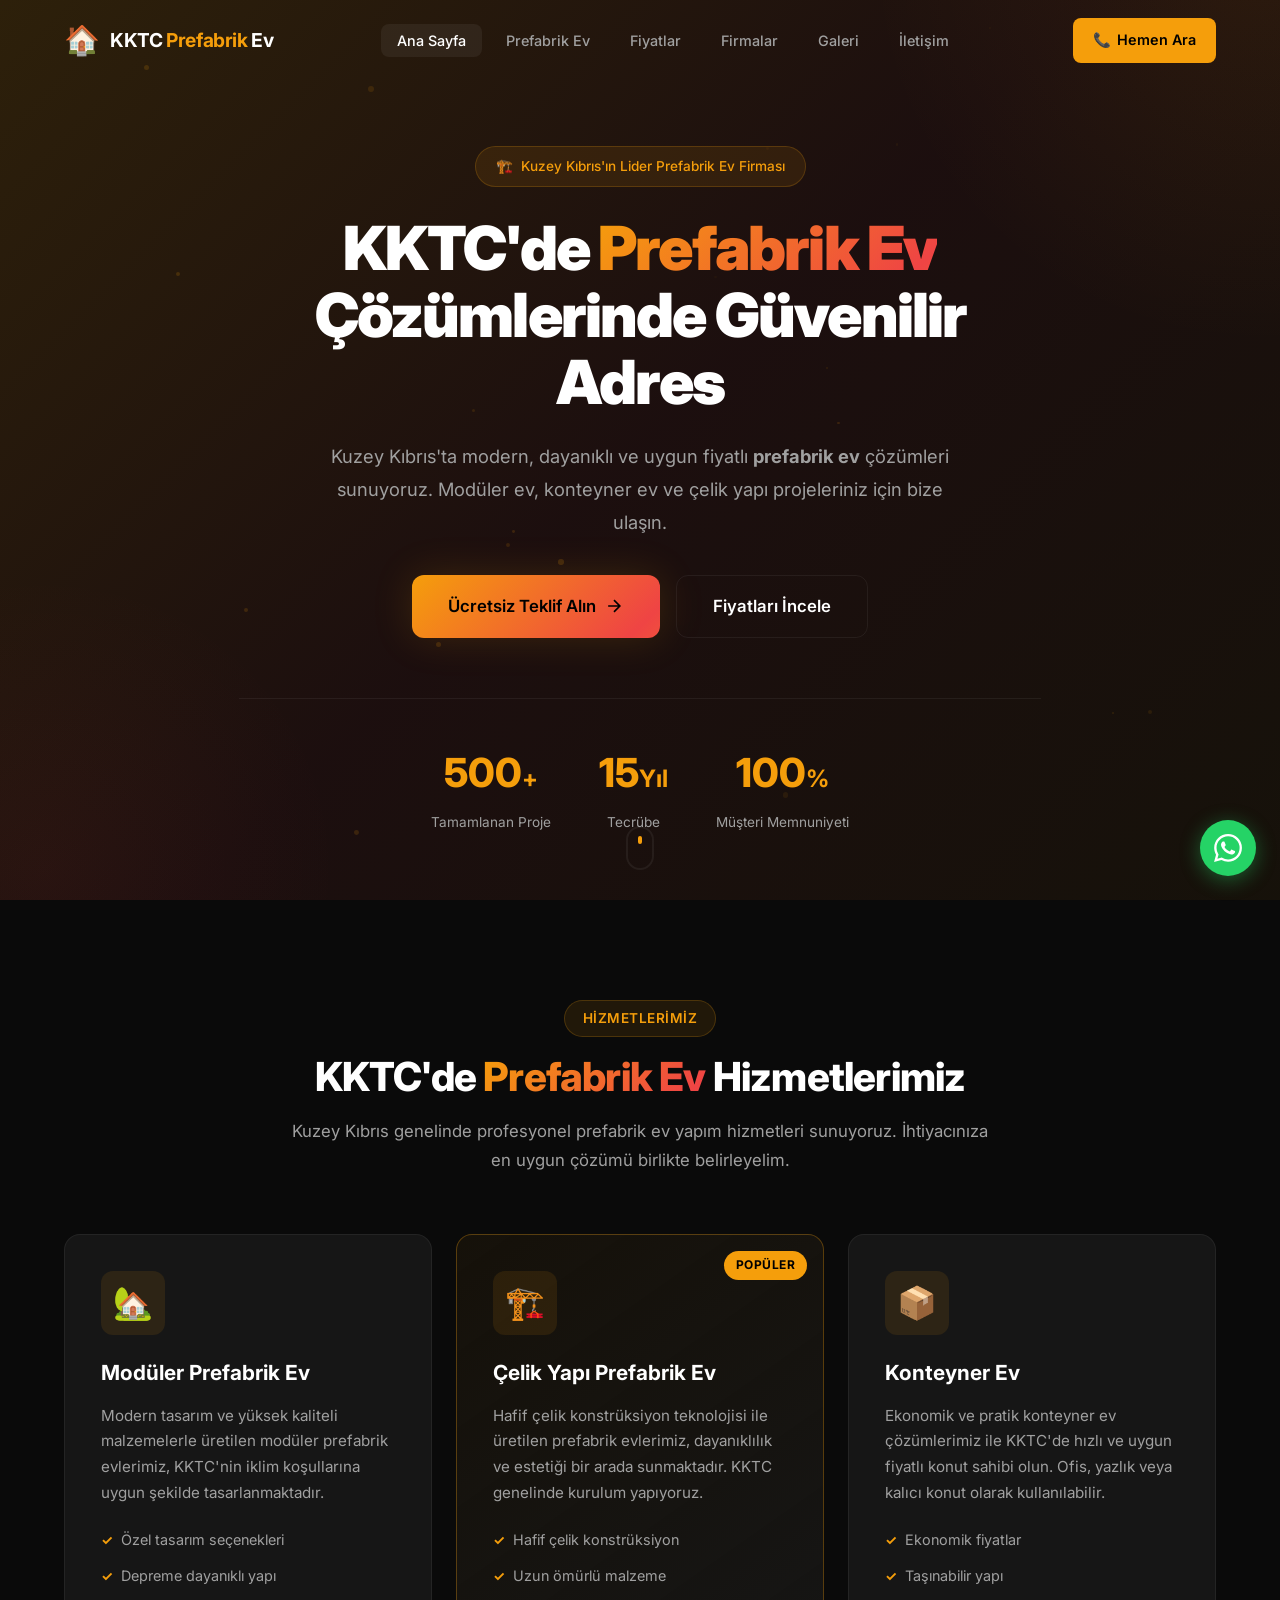
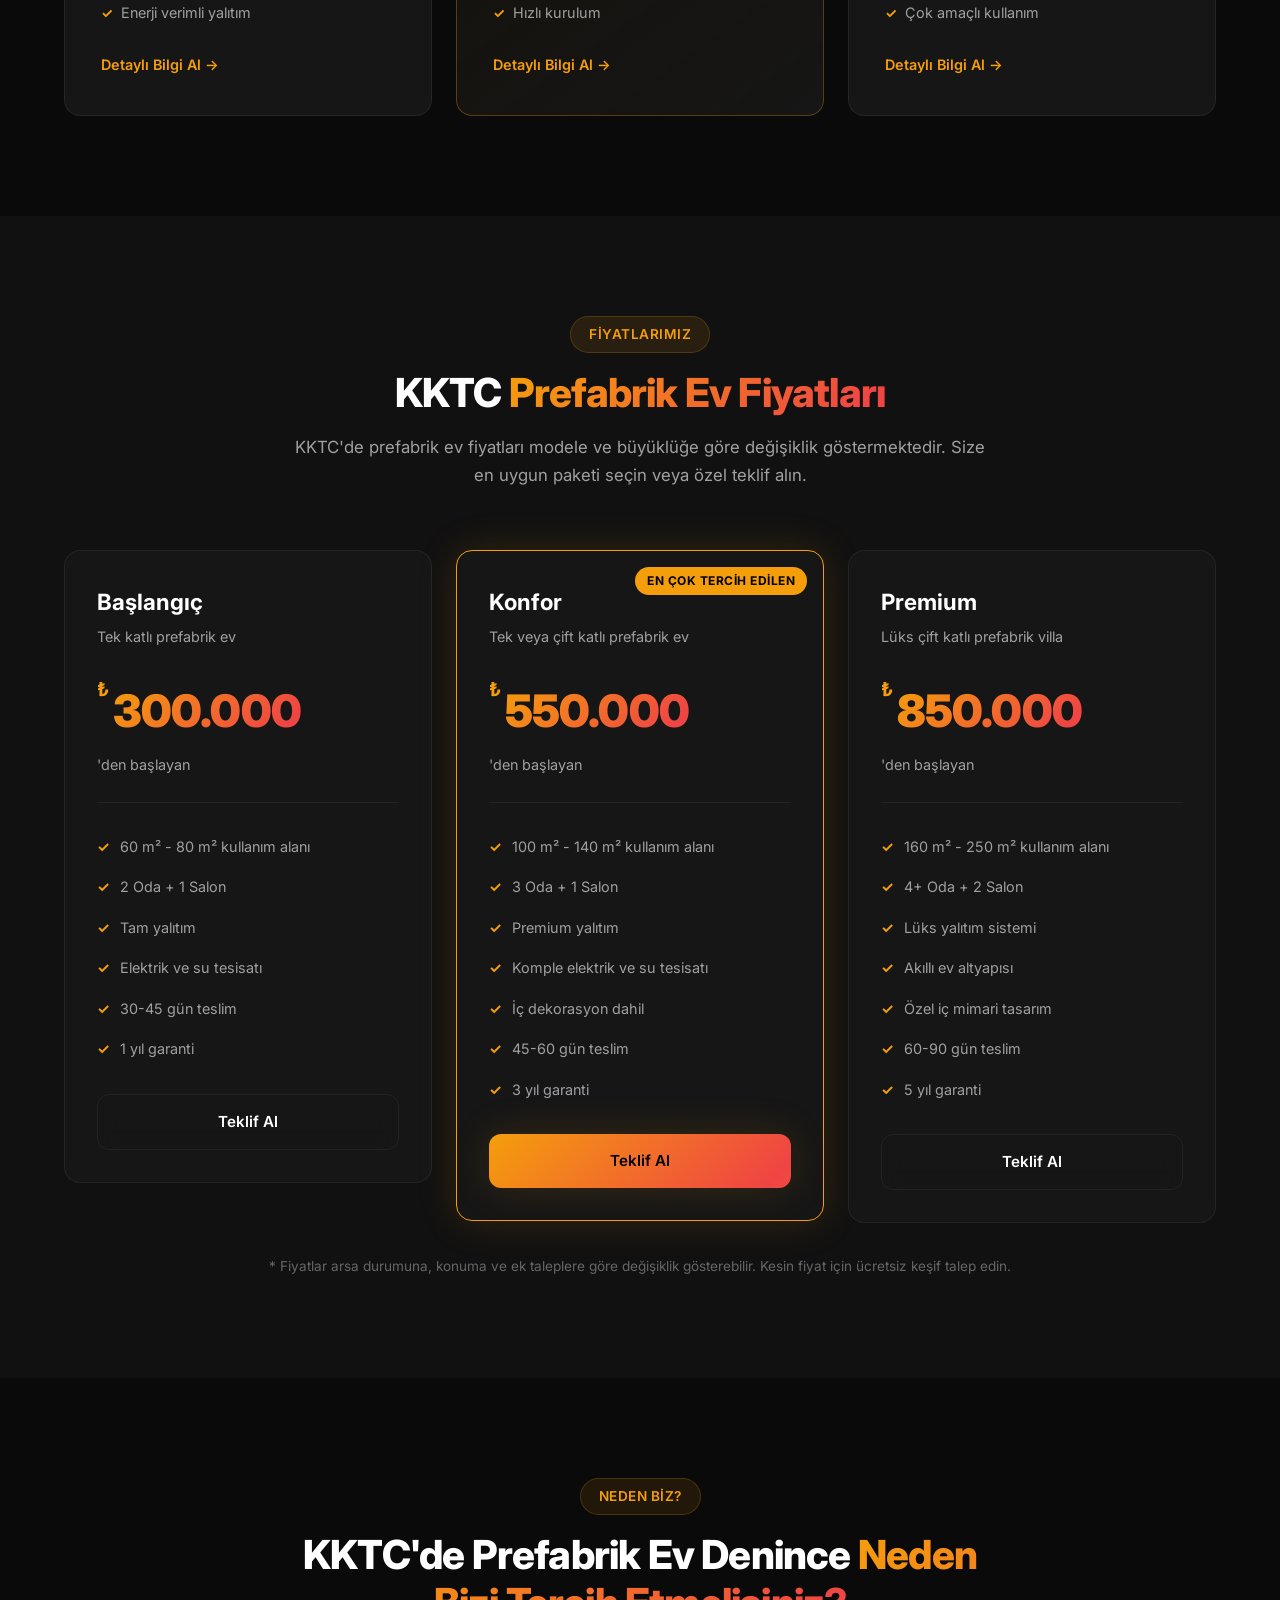
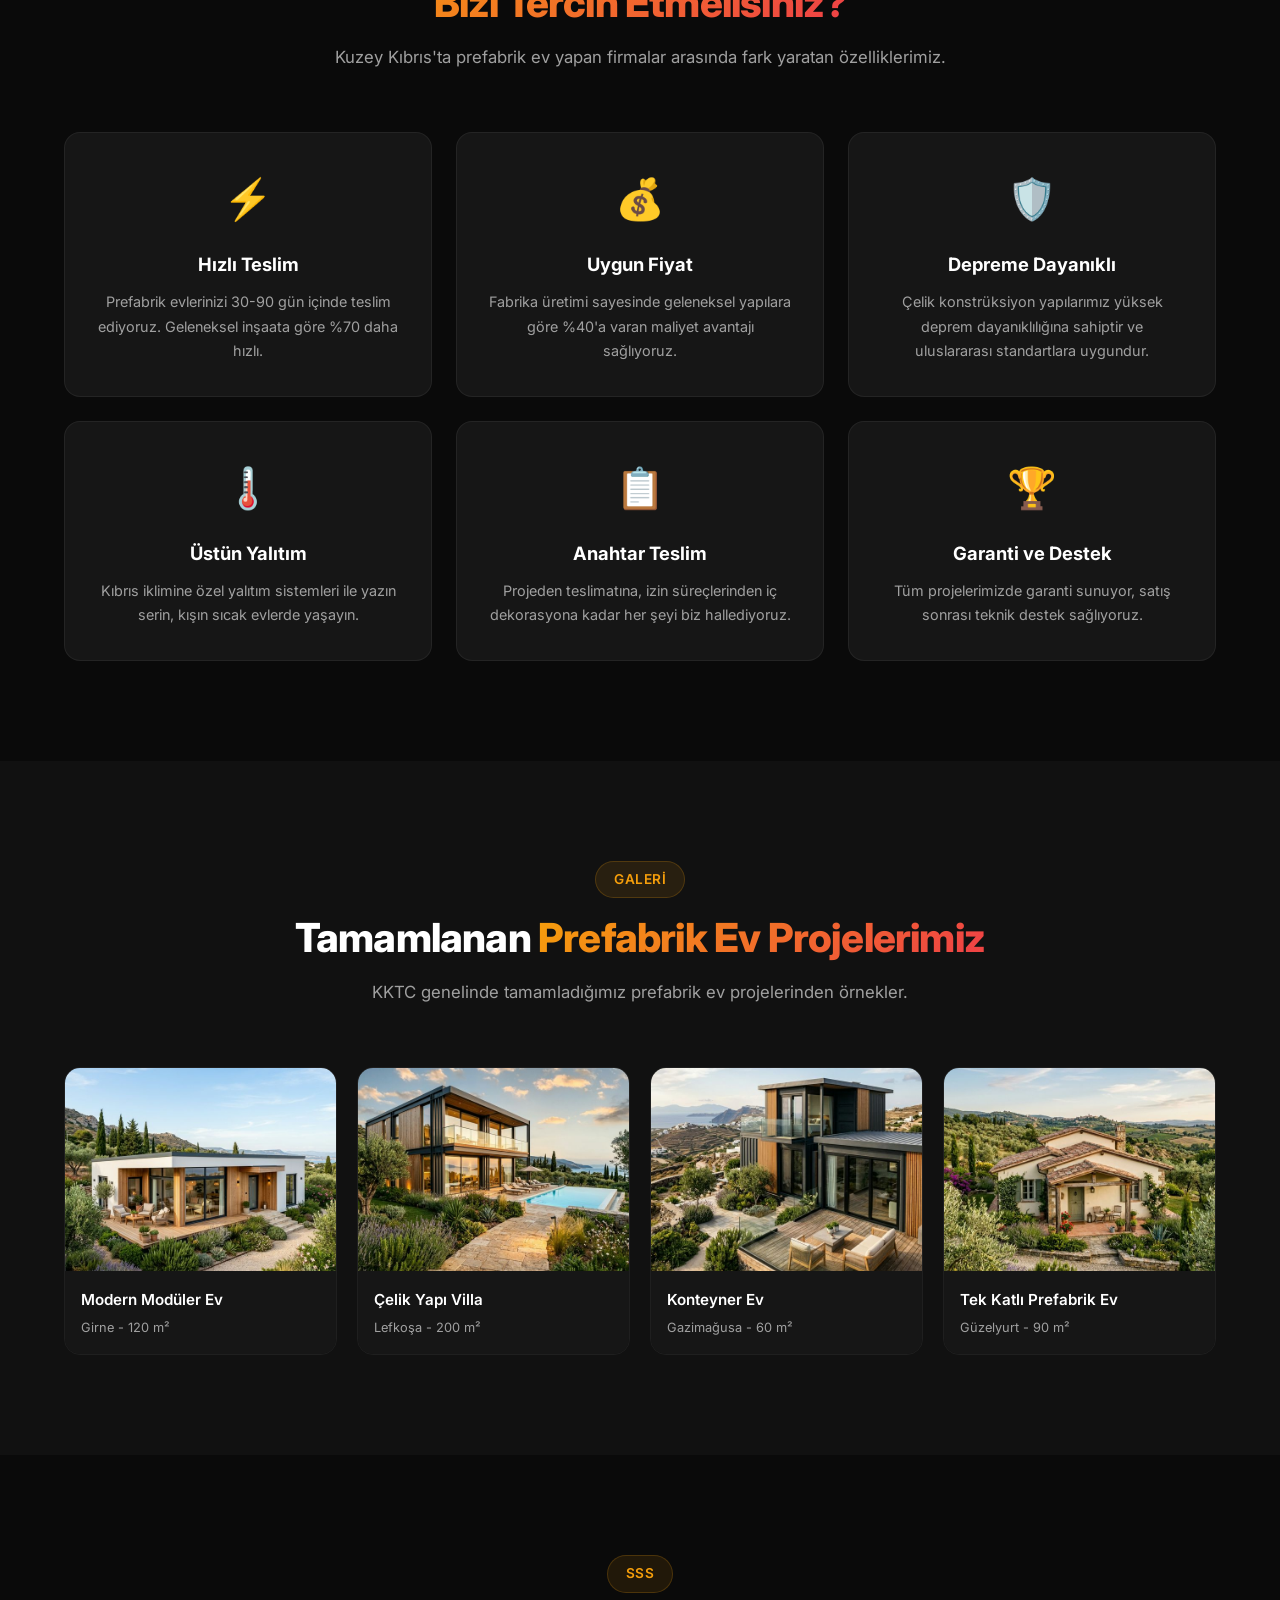
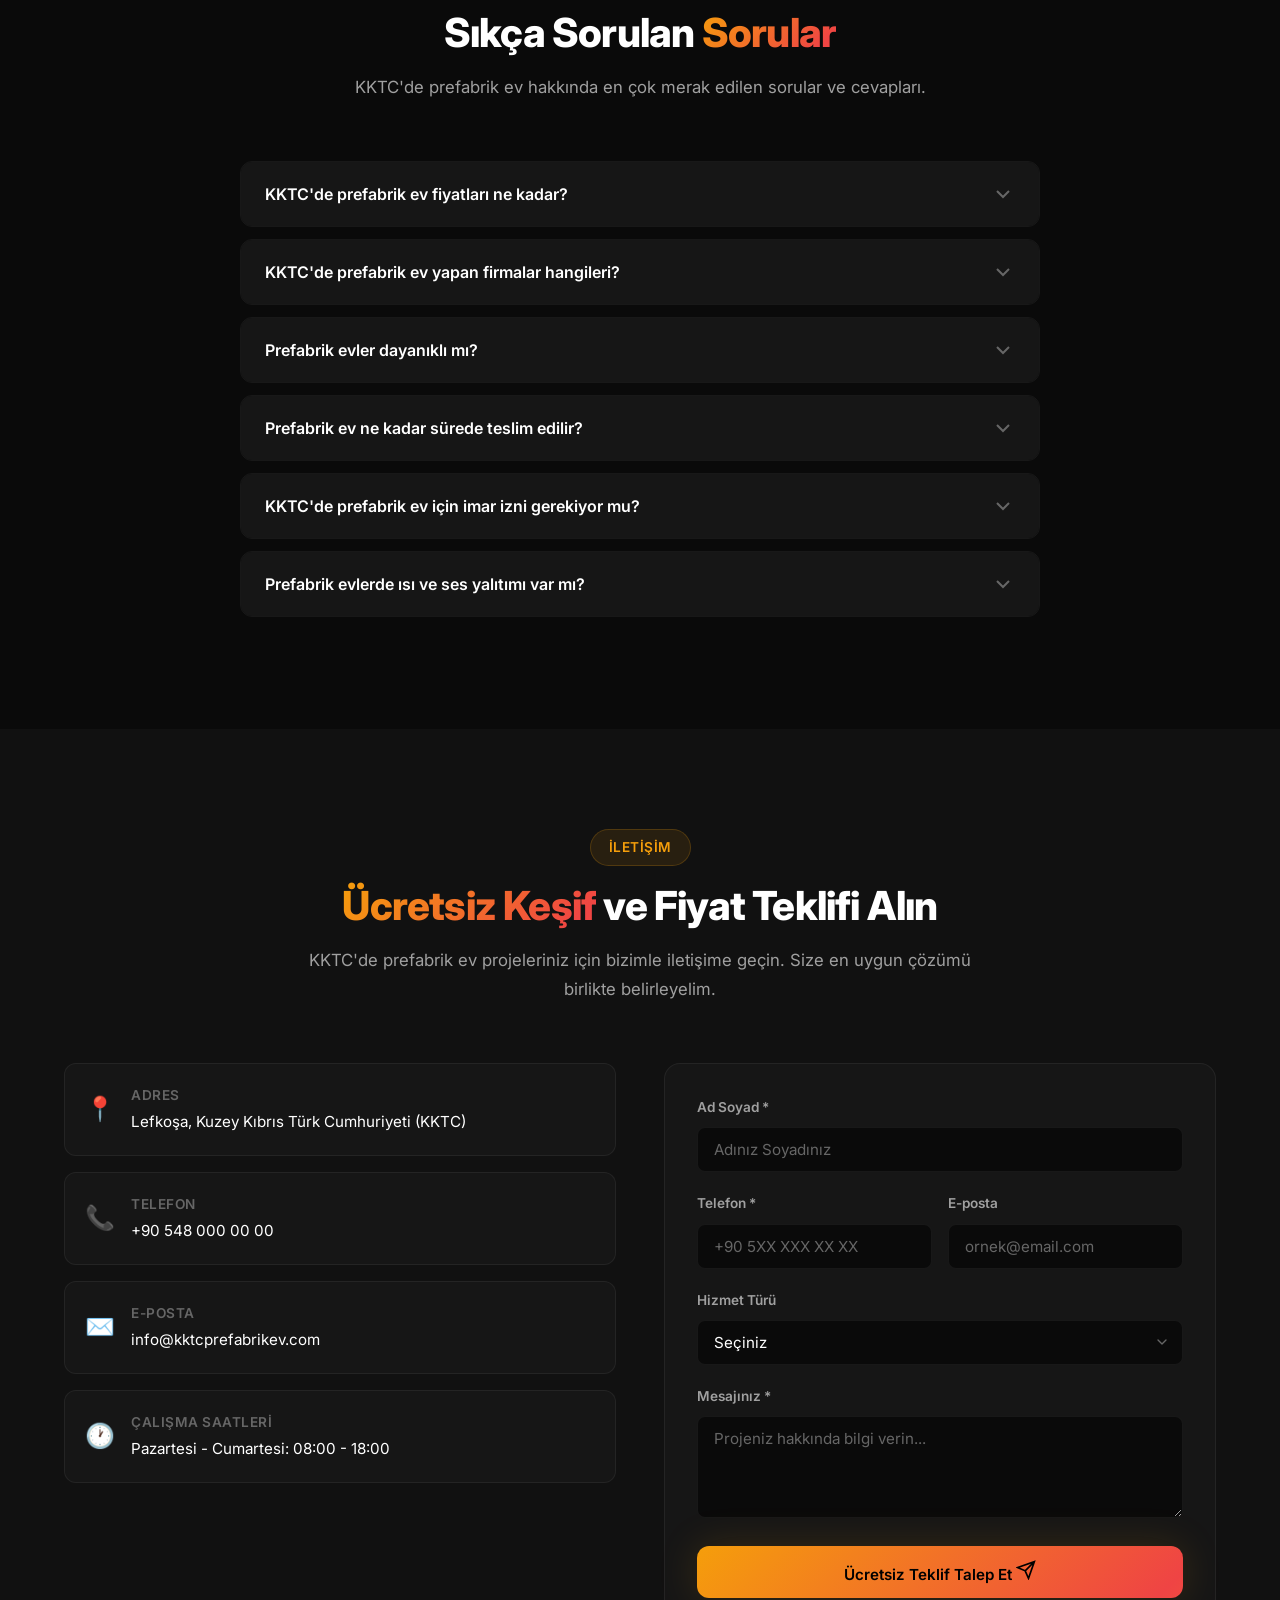
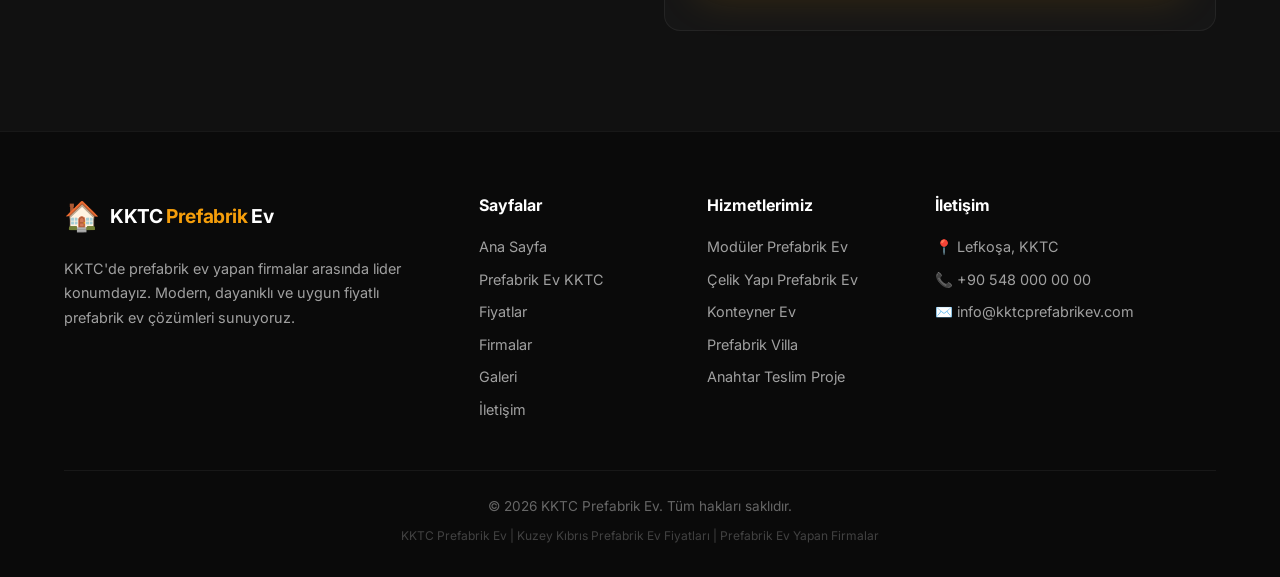
<file: index.html>
<!DOCTYPE html>
<html lang="tr">
<head>
    <meta charset="UTF-8">
    <meta name="viewport" content="width=device-width, initial-scale=1.0">
    <meta http-equiv="X-UA-Compatible" content="IE=edge">

    <!-- Primary SEO Meta Tags -->
    <title>KKTC Prefabrik Ev | Kuzey Kıbrıs'ta Prefabrik Ev Çözümleri ve Fiyatları</title>
    <meta name="description" content="KKTC'de prefabrik ev yapan firmalar arasında lider. Kuzey Kıbrıs'ta uygun prefabrik ev fiyatları, modüler ev, konteyner ev ve çelik yapı çözümleri. Ücretsiz keşif ve fiyat teklifi alın.">
    <meta name="keywords" content="kktc prefabrik ev, prefabrik ev kktc, kktc prefabrik ev fiyatları, kktc prefabrik ev yapan firmalar, kuzey kıbrıs prefabrik ev, kıbrıs prefabrik ev, modüler ev kktc, konteyner ev kktc">
    <meta name="author" content="KKTC Prefabrik Ev">
    <meta name="robots" content="index, follow, max-snippet:-1, max-image-preview:large, max-video-preview:-1">
    <link rel="canonical" href="https://www.kktcprefabrikev.com/">

    <!-- Open Graph / Facebook -->
    <meta property="og:type" content="website">
    <meta property="og:url" content="https://www.kktcprefabrikev.com/">
    <meta property="og:title" content="KKTC Prefabrik Ev | Kuzey Kıbrıs Prefabrik Ev Fiyatları">
    <meta property="og:description" content="KKTC'de prefabrik ev yapan firmalar arasında lider. Uygun fiyatlı, modern ve dayanıklı prefabrik ev çözümleri.">
    <meta property="og:image" content="https://www.kktcprefabrikev.com/images/og-image.jpg">
    <meta property="og:locale" content="tr_TR">
    <meta property="og:site_name" content="KKTC Prefabrik Ev">

    <!-- Twitter Card -->
    <meta name="twitter:card" content="summary_large_image">
    <meta name="twitter:url" content="https://www.kktcprefabrikev.com/">
    <meta name="twitter:title" content="KKTC Prefabrik Ev | Kuzey Kıbrıs Prefabrik Ev Fiyatları">
    <meta name="twitter:description" content="KKTC'de prefabrik ev yapan firmalar arasında lider. Uygun fiyatlı, modern ve dayanıklı prefabrik ev çözümleri.">
    <meta name="twitter:image" content="https://www.kktcprefabrikev.com/images/og-image.jpg">

    <!-- Hreflang -->
    <link rel="alternate" hreflang="tr" href="https://www.kktcprefabrikev.com/">
    <link rel="alternate" hreflang="x-default" href="https://www.kktcprefabrikev.com/">

    <!-- Favicon -->
    <link rel="icon" type="image/svg+xml" href="data:image/svg+xml,<svg xmlns='http://www.w3.org/2000/svg' viewBox='0 0 100 100'><text y='.9em' font-size='90'>🏠</text></svg>">

    <!-- Google Fonts -->
    <link rel="preconnect" href="https://fonts.googleapis.com">
    <link rel="preconnect" href="https://fonts.gstatic.com" crossorigin>
    <link href="https://fonts.googleapis.com/css2?family=Inter:wght@300;400;500;600;700;800;900&display=swap" rel="stylesheet">

    <!-- Stylesheets -->
    <link rel="stylesheet" href="style.css">
    <link rel="stylesheet" href="responsive.css">

    <!-- JSON-LD Structured Data: LocalBusiness -->
    <script type="application/ld+json">
    {
        "@context": "https://schema.org",
        "@type": "LocalBusiness",
        "name": "KKTC Prefabrik Ev",
        "description": "KKTC'de prefabrik ev yapan firmalar arasında lider. Kuzey Kıbrıs'ta uygun prefabrik ev fiyatları, modüler ev, konteyner ev ve çelik yapı çözümleri.",
        "url": "https://www.kktcprefabrikev.com",
        "telephone": "+90 548 000 00 00",
        "email": "info@kktcprefabrikev.com",
        "address": {
            "@type": "PostalAddress",
            "streetAddress": "Lefkoşa",
            "addressLocality": "Lefkoşa",
            "addressRegion": "KKTC",
            "addressCountry": "CY"
        },
        "geo": {
            "@type": "GeoCoordinates",
            "latitude": "35.1856",
            "longitude": "33.3823"
        },
        "image": "https://www.kktcprefabrikev.com/images/og-image.jpg",
        "priceRange": "₺₺",
        "openingHours": "Mo-Sa 08:00-18:00",
        "areaServed": {
            "@type": "Place",
            "name": "Kuzey Kıbrıs Türk Cumhuriyeti"
        },
        "sameAs": []
    }
    </script>

    <!-- JSON-LD Structured Data: FAQPage -->
    <script type="application/ld+json">
    {
        "@context": "https://schema.org",
        "@type": "FAQPage",
        "mainEntity": [
            {
                "@type": "Question",
                "name": "KKTC'de prefabrik ev fiyatları ne kadar?",
                "acceptedAnswer": {
                    "@type": "Answer",
                    "text": "KKTC'de prefabrik ev fiyatları modele, büyüklüğe ve malzeme kalitesine göre değişmektedir. Tek katlı prefabrik evler yaklaşık 300.000 TL'den başlarken, çift katlı lüks modeller 800.000 TL ve üzerine çıkabilmektedir. Detaylı fiyat bilgisi için bizimle iletişime geçin."
                }
            },
            {
                "@type": "Question",
                "name": "KKTC'de prefabrik ev yapan firmalar hangileri?",
                "acceptedAnswer": {
                    "@type": "Answer",
                    "text": "KKTC'de prefabrik ev yapan firmalar arasında biz KKTC Prefabrik Ev olarak lider konumdayız. Kuzey Kıbrıs genelinde modüler ev, konteyner ev ve çelik yapı çözümleri sunmaktayız."
                }
            },
            {
                "@type": "Question",
                "name": "Prefabrik evler dayanıklı mı?",
                "acceptedAnswer": {
                    "@type": "Answer",
                    "text": "Evet, modern prefabrik evler yüksek kaliteli çelik konstrüksiyon ve dayanıklı malzemelerle üretilmektedir. Depreme dayanıklı yapıları ve uzun ömürlü malzemeleri ile geleneksel yapılara eşdeğer veya daha üstün dayanıklılık sunar."
                }
            },
            {
                "@type": "Question",
                "name": "Prefabrik ev ne kadar sürede teslim edilir?",
                "acceptedAnswer": {
                    "@type": "Answer",
                    "text": "Prefabrik evlerimiz sipariş onayından itibaren ortalama 30-60 gün içinde teslim edilmektedir. Proje büyüklüğüne ve özel taleplere göre bu süre değişebilir."
                }
            },
            {
                "@type": "Question",
                "name": "KKTC'de prefabrik ev için imar izni gerekiyor mu?",
                "acceptedAnswer": {
                    "@type": "Answer",
                    "text": "Evet, KKTC'de prefabrik ev inşaatı için ilgili belediyeden imar izni ve yapı ruhsatı alınması gerekmektedir. Firmamız tüm izin süreçlerinde size yardımcı olmaktadır."
                }
            },
            {
                "@type": "Question",
                "name": "Prefabrik evlerde ısı ve ses yalıtımı var mı?",
                "acceptedAnswer": {
                    "@type": "Answer",
                    "text": "Evet, tüm prefabrik evlerimiz yüksek kaliteli ısı ve ses yalıtımı ile donatılmıştır. Kıbrıs'ın sıcak iklimine uygun özel yalıtım malzemeleri kullanılmaktadır."
                }
            }
        ]
    }
    </script>
</head>
<body>

    <!-- Header & Navigation -->
    <header id="header">
        <nav class="navbar" id="navbar">
            <div class="nav-container">
                <a href="#anasayfa" class="logo" aria-label="KKTC Prefabrik Ev Ana Sayfa">
                    <span class="logo-icon">🏠</span>
                    <span class="logo-text">KKTC <span class="logo-highlight">Prefabrik</span> Ev</span>
                </a>
                <ul class="nav-menu" id="nav-menu">
                    <li><a href="#anasayfa" class="nav-link">Ana Sayfa</a></li>
                    <li><a href="prefabrik-ev-kktc/index.html" class="nav-link">Prefabrik Ev</a></li>
                    <li><a href="kktc-prefabrik-ev-fiyatlari/index.html" class="nav-link">Fiyatlar</a></li>
                    <li><a href="kktc-prefabrik-ev-yapan-firmalar/index.html" class="nav-link">Firmalar</a></li>
                    <li><a href="#galeri" class="nav-link">Galeri</a></li>
                    <li><a href="#iletisim" class="nav-link">İletişim</a></li>
                </ul>
                <a href="tel:+905480000000" class="nav-cta" id="nav-cta">
                    <span class="cta-icon">📞</span> Hemen Ara
                </a>
                <button class="hamburger" id="hamburger" aria-label="Menüyü aç">
                    <span class="bar"></span>
                    <span class="bar"></span>
                    <span class="bar"></span>
                </button>
            </div>
        </nav>
    </header>

    <main>
        <!-- Hero Section -->
        <section id="anasayfa" class="hero" aria-label="Ana Sayfa">
            <div class="hero-bg-overlay"></div>
            <div class="hero-particles" id="hero-particles"></div>
            <div class="container hero-content">
                <div class="hero-badge">
                    <span>🏗️</span> Kuzey Kıbrıs'ın Lider Prefabrik Ev Firması
                </div>
                <h1>KKTC'de <span class="gradient-text">Prefabrik Ev</span> Çözümlerinde Güvenilir Adres</h1>
                <p class="hero-description">
                    Kuzey Kıbrıs'ta modern, dayanıklı ve uygun fiyatlı <strong>prefabrik ev</strong> çözümleri sunuyoruz.
                    Modüler ev, konteyner ev ve çelik yapı projeleriniz için bize ulaşın.
                </p>
                <div class="hero-actions">
                    <a href="#iletisim" class="btn btn-primary btn-lg">
                        <span>Ücretsiz Teklif Alın</span>
                        <svg width="20" height="20" viewBox="0 0 24 24" fill="none" stroke="currentColor" stroke-width="2"><path d="M5 12h14M12 5l7 7-7 7"/></svg>
                    </a>
                    <a href="#fiyatlar" class="btn btn-outline btn-lg">
                        <span>Fiyatları İncele</span>
                    </a>
                </div>
                <div class="hero-stats">
                    <div class="stat-item">
                        <span class="stat-number" data-count="500">0</span><span class="stat-suffix">+</span>
                        <span class="stat-label">Tamamlanan Proje</span>
                    </div>
                    <div class="stat-item">
                        <span class="stat-number" data-count="15">0</span><span class="stat-suffix">Yıl</span>
                        <span class="stat-label">Tecrübe</span>
                    </div>
                    <div class="stat-item">
                        <span class="stat-number" data-count="100">0</span><span class="stat-suffix">%</span>
                        <span class="stat-label">Müşteri Memnuniyeti</span>
                    </div>
                </div>
            </div>
            <div class="hero-scroll-indicator">
                <a href="#hizmetler" aria-label="Aşağı kaydır">
                    <span></span>
                </a>
            </div>
        </section>

        <!-- Hizmetler Section -->
        <section id="hizmetler" class="section services" aria-label="Hizmetlerimiz">
            <div class="container">
                <div class="section-header" data-animate>
                    <span class="section-badge">Hizmetlerimiz</span>
                    <h2>KKTC'de <span class="gradient-text">Prefabrik Ev</span> Hizmetlerimiz</h2>
                    <p class="section-desc">Kuzey Kıbrıs genelinde profesyonel prefabrik ev yapım hizmetleri sunuyoruz. İhtiyacınıza en uygun çözümü birlikte belirleyelim.</p>
                </div>
                <div class="services-grid">
                    <article class="service-card" data-animate>
                        <div class="service-icon-wrap">
                            <div class="service-icon">🏡</div>
                        </div>
                        <h3>Modüler Prefabrik Ev</h3>
                        <p>Modern tasarım ve yüksek kaliteli malzemelerle üretilen modüler prefabrik evlerimiz, KKTC'nin iklim koşullarına uygun şekilde tasarlanmaktadır.</p>
                        <ul class="service-features">
                            <li>Özel tasarım seçenekleri</li>
                            <li>Depreme dayanıklı yapı</li>
                            <li>Enerji verimli yalıtım</li>
                        </ul>
                        <a href="#iletisim" class="service-link">Detaylı Bilgi Al →</a>
                    </article>
                    <article class="service-card featured" data-animate>
                        <div class="featured-badge">Popüler</div>
                        <div class="service-icon-wrap">
                            <div class="service-icon">🏗️</div>
                        </div>
                        <h3>Çelik Yapı Prefabrik Ev</h3>
                        <p>Hafif çelik konstrüksiyon teknolojisi ile üretilen prefabrik evlerimiz, dayanıklılık ve estetiği bir arada sunmaktadır. KKTC genelinde kurulum yapıyoruz.</p>
                        <ul class="service-features">
                            <li>Hafif çelik konstrüksiyon</li>
                            <li>Uzun ömürlü malzeme</li>
                            <li>Hızlı kurulum</li>
                        </ul>
                        <a href="#iletisim" class="service-link">Detaylı Bilgi Al →</a>
                    </article>
                    <article class="service-card" data-animate>
                        <div class="service-icon-wrap">
                            <div class="service-icon">📦</div>
                        </div>
                        <h3>Konteyner Ev</h3>
                        <p>Ekonomik ve pratik konteyner ev çözümlerimiz ile KKTC'de hızlı ve uygun fiyatlı konut sahibi olun. Ofis, yazlık veya kalıcı konut olarak kullanılabilir.</p>
                        <ul class="service-features">
                            <li>Ekonomik fiyatlar</li>
                            <li>Taşınabilir yapı</li>
                            <li>Çok amaçlı kullanım</li>
                        </ul>
                        <a href="#iletisim" class="service-link">Detaylı Bilgi Al →</a>
                    </article>
                </div>
            </div>
        </section>

        <!-- Fiyatlar Section -->
        <section id="fiyatlar" class="section pricing" aria-label="KKTC Prefabrik Ev Fiyatları">
            <div class="container">
                <div class="section-header" data-animate>
                    <span class="section-badge">Fiyatlarımız</span>
                    <h2>KKTC <span class="gradient-text">Prefabrik Ev Fiyatları</span></h2>
                    <p class="section-desc">KKTC'de prefabrik ev fiyatları modele ve büyüklüğe göre değişiklik göstermektedir. Size en uygun paketi seçin veya özel teklif alın.</p>
                </div>
                <div class="pricing-grid">
                    <article class="pricing-card" data-animate>
                        <div class="pricing-header">
                            <h3>Başlangıç</h3>
                            <p class="pricing-desc">Tek katlı prefabrik ev</p>
                        </div>
                        <div class="pricing-body">
                            <div class="price">
                                <span class="price-currency">₺</span>
                                <span class="price-amount">300.000</span>
                                <span class="price-period">'den başlayan</span>
                            </div>
                            <ul class="pricing-features">
                                <li><span class="check">✓</span> 60 m² - 80 m² kullanım alanı</li>
                                <li><span class="check">✓</span> 2 Oda + 1 Salon</li>
                                <li><span class="check">✓</span> Tam yalıtım</li>
                                <li><span class="check">✓</span> Elektrik ve su tesisatı</li>
                                <li><span class="check">✓</span> 30-45 gün teslim</li>
                                <li><span class="check">✓</span> 1 yıl garanti</li>
                            </ul>
                            <a href="#iletisim" class="btn btn-outline btn-full">Teklif Al</a>
                        </div>
                    </article>
                    <article class="pricing-card featured" data-animate>
                        <div class="featured-badge">En Çok Tercih Edilen</div>
                        <div class="pricing-header">
                            <h3>Konfor</h3>
                            <p class="pricing-desc">Tek veya çift katlı prefabrik ev</p>
                        </div>
                        <div class="pricing-body">
                            <div class="price">
                                <span class="price-currency">₺</span>
                                <span class="price-amount">550.000</span>
                                <span class="price-period">'den başlayan</span>
                            </div>
                            <ul class="pricing-features">
                                <li><span class="check">✓</span> 100 m² - 140 m² kullanım alanı</li>
                                <li><span class="check">✓</span> 3 Oda + 1 Salon</li>
                                <li><span class="check">✓</span> Premium yalıtım</li>
                                <li><span class="check">✓</span> Komple elektrik ve su tesisatı</li>
                                <li><span class="check">✓</span> İç dekorasyon dahil</li>
                                <li><span class="check">✓</span> 45-60 gün teslim</li>
                                <li><span class="check">✓</span> 3 yıl garanti</li>
                            </ul>
                            <a href="#iletisim" class="btn btn-primary btn-full">Teklif Al</a>
                        </div>
                    </article>
                    <article class="pricing-card" data-animate>
                        <div class="pricing-header">
                            <h3>Premium</h3>
                            <p class="pricing-desc">Lüks çift katlı prefabrik villa</p>
                        </div>
                        <div class="pricing-body">
                            <div class="price">
                                <span class="price-currency">₺</span>
                                <span class="price-amount">850.000</span>
                                <span class="price-period">'den başlayan</span>
                            </div>
                            <ul class="pricing-features">
                                <li><span class="check">✓</span> 160 m² - 250 m² kullanım alanı</li>
                                <li><span class="check">✓</span> 4+ Oda + 2 Salon</li>
                                <li><span class="check">✓</span> Lüks yalıtım sistemi</li>
                                <li><span class="check">✓</span> Akıllı ev altyapısı</li>
                                <li><span class="check">✓</span> Özel iç mimari tasarım</li>
                                <li><span class="check">✓</span> 60-90 gün teslim</li>
                                <li><span class="check">✓</span> 5 yıl garanti</li>
                            </ul>
                            <a href="#iletisim" class="btn btn-outline btn-full">Teklif Al</a>
                        </div>
                    </article>
                </div>
                <p class="pricing-note">* Fiyatlar arsa durumuna, konuma ve ek taleplere göre değişiklik gösterebilir. Kesin fiyat için ücretsiz keşif talep edin.</p>
            </div>
        </section>

        <!-- Neden Biz Section -->
        <section id="neden-biz" class="section why-us" aria-label="Neden Biz">
            <div class="container">
                <div class="section-header" data-animate>
                    <span class="section-badge">Neden Biz?</span>
                    <h2>KKTC'de Prefabrik Ev Denince <span class="gradient-text">Neden Bizi Tercih Etmelisiniz?</span></h2>
                    <p class="section-desc">Kuzey Kıbrıs'ta prefabrik ev yapan firmalar arasında fark yaratan özelliklerimiz.</p>
                </div>
                <div class="why-us-grid">
                    <div class="why-us-card" data-animate>
                        <div class="why-icon">⚡</div>
                        <h3>Hızlı Teslim</h3>
                        <p>Prefabrik evlerinizi 30-90 gün içinde teslim ediyoruz. Geleneksel inşaata göre %70 daha hızlı.</p>
                    </div>
                    <div class="why-us-card" data-animate>
                        <div class="why-icon">💰</div>
                        <h3>Uygun Fiyat</h3>
                        <p>Fabrika üretimi sayesinde geleneksel yapılara göre %40'a varan maliyet avantajı sağlıyoruz.</p>
                    </div>
                    <div class="why-us-card" data-animate>
                        <div class="why-icon">🛡️</div>
                        <h3>Depreme Dayanıklı</h3>
                        <p>Çelik konstrüksiyon yapılarımız yüksek deprem dayanıklılığına sahiptir ve uluslararası standartlara uygundur.</p>
                    </div>
                    <div class="why-us-card" data-animate>
                        <div class="why-icon">🌡️</div>
                        <h3>Üstün Yalıtım</h3>
                        <p>Kıbrıs iklimine özel yalıtım sistemleri ile yazın serin, kışın sıcak evlerde yaşayın.</p>
                    </div>
                    <div class="why-us-card" data-animate>
                        <div class="why-icon">📋</div>
                        <h3>Anahtar Teslim</h3>
                        <p>Projeden teslimatına, izin süreçlerinden iç dekorasyona kadar her şeyi biz hallediyoruz.</p>
                    </div>
                    <div class="why-us-card" data-animate>
                        <div class="why-icon">🏆</div>
                        <h3>Garanti ve Destek</h3>
                        <p>Tüm projelerimizde garanti sunuyor, satış sonrası teknik destek sağlıyoruz.</p>
                    </div>
                </div>
            </div>
        </section>

        <!-- Galeri Section -->
        <section id="galeri" class="section gallery" aria-label="Proje Galerisi">
            <div class="container">
                <div class="section-header" data-animate>
                    <span class="section-badge">Galeri</span>
                    <h2>Tamamlanan <span class="gradient-text">Prefabrik Ev Projelerimiz</span></h2>
                    <p class="section-desc">KKTC genelinde tamamladığımız prefabrik ev projelerinden örnekler.</p>
                </div>
                <div class="gallery-grid">
                    <div class="gallery-item" data-animate>
                        <div class="gallery-image" id="gallery-img-1">
                            <img src="images/gallery-1.png" alt="KKTC Girne'de modern modüler prefabrik ev projesi - 120 m²" loading="lazy" width="400" height="300">
                        </div>
                        <div class="gallery-info">
                            <h3>Modern Modüler Ev</h3>
                            <p>Girne - 120 m²</p>
                        </div>
                    </div>
                    <div class="gallery-item" data-animate>
                        <div class="gallery-image" id="gallery-img-2">
                            <img src="images/gallery-2.png" alt="KKTC Lefkoşa'da çelik yapı prefabrik villa - 200 m²" loading="lazy" width="400" height="300">
                        </div>
                        <div class="gallery-info">
                            <h3>Çelik Yapı Villa</h3>
                            <p>Lefkoşa - 200 m²</p>
                        </div>
                    </div>
                    <div class="gallery-item" data-animate>
                        <div class="gallery-image" id="gallery-img-3">
                            <img src="images/gallery-3.png" alt="KKTC Gazimağusa'da konteyner ev projesi - 60 m²" loading="lazy" width="400" height="300">
                        </div>
                        <div class="gallery-info">
                            <h3>Konteyner Ev</h3>
                            <p>Gazimağusa - 60 m²</p>
                        </div>
                    </div>
                    <div class="gallery-item" data-animate>
                        <div class="gallery-image" id="gallery-img-4">
                            <img src="images/gallery-4.png" alt="KKTC Güzelyurt'ta tek katlı prefabrik ev - 90 m²" loading="lazy" width="400" height="300">
                        </div>
                        <div class="gallery-info">
                            <h3>Tek Katlı Prefabrik Ev</h3>
                            <p>Güzelyurt - 90 m²</p>
                        </div>
                    </div>
                </div>
            </div>
        </section>

        <!-- SSS (FAQ) Section -->
        <section id="sss" class="section faq" aria-label="Sıkça Sorulan Sorular">
            <div class="container">
                <div class="section-header" data-animate>
                    <span class="section-badge">SSS</span>
                    <h2>Sıkça Sorulan <span class="gradient-text">Sorular</span></h2>
                    <p class="section-desc">KKTC'de prefabrik ev hakkında en çok merak edilen sorular ve cevapları.</p>
                </div>
                <div class="faq-list" data-animate>
                    <div class="faq-item">
                        <button class="faq-question" aria-expanded="false">
                            <span>KKTC'de prefabrik ev fiyatları ne kadar?</span>
                            <svg class="faq-arrow" width="24" height="24" viewBox="0 0 24 24" fill="none" stroke="currentColor" stroke-width="2"><path d="M6 9l6 6 6-6"/></svg>
                        </button>
                        <div class="faq-answer">
                            <p>KKTC'de prefabrik ev fiyatları modele, büyüklüğe ve malzeme kalitesine göre değişmektedir. Tek katlı prefabrik evler yaklaşık 300.000 TL'den başlarken, çift katlı lüks modeller 800.000 TL ve üzerine çıkabilmektedir. Detaylı fiyat bilgisi için bizimle iletişime geçin.</p>
                        </div>
                    </div>
                    <div class="faq-item">
                        <button class="faq-question" aria-expanded="false">
                            <span>KKTC'de prefabrik ev yapan firmalar hangileri?</span>
                            <svg class="faq-arrow" width="24" height="24" viewBox="0 0 24 24" fill="none" stroke="currentColor" stroke-width="2"><path d="M6 9l6 6 6-6"/></svg>
                        </button>
                        <div class="faq-answer">
                            <p>KKTC'de prefabrik ev yapan firmalar arasında biz KKTC Prefabrik Ev olarak lider konumdayız. Kuzey Kıbrıs genelinde modüler ev, konteyner ev ve çelik yapı çözümleri sunmaktayız. 15 yılı aşkın tecrübemiz ve 500'den fazla tamamlanmış projemizle hizmetinizdeyiz.</p>
                        </div>
                    </div>
                    <div class="faq-item">
                        <button class="faq-question" aria-expanded="false">
                            <span>Prefabrik evler dayanıklı mı?</span>
                            <svg class="faq-arrow" width="24" height="24" viewBox="0 0 24 24" fill="none" stroke="currentColor" stroke-width="2"><path d="M6 9l6 6 6-6"/></svg>
                        </button>
                        <div class="faq-answer">
                            <p>Evet, modern prefabrik evler yüksek kaliteli çelik konstrüksiyon ve dayanıklı malzemelerle üretilmektedir. Depreme dayanıklı yapıları ve uzun ömürlü malzemeleri ile geleneksel yapılara eşdeğer veya daha üstün dayanıklılık sunar.</p>
                        </div>
                    </div>
                    <div class="faq-item">
                        <button class="faq-question" aria-expanded="false">
                            <span>Prefabrik ev ne kadar sürede teslim edilir?</span>
                            <svg class="faq-arrow" width="24" height="24" viewBox="0 0 24 24" fill="none" stroke="currentColor" stroke-width="2"><path d="M6 9l6 6 6-6"/></svg>
                        </button>
                        <div class="faq-answer">
                            <p>Prefabrik evlerimiz sipariş onayından itibaren ortalama 30-60 gün içinde teslim edilmektedir. Proje büyüklüğüne ve özel taleplere göre bu süre değişebilir. Premium villa projelerinde teslim süresi 60-90 gün olabilmektedir.</p>
                        </div>
                    </div>
                    <div class="faq-item">
                        <button class="faq-question" aria-expanded="false">
                            <span>KKTC'de prefabrik ev için imar izni gerekiyor mu?</span>
                            <svg class="faq-arrow" width="24" height="24" viewBox="0 0 24 24" fill="none" stroke="currentColor" stroke-width="2"><path d="M6 9l6 6 6-6"/></svg>
                        </button>
                        <div class="faq-answer">
                            <p>Evet, KKTC'de prefabrik ev inşaatı için ilgili belediyeden imar izni ve yapı ruhsatı alınması gerekmektedir. Firmamız tüm izin süreçlerinde size yardımcı olmaktadır ve gerekli başvuruları sizin adınıza takip etmektedir.</p>
                        </div>
                    </div>
                    <div class="faq-item">
                        <button class="faq-question" aria-expanded="false">
                            <span>Prefabrik evlerde ısı ve ses yalıtımı var mı?</span>
                            <svg class="faq-arrow" width="24" height="24" viewBox="0 0 24 24" fill="none" stroke="currentColor" stroke-width="2"><path d="M6 9l6 6 6-6"/></svg>
                        </button>
                        <div class="faq-answer">
                            <p>Evet, tüm prefabrik evlerimiz yüksek kaliteli ısı ve ses yalıtımı ile donatılmıştır. Kıbrıs'ın sıcak iklimine uygun özel yalıtım malzemeleri kullanılmakta olup, enerji tasarrufu sağlanmaktadır.</p>
                        </div>
                    </div>
                </div>
            </div>
        </section>

        <!-- İletişim Section -->
        <section id="iletisim" class="section contact" aria-label="İletişim">
            <div class="container">
                <div class="section-header" data-animate>
                    <span class="section-badge">İletişim</span>
                    <h2><span class="gradient-text">Ücretsiz Keşif</span> ve Fiyat Teklifi Alın</h2>
                    <p class="section-desc">KKTC'de prefabrik ev projeleriniz için bizimle iletişime geçin. Size en uygun çözümü birlikte belirleyelim.</p>
                </div>
                <div class="contact-grid">
                    <div class="contact-info" data-animate>
                        <div class="contact-card">
                            <div class="contact-icon">📍</div>
                            <div>
                                <h3>Adres</h3>
                                <p>Lefkoşa, Kuzey Kıbrıs Türk Cumhuriyeti (KKTC)</p>
                            </div>
                        </div>
                        <div class="contact-card">
                            <div class="contact-icon">📞</div>
                            <div>
                                <h3>Telefon</h3>
                                <p><a href="tel:+905480000000">+90 548 000 00 00</a></p>
                            </div>
                        </div>
                        <div class="contact-card">
                            <div class="contact-icon">✉️</div>
                            <div>
                                <h3>E-posta</h3>
                                <p><a href="mailto:info@kktcprefabrikev.com">info@kktcprefabrikev.com</a></p>
                            </div>
                        </div>
                        <div class="contact-card">
                            <div class="contact-icon">🕐</div>
                            <div>
                                <h3>Çalışma Saatleri</h3>
                                <p>Pazartesi - Cumartesi: 08:00 - 18:00</p>
                            </div>
                        </div>
                    </div>
                    <form class="contact-form" data-animate id="contact-form" action="#" method="POST">
                        <div class="form-group">
                            <label for="name">Ad Soyad *</label>
                            <input type="text" id="name" name="name" placeholder="Adınız Soyadınız" required>
                        </div>
                        <div class="form-row">
                            <div class="form-group">
                                <label for="phone">Telefon *</label>
                                <input type="tel" id="phone" name="phone" placeholder="+90 5XX XXX XX XX" required>
                            </div>
                            <div class="form-group">
                                <label for="email">E-posta</label>
                                <input type="email" id="email" name="email" placeholder="ornek@email.com">
                            </div>
                        </div>
                        <div class="form-group">
                            <label for="service">Hizmet Türü</label>
                            <select id="service" name="service">
                                <option value="">Seçiniz</option>
                                <option value="moduler">Modüler Prefabrik Ev</option>
                                <option value="celik">Çelik Yapı Prefabrik Ev</option>
                                <option value="konteyner">Konteyner Ev</option>
                                <option value="villa">Prefabrik Villa</option>
                                <option value="diger">Diğer</option>
                            </select>
                        </div>
                        <div class="form-group">
                            <label for="message">Mesajınız *</label>
                            <textarea id="message" name="message" rows="4" placeholder="Projeniz hakkında bilgi verin..." required></textarea>
                        </div>
                        <button type="submit" class="btn btn-primary btn-full" id="submit-btn">
                            <span>Ücretsiz Teklif Talep Et</span>
                            <svg width="20" height="20" viewBox="0 0 24 24" fill="none" stroke="currentColor" stroke-width="2"><path d="M22 2L11 13M22 2l-7 20-4-9-9-4 20-7z"/></svg>
                        </button>
                    </form>
                </div>
            </div>
        </section>
    </main>

    <!-- Footer -->
    <footer class="footer" id="footer">
        <div class="container">
            <div class="footer-grid">
                <div class="footer-about">
                    <a href="#anasayfa" class="footer-logo">
                        <span class="logo-icon">🏠</span>
                        <span class="logo-text">KKTC <span class="logo-highlight">Prefabrik</span> Ev</span>
                    </a>
                    <p>KKTC'de prefabrik ev yapan firmalar arasında lider konumdayız. Modern, dayanıklı ve uygun fiyatlı prefabrik ev çözümleri sunuyoruz.</p>
                </div>
                <div class="footer-links">
                    <h4>Sayfalar</h4>
                    <ul>
                        <li><a href="#anasayfa">Ana Sayfa</a></li>
                        <li><a href="prefabrik-ev-kktc/index.html">Prefabrik Ev KKTC</a></li>
                        <li><a href="kktc-prefabrik-ev-fiyatlari/index.html">Fiyatlar</a></li>
                        <li><a href="kktc-prefabrik-ev-yapan-firmalar/index.html">Firmalar</a></li>
                        <li><a href="#galeri">Galeri</a></li>
                        <li><a href="#iletisim">İletişim</a></li>
                    </ul>
                </div>
                <div class="footer-services">
                    <h4>Hizmetlerimiz</h4>
                    <ul>
                        <li><a href="#hizmetler">Modüler Prefabrik Ev</a></li>
                        <li><a href="#hizmetler">Çelik Yapı Prefabrik Ev</a></li>
                        <li><a href="#hizmetler">Konteyner Ev</a></li>
                        <li><a href="#hizmetler">Prefabrik Villa</a></li>
                        <li><a href="#hizmetler">Anahtar Teslim Proje</a></li>
                    </ul>
                </div>
                <div class="footer-contact">
                    <h4>İletişim</h4>
                    <ul>
                        <li>📍 Lefkoşa, KKTC</li>
                        <li>📞 <a href="tel:+905480000000">+90 548 000 00 00</a></li>
                        <li>✉️ <a href="mailto:info@kktcprefabrikev.com">info@kktcprefabrikev.com</a></li>
                    </ul>
                </div>
            </div>
            <div class="footer-bottom">
                <p>&copy; 2026 KKTC Prefabrik Ev. Tüm hakları saklıdır.</p>
                <p class="footer-seo">KKTC Prefabrik Ev | Kuzey Kıbrıs Prefabrik Ev Fiyatları | Prefabrik Ev Yapan Firmalar</p>
            </div>
        </div>
    </footer>

    <!-- WhatsApp Float Button -->
    <a href="https://wa.me/905480000000" class="whatsapp-float" target="_blank" rel="noopener noreferrer" aria-label="WhatsApp ile iletişime geçin">
        <svg width="28" height="28" viewBox="0 0 24 24" fill="white"><path d="M17.472 14.382c-.297-.149-1.758-.867-2.03-.967-.273-.099-.471-.148-.67.15-.197.297-.767.966-.94 1.164-.173.199-.347.223-.644.075-.297-.15-1.255-.463-2.39-1.475-.883-.788-1.48-1.761-1.653-2.059-.173-.297-.018-.458.13-.606.134-.133.298-.347.446-.52.149-.174.198-.298.298-.497.099-.198.05-.371-.025-.52-.075-.149-.669-1.612-.916-2.207-.242-.579-.487-.5-.669-.51-.173-.008-.371-.01-.57-.01-.198 0-.52.074-.792.372-.272.297-1.04 1.016-1.04 2.479 0 1.462 1.065 2.875 1.213 3.074.149.198 2.096 3.2 5.077 4.487.709.306 1.262.489 1.694.625.712.227 1.36.195 1.871.118.571-.085 1.758-.719 2.006-1.413.248-.694.248-1.289.173-1.413-.074-.124-.272-.198-.57-.347m-5.421 7.403h-.004a9.87 9.87 0 01-5.031-1.378l-.361-.214-3.741.982.998-3.648-.235-.374a9.86 9.86 0 01-1.51-5.26c.001-5.45 4.436-9.884 9.888-9.884 2.64 0 5.122 1.03 6.988 2.898a9.825 9.825 0 012.893 6.994c-.003 5.45-4.437 9.884-9.885 9.884m8.413-18.297A11.815 11.815 0 0012.05 0C5.495 0 .16 5.335.157 11.892c0 2.096.547 4.142 1.588 5.945L.057 24l6.305-1.654a11.882 11.882 0 005.683 1.448h.005c6.554 0 11.89-5.335 11.893-11.893a11.821 11.821 0 00-3.48-8.413z"/></svg>
    </a>

    <script src="script.js"></script>
</body>
</html>
</file>
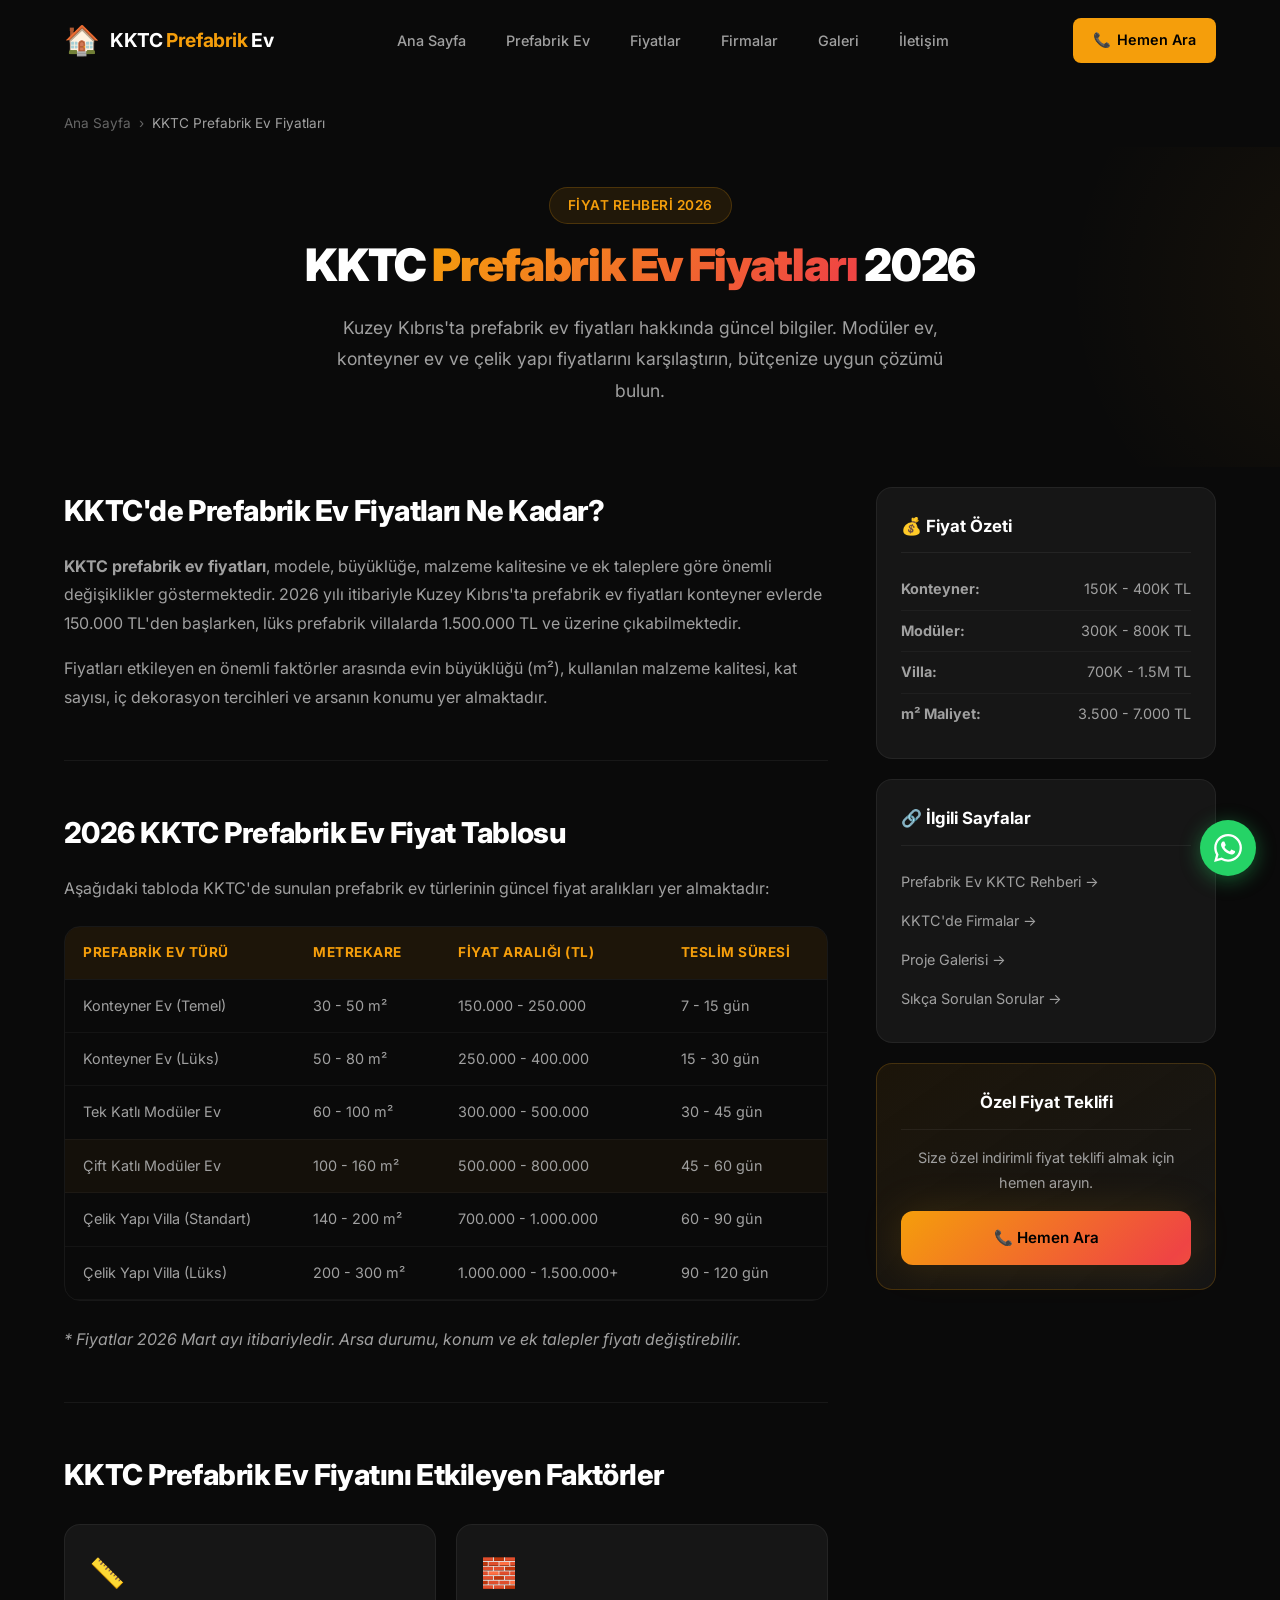
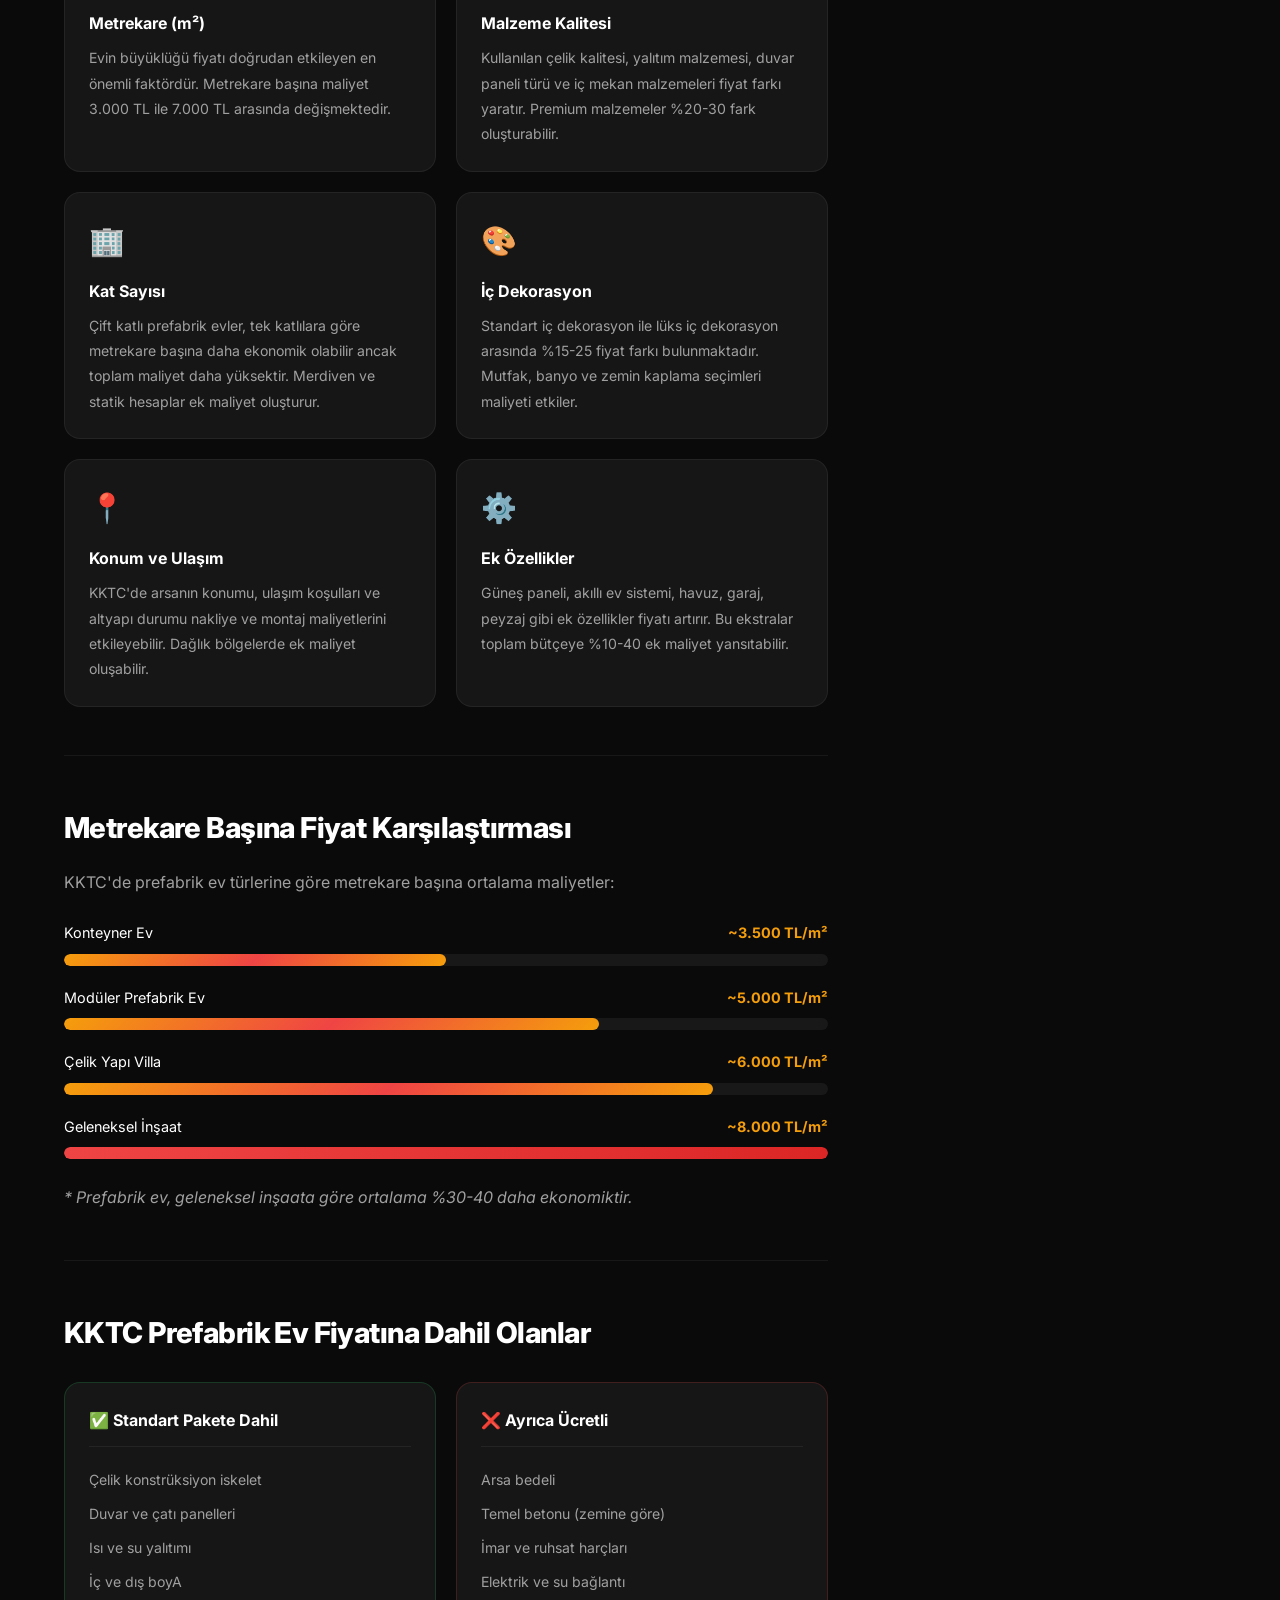
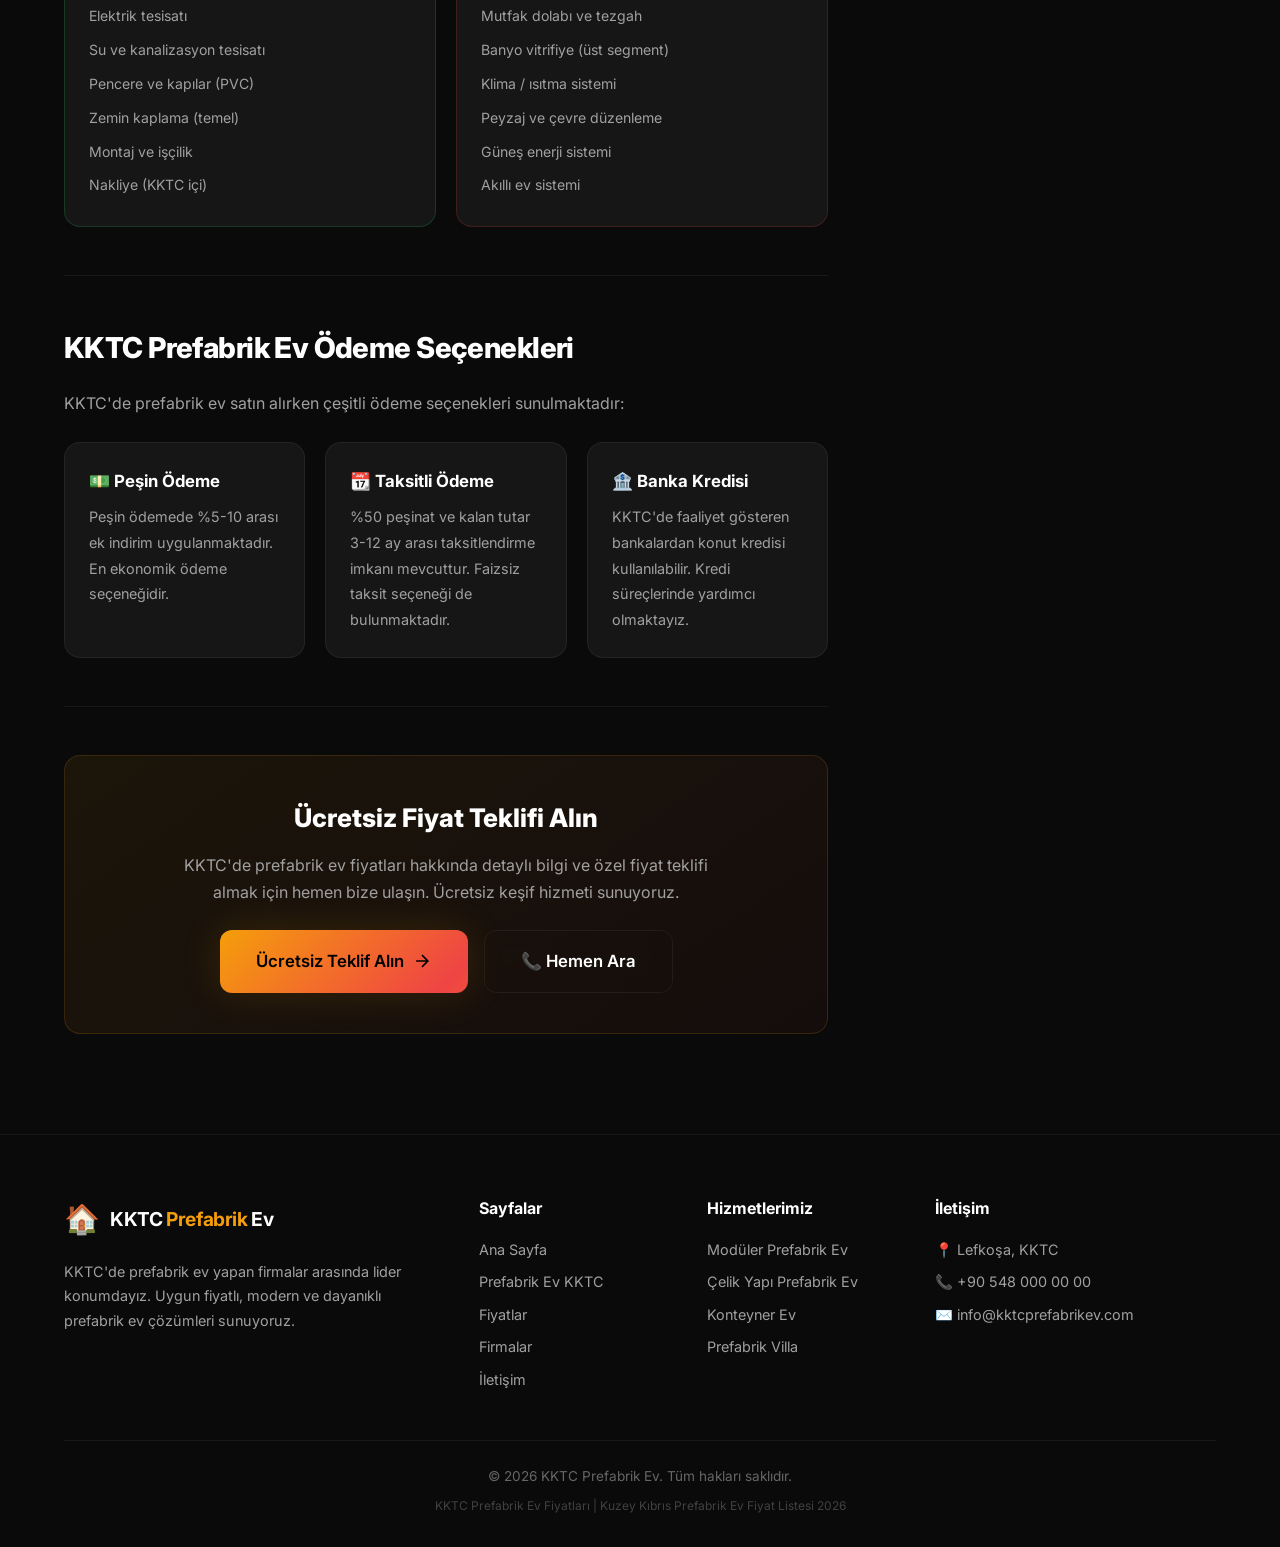
<file: kktc-prefabrik-ev-fiyatlari/index.html>
<!DOCTYPE html>
<html lang="tr">
<head>
    <meta charset="UTF-8">
    <meta name="viewport" content="width=device-width, initial-scale=1.0">
    <meta http-equiv="X-UA-Compatible" content="IE=edge">

    <!-- Primary SEO Meta Tags -->
    <title>KKTC Prefabrik Ev Fiyatları 2026 | Güncel Fiyat Listesi ve Maliyet Rehberi</title>
    <meta name="description" content="KKTC prefabrik ev fiyatları 2026 güncel liste. Tek katlı 300.000 TL'den, çift katlı 550.000 TL'den başlayan fiyatlarla. Modüler ev, konteyner ev ve çelik yapı fiyat karşılaştırması.">
    <meta name="keywords" content="kktc prefabrik ev fiyatları, kktc prefabrik ev fiyatları 2026, prefabrik ev fiyatları kuzey kıbrıs, kktc prefabrik ev maliyet, prefabrik ev fiyat listesi kktc">
    <meta name="author" content="KKTC Prefabrik Ev">
    <meta name="robots" content="index, follow, max-snippet:-1, max-image-preview:large, max-video-preview:-1">
    <link rel="canonical" href="https://www.kktcprefabrikev.com/kktc-prefabrik-ev-fiyatlari/">

    <!-- Open Graph -->
    <meta property="og:type" content="article">
    <meta property="og:url" content="https://www.kktcprefabrikev.com/kktc-prefabrik-ev-fiyatlari/">
    <meta property="og:title" content="KKTC Prefabrik Ev Fiyatları 2026 | Güncel Fiyat Listesi">
    <meta property="og:description" content="KKTC prefabrik ev fiyatları 2026 güncel liste. Modüler ev, konteyner ev ve çelik yapı fiyat karşılaştırması.">
    <meta property="og:image" content="https://www.kktcprefabrikev.com/images/og-image.jpg">
    <meta property="og:locale" content="tr_TR">
    <meta property="og:site_name" content="KKTC Prefabrik Ev">

    <!-- Twitter Card -->
    <meta name="twitter:card" content="summary_large_image">
    <meta name="twitter:title" content="KKTC Prefabrik Ev Fiyatları 2026 | Güncel Fiyat Listesi">
    <meta name="twitter:description" content="KKTC prefabrik ev fiyatları 2026 güncel liste. Modüler ev, konteyner ev ve çelik yapı fiyat karşılaştırması.">
    <meta name="twitter:image" content="https://www.kktcprefabrikev.com/images/og-image.jpg">

    <!-- Hreflang -->
    <link rel="alternate" hreflang="tr" href="https://www.kktcprefabrikev.com/kktc-prefabrik-ev-fiyatlari/">
    <link rel="alternate" hreflang="x-default" href="https://www.kktcprefabrikev.com/kktc-prefabrik-ev-fiyatlari/">

    <!-- Favicon -->
    <link rel="icon" type="image/svg+xml" href="data:image/svg+xml,<svg xmlns='http://www.w3.org/2000/svg' viewBox='0 0 100 100'><text y='.9em' font-size='90'>🏠</text></svg>">

    <!-- Google Fonts -->
    <link rel="preconnect" href="https://fonts.googleapis.com">
    <link rel="preconnect" href="https://fonts.gstatic.com" crossorigin>
    <link href="https://fonts.googleapis.com/css2?family=Inter:wght@300;400;500;600;700;800;900&display=swap" rel="stylesheet">

    <!-- Stylesheets -->
    <link rel="stylesheet" href="../style.css">
    <link rel="stylesheet" href="../responsive.css">

    <!-- JSON-LD Article Schema -->
    <script type="application/ld+json">
    {
        "@context": "https://schema.org",
        "@type": "Article",
        "headline": "KKTC Prefabrik Ev Fiyatları 2026 - Güncel Fiyat Listesi",
        "description": "Kuzey Kıbrıs'ta prefabrik ev fiyatları hakkında kapsamlı rehber ve güncel fiyat listesi.",
        "author": {
            "@type": "Organization",
            "name": "KKTC Prefabrik Ev"
        },
        "publisher": {
            "@type": "Organization",
            "name": "KKTC Prefabrik Ev",
            "url": "https://www.kktcprefabrikev.com"
        },
        "datePublished": "2026-03-23",
        "dateModified": "2026-03-23",
        "mainEntityOfPage": "https://www.kktcprefabrikev.com/kktc-prefabrik-ev-fiyatlari/"
    }
    </script>

    <!-- BreadcrumbList Schema -->
    <script type="application/ld+json">
    {
        "@context": "https://schema.org",
        "@type": "BreadcrumbList",
        "itemListElement": [
            {
                "@type": "ListItem",
                "position": 1,
                "name": "Ana Sayfa",
                "item": "https://www.kktcprefabrikev.com/"
            },
            {
                "@type": "ListItem",
                "position": 2,
                "name": "KKTC Prefabrik Ev Fiyatları",
                "item": "https://www.kktcprefabrikev.com/kktc-prefabrik-ev-fiyatlari/"
            }
        ]
    }
    </script>

    <!-- Product Schema for Pricing -->
    <script type="application/ld+json">
    {
        "@context": "https://schema.org",
        "@type": "Product",
        "name": "KKTC Prefabrik Ev",
        "description": "Kuzey Kıbrıs'ta prefabrik ev çözümleri",
        "brand": {
            "@type": "Brand",
            "name": "KKTC Prefabrik Ev"
        },
        "offers": {
            "@type": "AggregateOffer",
            "lowPrice": "150000",
            "highPrice": "1500000",
            "priceCurrency": "TRY",
            "offerCount": "6"
        }
    }
    </script>
</head>
<body>

    <!-- Header -->
    <header id="header">
        <nav class="navbar scrolled" id="navbar">
            <div class="nav-container">
                <a href="../index.html" class="logo" aria-label="KKTC Prefabrik Ev Ana Sayfa">
                    <span class="logo-icon">🏠</span>
                    <span class="logo-text">KKTC <span class="logo-highlight">Prefabrik</span> Ev</span>
                </a>
                <ul class="nav-menu" id="nav-menu">
                    <li><a href="../index.html" class="nav-link">Ana Sayfa</a></li>
                    <li><a href="../prefabrik-ev-kktc/index.html" class="nav-link">Prefabrik Ev</a></li>
                    <li><a href="../kktc-prefabrik-ev-fiyatlari/index.html" class="nav-link">Fiyatlar</a></li>
                    <li><a href="../kktc-prefabrik-ev-yapan-firmalar/index.html" class="nav-link">Firmalar</a></li>
                    <li><a href="../index.html#galeri" class="nav-link">Galeri</a></li>
                    <li><a href="../index.html#iletisim" class="nav-link">İletişim</a></li>
                </ul>
                <a href="tel:+905480000000" class="nav-cta">
                    <span class="cta-icon">📞</span> Hemen Ara
                </a>
                <button class="hamburger" id="hamburger" aria-label="Menüyü aç">
                    <span class="bar"></span>
                    <span class="bar"></span>
                    <span class="bar"></span>
                </button>
            </div>
        </nav>
    </header>

    <main>
        <!-- Breadcrumb -->
        <div class="breadcrumb-section">
            <div class="container">
                <nav class="breadcrumb" aria-label="Breadcrumb">
                    <a href="../index.html">Ana Sayfa</a>
                    <span class="breadcrumb-sep">›</span>
                    <span class="breadcrumb-current">KKTC Prefabrik Ev Fiyatları</span>
                </nav>
            </div>
        </div>

        <!-- Page Hero -->
        <section class="page-hero">
            <div class="container">
                <div class="page-hero-content" data-animate>
                    <span class="section-badge">Fiyat Rehberi 2026</span>
                    <h1>KKTC <span class="gradient-text">Prefabrik Ev Fiyatları</span> 2026</h1>
                    <p class="hero-description">Kuzey Kıbrıs'ta prefabrik ev fiyatları hakkında güncel bilgiler. Modüler ev, konteyner ev ve çelik yapı fiyatlarını karşılaştırın, bütçenize uygun çözümü bulun.</p>
                </div>
            </div>
        </section>

        <!-- Content Section -->
        <section class="section content-section">
            <div class="container">
                <div class="content-layout">
                    <article class="main-content">
                        <div class="content-block" data-animate>
                            <h2>KKTC'de Prefabrik Ev Fiyatları Ne Kadar?</h2>
                            <p><strong>KKTC prefabrik ev fiyatları</strong>, modele, büyüklüğe, malzeme kalitesine ve ek taleplere göre önemli değişiklikler göstermektedir. 2026 yılı itibariyle Kuzey Kıbrıs'ta prefabrik ev fiyatları konteyner evlerde 150.000 TL'den başlarken, lüks prefabrik villalarda 1.500.000 TL ve üzerine çıkabilmektedir.</p>
                            <p>Fiyatları etkileyen en önemli faktörler arasında evin büyüklüğü (m²), kullanılan malzeme kalitesi, kat sayısı, iç dekorasyon tercihleri ve arsanın konumu yer almaktadır.</p>
                        </div>

                        <div class="content-block" data-animate>
                            <h2>2026 KKTC Prefabrik Ev Fiyat Tablosu</h2>
                            <p>Aşağıdaki tabloda KKTC'de sunulan prefabrik ev türlerinin güncel fiyat aralıkları yer almaktadır:</p>

                            <div class="price-table-wrap">
                                <table class="price-table">
                                    <thead>
                                        <tr>
                                            <th>Prefabrik Ev Türü</th>
                                            <th>Metrekare</th>
                                            <th>Fiyat Aralığı (TL)</th>
                                            <th>Teslim Süresi</th>
                                        </tr>
                                    </thead>
                                    <tbody>
                                        <tr>
                                            <td>Konteyner Ev (Temel)</td>
                                            <td>30 - 50 m²</td>
                                            <td>150.000 - 250.000</td>
                                            <td>7 - 15 gün</td>
                                        </tr>
                                        <tr>
                                            <td>Konteyner Ev (Lüks)</td>
                                            <td>50 - 80 m²</td>
                                            <td>250.000 - 400.000</td>
                                            <td>15 - 30 gün</td>
                                        </tr>
                                        <tr>
                                            <td>Tek Katlı Modüler Ev</td>
                                            <td>60 - 100 m²</td>
                                            <td>300.000 - 500.000</td>
                                            <td>30 - 45 gün</td>
                                        </tr>
                                        <tr class="highlight-row">
                                            <td>Çift Katlı Modüler Ev</td>
                                            <td>100 - 160 m²</td>
                                            <td>500.000 - 800.000</td>
                                            <td>45 - 60 gün</td>
                                        </tr>
                                        <tr>
                                            <td>Çelik Yapı Villa (Standart)</td>
                                            <td>140 - 200 m²</td>
                                            <td>700.000 - 1.000.000</td>
                                            <td>60 - 90 gün</td>
                                        </tr>
                                        <tr>
                                            <td>Çelik Yapı Villa (Lüks)</td>
                                            <td>200 - 300 m²</td>
                                            <td>1.000.000 - 1.500.000+</td>
                                            <td>90 - 120 gün</td>
                                        </tr>
                                    </tbody>
                                </table>
                            </div>
                            <p class="table-note">* Fiyatlar 2026 Mart ayı itibariyledir. Arsa durumu, konum ve ek talepler fiyatı değiştirebilir.</p>
                        </div>

                        <div class="content-block" data-animate>
                            <h2>KKTC Prefabrik Ev Fiyatını Etkileyen Faktörler</h2>
                            <div class="factors-grid">
                                <div class="factor-item">
                                    <div class="factor-icon">📏</div>
                                    <h3>Metrekare (m²)</h3>
                                    <p>Evin büyüklüğü fiyatı doğrudan etkileyen en önemli faktördür. Metrekare başına maliyet 3.000 TL ile 7.000 TL arasında değişmektedir.</p>
                                </div>
                                <div class="factor-item">
                                    <div class="factor-icon">🧱</div>
                                    <h3>Malzeme Kalitesi</h3>
                                    <p>Kullanılan çelik kalitesi, yalıtım malzemesi, duvar paneli türü ve iç mekan malzemeleri fiyat farkı yaratır. Premium malzemeler %20-30 fark oluşturabilir.</p>
                                </div>
                                <div class="factor-item">
                                    <div class="factor-icon">🏢</div>
                                    <h3>Kat Sayısı</h3>
                                    <p>Çift katlı prefabrik evler, tek katlılara göre metrekare başına daha ekonomik olabilir ancak toplam maliyet daha yüksektir. Merdiven ve statik hesaplar ek maliyet oluşturur.</p>
                                </div>
                                <div class="factor-item">
                                    <div class="factor-icon">🎨</div>
                                    <h3>İç Dekorasyon</h3>
                                    <p>Standart iç dekorasyon ile lüks iç dekorasyon arasında %15-25 fiyat farkı bulunmaktadır. Mutfak, banyo ve zemin kaplama seçimleri maliyeti etkiler.</p>
                                </div>
                                <div class="factor-item">
                                    <div class="factor-icon">📍</div>
                                    <h3>Konum ve Ulaşım</h3>
                                    <p>KKTC'de arsanın konumu, ulaşım koşulları ve altyapı durumu nakliye ve montaj maliyetlerini etkileyebilir. Dağlık bölgelerde ek maliyet oluşabilir.</p>
                                </div>
                                <div class="factor-item">
                                    <div class="factor-icon">⚙️</div>
                                    <h3>Ek Özellikler</h3>
                                    <p>Güneş paneli, akıllı ev sistemi, havuz, garaj, peyzaj gibi ek özellikler fiyatı artırır. Bu ekstralar toplam bütçeye %10-40 ek maliyet yansıtabilir.</p>
                                </div>
                            </div>
                        </div>

                        <div class="content-block" data-animate>
                            <h2>Metrekare Başına Fiyat Karşılaştırması</h2>
                            <p>KKTC'de prefabrik ev türlerine göre metrekare başına ortalama maliyetler:</p>

                            <div class="comparison-bars">
                                <div class="comparison-item">
                                    <div class="comparison-label">
                                        <span>Konteyner Ev</span>
                                        <span class="comparison-price">~3.500 TL/m²</span>
                                    </div>
                                    <div class="comparison-bar-bg">
                                        <div class="comparison-bar" style="width: 50%"></div>
                                    </div>
                                </div>
                                <div class="comparison-item">
                                    <div class="comparison-label">
                                        <span>Modüler Prefabrik Ev</span>
                                        <span class="comparison-price">~5.000 TL/m²</span>
                                    </div>
                                    <div class="comparison-bar-bg">
                                        <div class="comparison-bar" style="width: 70%"></div>
                                    </div>
                                </div>
                                <div class="comparison-item">
                                    <div class="comparison-label">
                                        <span>Çelik Yapı Villa</span>
                                        <span class="comparison-price">~6.000 TL/m²</span>
                                    </div>
                                    <div class="comparison-bar-bg">
                                        <div class="comparison-bar" style="width: 85%"></div>
                                    </div>
                                </div>
                                <div class="comparison-item">
                                    <div class="comparison-label">
                                        <span>Geleneksel İnşaat</span>
                                        <span class="comparison-price">~8.000 TL/m²</span>
                                    </div>
                                    <div class="comparison-bar-bg">
                                        <div class="comparison-bar traditional" style="width: 100%"></div>
                                    </div>
                                </div>
                            </div>
                            <p class="table-note">* Prefabrik ev, geleneksel inşaata göre ortalama %30-40 daha ekonomiktir.</p>
                        </div>

                        <div class="content-block" data-animate>
                            <h2>KKTC Prefabrik Ev Fiyatına Dahil Olanlar</h2>
                            <div class="included-grid">
                                <div class="included-card included-yes">
                                    <h3>✅ Standart Pakete Dahil</h3>
                                    <ul>
                                        <li>Çelik konstrüksiyon iskelet</li>
                                        <li>Duvar ve çatı panelleri</li>
                                        <li>Isı ve su yalıtımı</li>
                                        <li>İç ve dış boyA</li>
                                        <li>Elektrik tesisatı</li>
                                        <li>Su ve kanalizasyon tesisatı</li>
                                        <li>Pencere ve kapılar (PVC)</li>
                                        <li>Zemin kaplama (temel)</li>
                                        <li>Montaj ve işçilik</li>
                                        <li>Nakliye (KKTC içi)</li>
                                    </ul>
                                </div>
                                <div class="included-card included-no">
                                    <h3>❌ Ayrıca Ücretli</h3>
                                    <ul>
                                        <li>Arsa bedeli</li>
                                        <li>Temel betonu (zemine göre)</li>
                                        <li>İmar ve ruhsat harçları</li>
                                        <li>Elektrik ve su bağlantı</li>
                                        <li>Mutfak dolabı ve tezgah</li>
                                        <li>Banyo vitrifiye (üst segment)</li>
                                        <li>Klima / ısıtma sistemi</li>
                                        <li>Peyzaj ve çevre düzenleme</li>
                                        <li>Güneş enerji sistemi</li>
                                        <li>Akıllı ev sistemi</li>
                                    </ul>
                                </div>
                            </div>
                        </div>

                        <div class="content-block" data-animate>
                            <h2>KKTC Prefabrik Ev Ödeme Seçenekleri</h2>
                            <p>KKTC'de prefabrik ev satın alırken çeşitli ödeme seçenekleri sunulmaktadır:</p>
                            <div class="payment-options">
                                <div class="payment-item">
                                    <h3>💵 Peşin Ödeme</h3>
                                    <p>Peşin ödemede %5-10 arası ek indirim uygulanmaktadır. En ekonomik ödeme seçeneğidir.</p>
                                </div>
                                <div class="payment-item">
                                    <h3>📆 Taksitli Ödeme</h3>
                                    <p>%50 peşinat ve kalan tutar 3-12 ay arası taksitlendirme imkanı mevcuttur. Faizsiz taksit seçeneği de bulunmaktadır.</p>
                                </div>
                                <div class="payment-item">
                                    <h3>🏦 Banka Kredisi</h3>
                                    <p>KKTC'de faaliyet gösteren bankalardan konut kredisi kullanılabilir. Kredi süreçlerinde yardımcı olmaktayız.</p>
                                </div>
                            </div>
                        </div>

                        <!-- CTA -->
                        <div class="content-cta" data-animate>
                            <h2>Ücretsiz Fiyat Teklifi Alın</h2>
                            <p>KKTC'de prefabrik ev fiyatları hakkında detaylı bilgi ve özel fiyat teklifi almak için hemen bize ulaşın. Ücretsiz keşif hizmeti sunuyoruz.</p>
                            <div class="cta-buttons">
                                <a href="../index.html#iletisim" class="btn btn-primary btn-lg">
                                    <span>Ücretsiz Teklif Alın</span>
                                    <svg width="20" height="20" viewBox="0 0 24 24" fill="none" stroke="currentColor" stroke-width="2"><path d="M5 12h14M12 5l7 7-7 7"/></svg>
                                </a>
                                <a href="tel:+905480000000" class="btn btn-outline btn-lg">
                                    <span>📞 Hemen Ara</span>
                                </a>
                            </div>
                        </div>
                    </article>

                    <!-- Sidebar -->
                    <aside class="sidebar">
                        <div class="sidebar-card" data-animate>
                            <h3>💰 Fiyat Özeti</h3>
                            <ul class="sidebar-info">
                                <li><strong>Konteyner:</strong> 150K - 400K TL</li>
                                <li><strong>Modüler:</strong> 300K - 800K TL</li>
                                <li><strong>Villa:</strong> 700K - 1.5M TL</li>
                                <li><strong>m² Maliyet:</strong> 3.500 - 7.000 TL</li>
                            </ul>
                        </div>
                        <div class="sidebar-card" data-animate>
                            <h3>🔗 İlgili Sayfalar</h3>
                            <ul class="sidebar-links">
                                <li><a href="../prefabrik-ev-kktc/index.html">Prefabrik Ev KKTC Rehberi →</a></li>
                                <li><a href="../kktc-prefabrik-ev-yapan-firmalar/index.html">KKTC'de Firmalar →</a></li>
                                <li><a href="../index.html#galeri">Proje Galerisi →</a></li>
                                <li><a href="../index.html#sss">Sıkça Sorulan Sorular →</a></li>
                            </ul>
                        </div>
                        <div class="sidebar-card sidebar-cta" data-animate>
                            <h3>Özel Fiyat Teklifi</h3>
                            <p>Size özel indirimli fiyat teklifi almak için hemen arayın.</p>
                            <a href="tel:+905480000000" class="btn btn-primary btn-full">📞 Hemen Ara</a>
                        </div>
                    </aside>
                </div>
            </div>
        </section>
    </main>

    <!-- Footer -->
    <footer class="footer">
        <div class="container">
            <div class="footer-grid">
                <div class="footer-about">
                    <a href="../index.html" class="footer-logo">
                        <span class="logo-icon">🏠</span>
                        <span class="logo-text">KKTC <span class="logo-highlight">Prefabrik</span> Ev</span>
                    </a>
                    <p>KKTC'de prefabrik ev yapan firmalar arasında lider konumdayız. Uygun fiyatlı, modern ve dayanıklı prefabrik ev çözümleri sunuyoruz.</p>
                </div>
                <div class="footer-links">
                    <h4>Sayfalar</h4>
                    <ul>
                        <li><a href="../index.html">Ana Sayfa</a></li>
                        <li><a href="../prefabrik-ev-kktc/index.html">Prefabrik Ev KKTC</a></li>
                        <li><a href="../kktc-prefabrik-ev-fiyatlari/index.html">Fiyatlar</a></li>
                        <li><a href="../kktc-prefabrik-ev-yapan-firmalar/index.html">Firmalar</a></li>
                        <li><a href="../index.html#iletisim">İletişim</a></li>
                    </ul>
                </div>
                <div class="footer-services">
                    <h4>Hizmetlerimiz</h4>
                    <ul>
                        <li><a href="../index.html#hizmetler">Modüler Prefabrik Ev</a></li>
                        <li><a href="../index.html#hizmetler">Çelik Yapı Prefabrik Ev</a></li>
                        <li><a href="../index.html#hizmetler">Konteyner Ev</a></li>
                        <li><a href="../index.html#hizmetler">Prefabrik Villa</a></li>
                    </ul>
                </div>
                <div class="footer-contact">
                    <h4>İletişim</h4>
                    <ul>
                        <li>📍 Lefkoşa, KKTC</li>
                        <li>📞 <a href="tel:+905480000000">+90 548 000 00 00</a></li>
                        <li>✉️ <a href="mailto:info@kktcprefabrikev.com">info@kktcprefabrikev.com</a></li>
                    </ul>
                </div>
            </div>
            <div class="footer-bottom">
                <p>&copy; 2026 KKTC Prefabrik Ev. Tüm hakları saklıdır.</p>
                <p class="footer-seo">KKTC Prefabrik Ev Fiyatları | Kuzey Kıbrıs Prefabrik Ev Fiyat Listesi 2026</p>
            </div>
        </div>
    </footer>

    <!-- WhatsApp -->
    <a href="https://wa.me/905480000000" class="whatsapp-float" target="_blank" rel="noopener noreferrer" aria-label="WhatsApp ile iletişime geçin">
        <svg width="28" height="28" viewBox="0 0 24 24" fill="white"><path d="M17.472 14.382c-.297-.149-1.758-.867-2.03-.967-.273-.099-.471-.148-.67.15-.197.297-.767.966-.94 1.164-.173.199-.347.223-.644.075-.297-.15-1.255-.463-2.39-1.475-.883-.788-1.48-1.761-1.653-2.059-.173-.297-.018-.458.13-.606.134-.133.298-.347.446-.52.149-.174.198-.298.298-.497.099-.198.05-.371-.025-.52-.075-.149-.669-1.612-.916-2.207-.242-.579-.487-.5-.669-.51-.173-.008-.371-.01-.57-.01-.198 0-.52.074-.792.372-.272.297-1.04 1.016-1.04 2.479 0 1.462 1.065 2.875 1.213 3.074.149.198 2.096 3.2 5.077 4.487.709.306 1.262.489 1.694.625.712.227 1.36.195 1.871.118.571-.085 1.758-.719 2.006-1.413.248-.694.248-1.289.173-1.413-.074-.124-.272-.198-.57-.347m-5.421 7.403h-.004a9.87 9.87 0 01-5.031-1.378l-.361-.214-3.741.982.998-3.648-.235-.374a9.86 9.86 0 01-1.51-5.26c.001-5.45 4.436-9.884 9.888-9.884 2.64 0 5.122 1.03 6.988 2.898a9.825 9.825 0 012.893 6.994c-.003 5.45-4.437 9.884-9.885 9.884m8.413-18.297A11.815 11.815 0 0012.05 0C5.495 0 .16 5.335.157 11.892c0 2.096.547 4.142 1.588 5.945L.057 24l6.305-1.654a11.882 11.882 0 005.683 1.448h.005c6.554 0 11.89-5.335 11.893-11.893a11.821 11.821 0 00-3.48-8.413z"/></svg>
    </a>

    <script src="../script.js"></script>
</body>
</html>
</file>
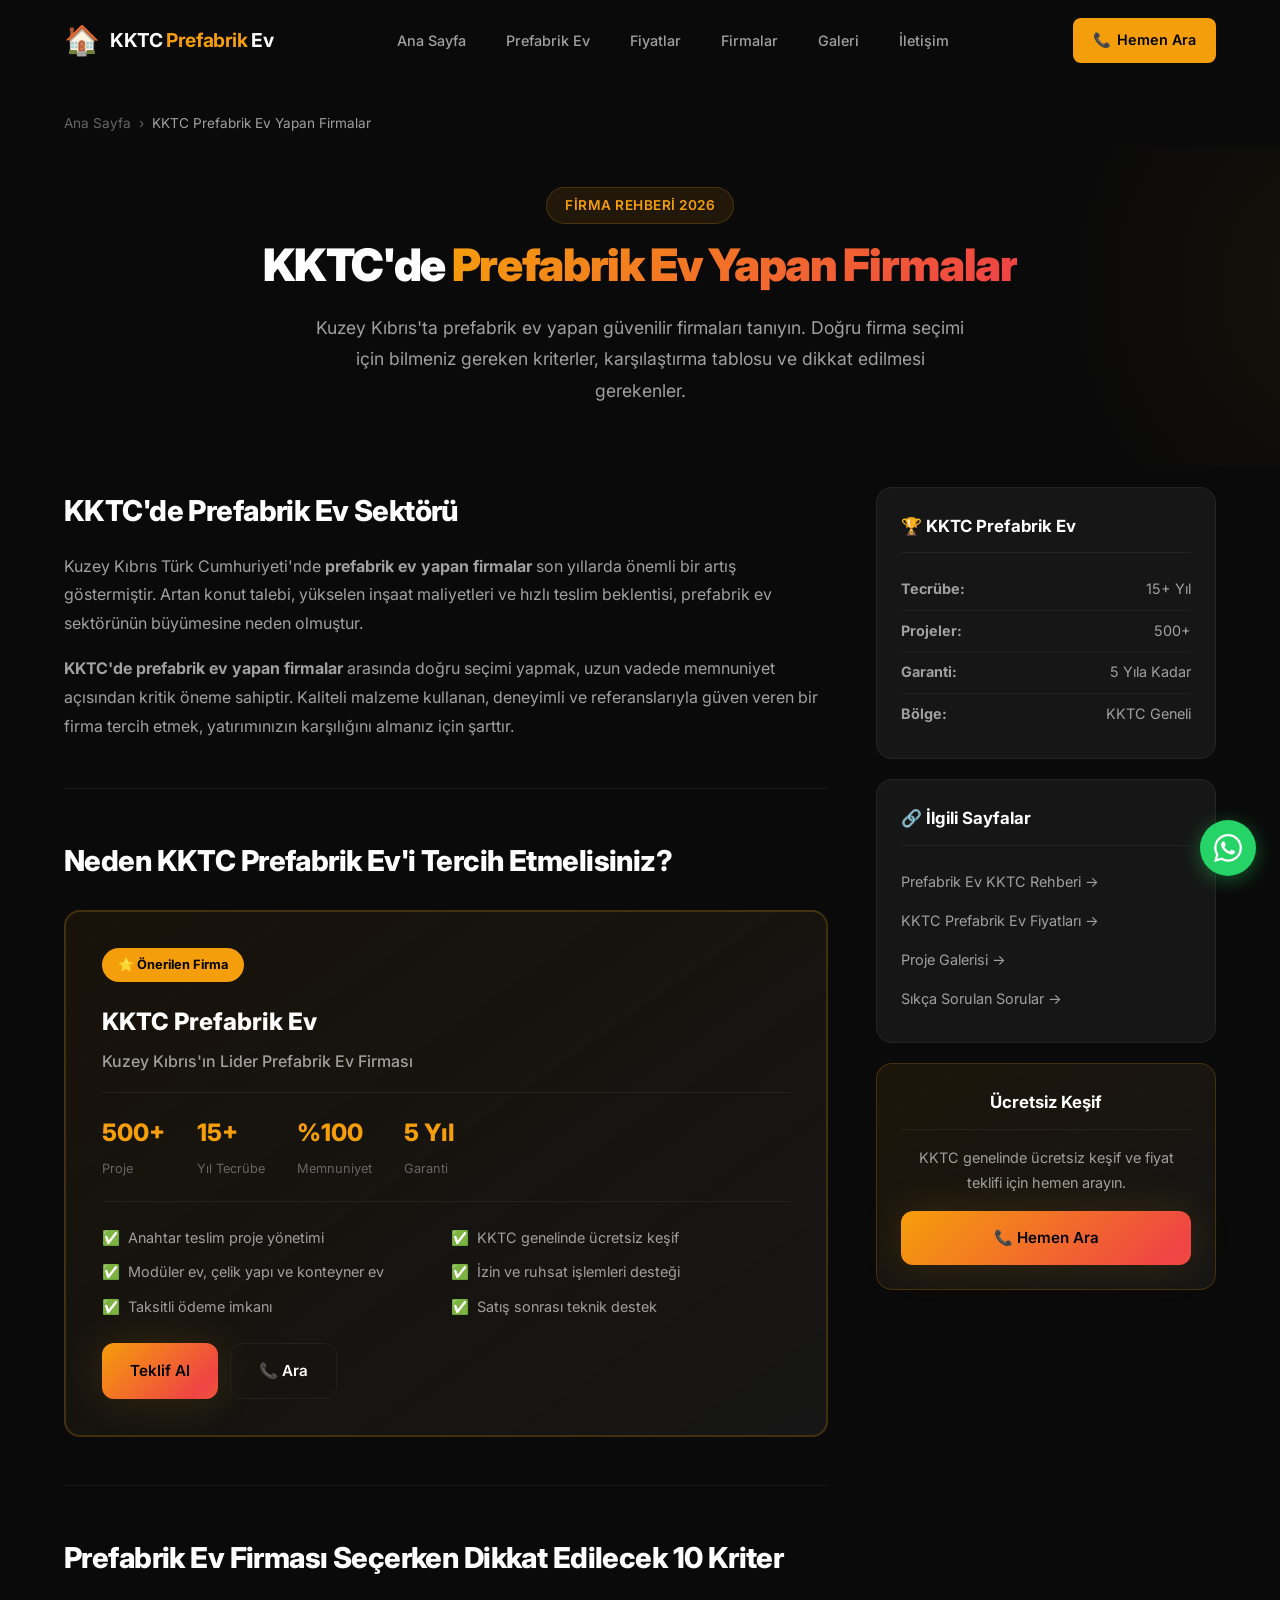
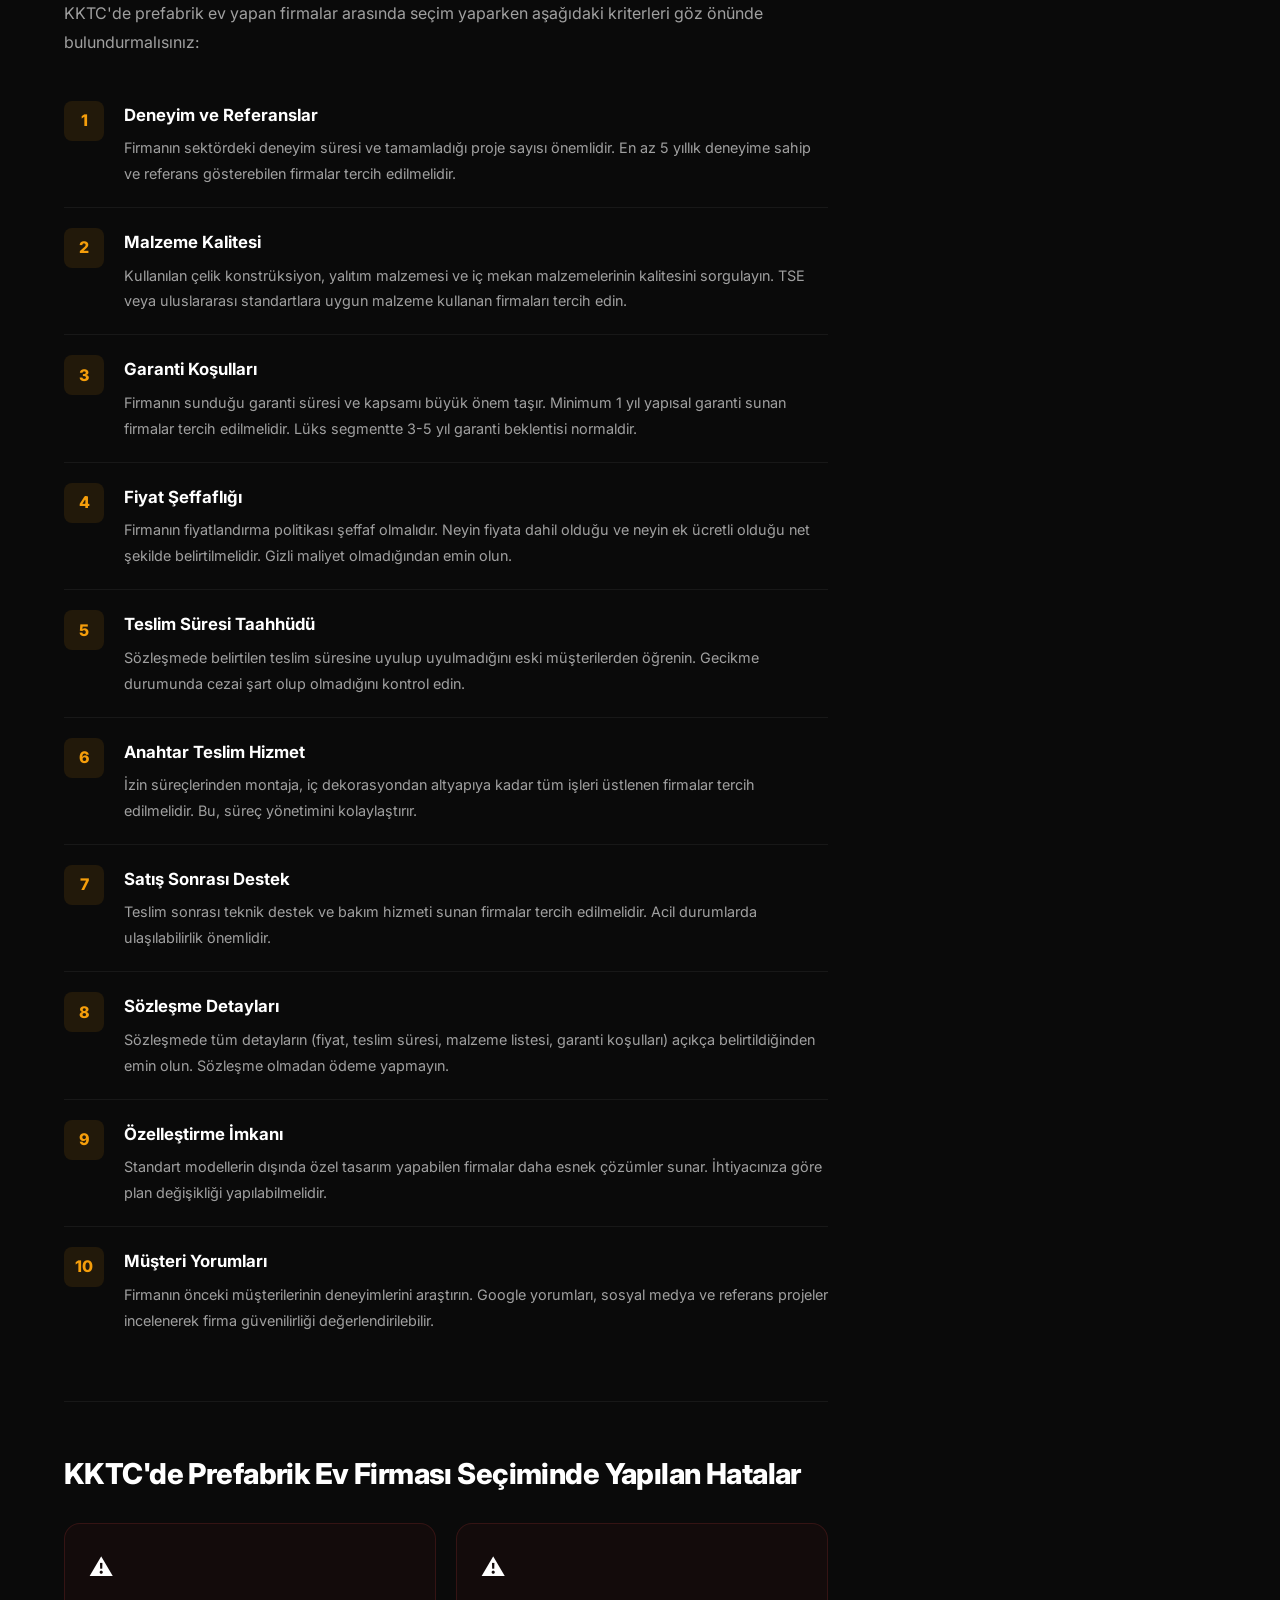
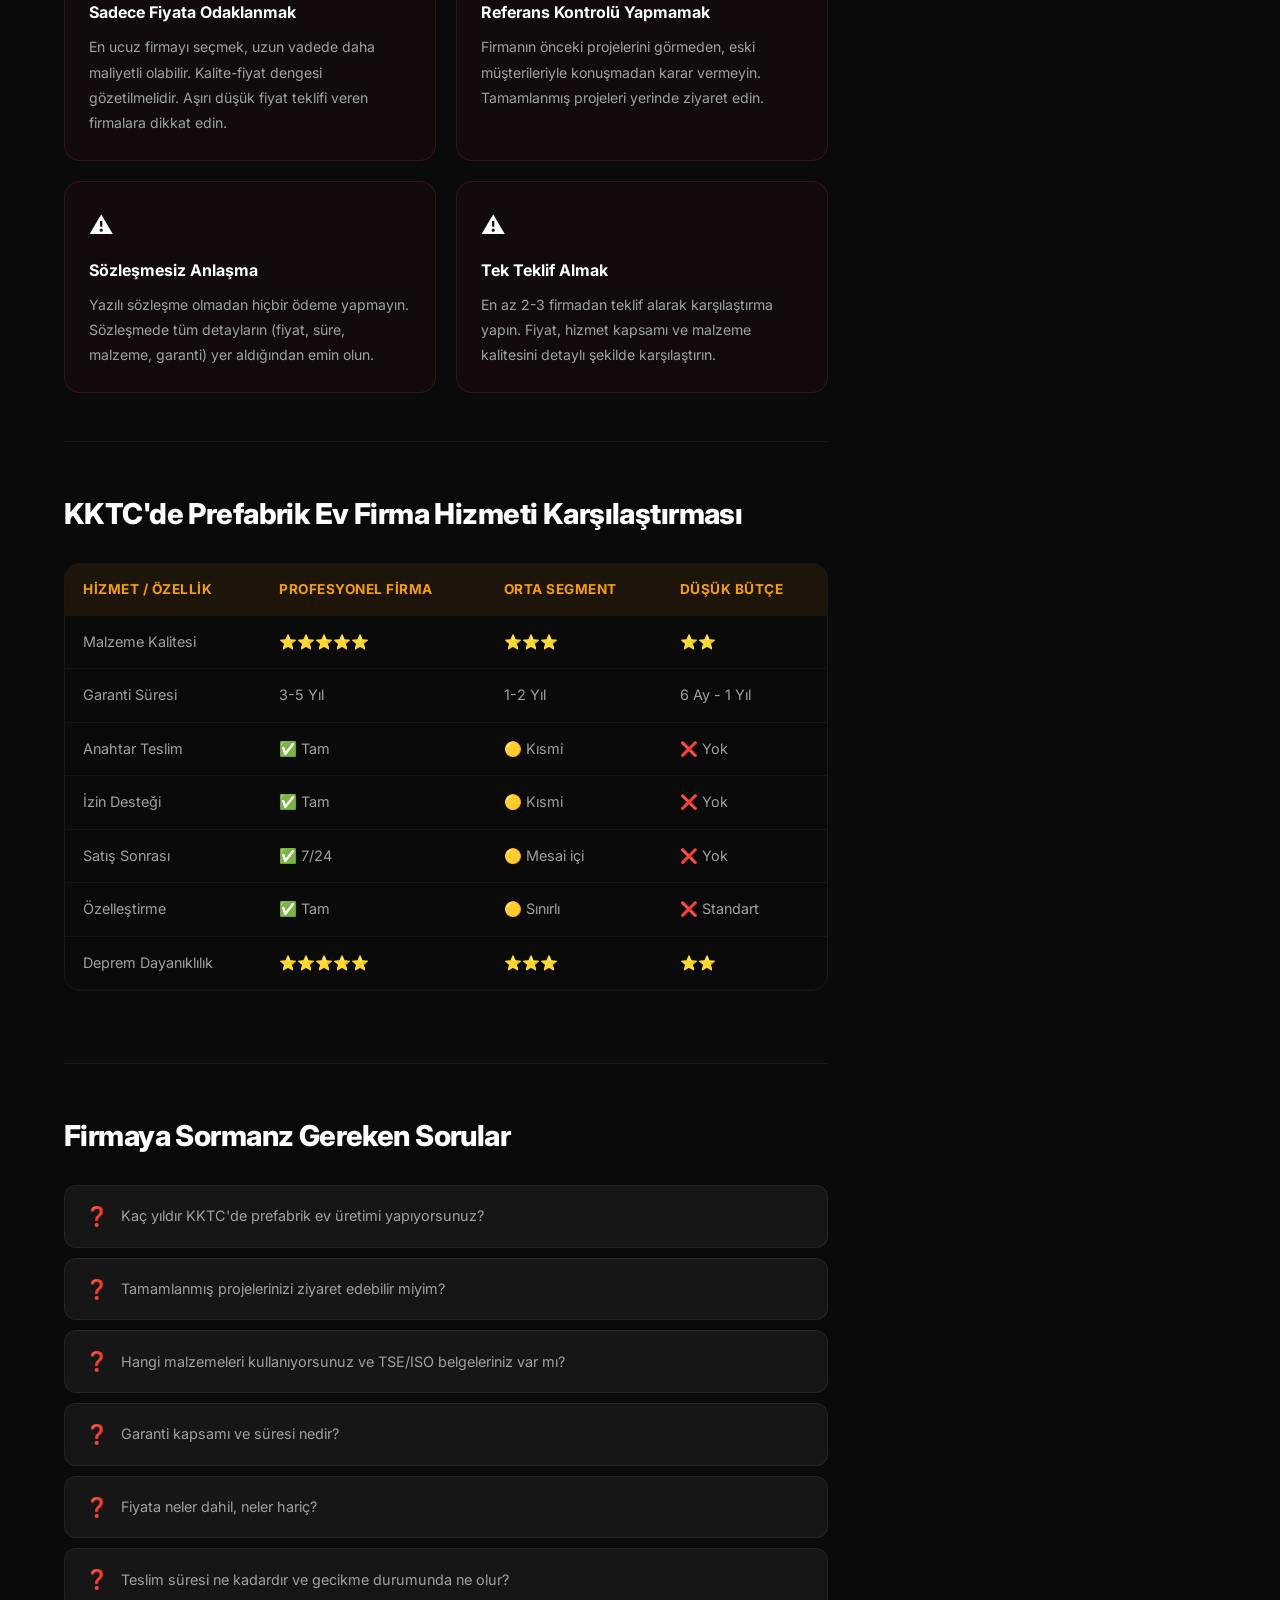
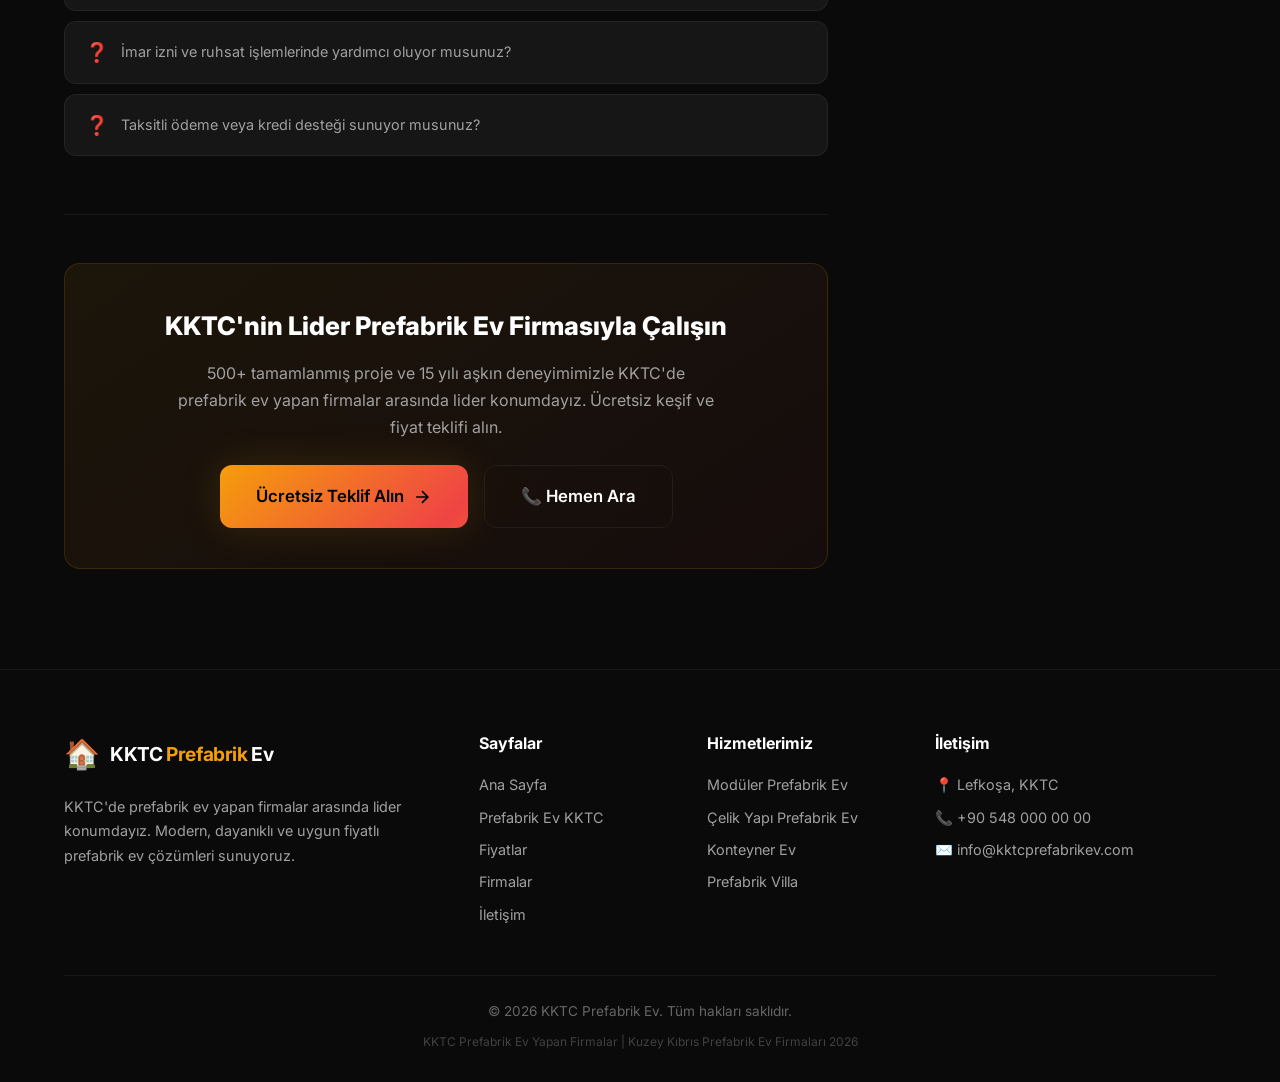
<file: kktc-prefabrik-ev-yapan-firmalar/index.html>
<!DOCTYPE html>
<html lang="tr">
<head>
    <meta charset="UTF-8">
    <meta name="viewport" content="width=device-width, initial-scale=1.0">
    <meta http-equiv="X-UA-Compatible" content="IE=edge">

    <!-- Primary SEO Meta Tags -->
    <title>KKTC Prefabrik Ev Yapan Firmalar | Kuzey Kıbrıs'ın En İyi Prefabrik Ev Firmaları 2026</title>
    <meta name="description" content="KKTC prefabrik ev yapan firmalar listesi 2026. Kuzey Kıbrıs'ta güvenilir prefabrik ev firmaları, karşılaştırma, seçim kriterleri ve firma değerlendirme rehberi.">
    <meta name="keywords" content="kktc prefabrik ev yapan firmalar, kuzey kıbrıs prefabrik ev firmaları, kktc prefabrik ev şirketleri, prefabrik ev firması kktc, kıbrıs prefabrik ev yapan firmalar">
    <meta name="author" content="KKTC Prefabrik Ev">
    <meta name="robots" content="index, follow, max-snippet:-1, max-image-preview:large, max-video-preview:-1">
    <link rel="canonical" href="https://www.kktcprefabrikev.com/kktc-prefabrik-ev-yapan-firmalar/">

    <!-- Open Graph -->
    <meta property="og:type" content="article">
    <meta property="og:url" content="https://www.kktcprefabrikev.com/kktc-prefabrik-ev-yapan-firmalar/">
    <meta property="og:title" content="KKTC Prefabrik Ev Yapan Firmalar | En İyi Firmalar 2026">
    <meta property="og:description" content="Kuzey Kıbrıs'ta prefabrik ev yapan güvenilir firmalar. Firma seçim kriterleri ve karşılaştırma rehberi.">
    <meta property="og:image" content="https://www.kktcprefabrikev.com/images/og-image.jpg">
    <meta property="og:locale" content="tr_TR">
    <meta property="og:site_name" content="KKTC Prefabrik Ev">

    <!-- Twitter Card -->
    <meta name="twitter:card" content="summary_large_image">
    <meta name="twitter:title" content="KKTC Prefabrik Ev Yapan Firmalar | En İyi Firmalar 2026">
    <meta name="twitter:description" content="Kuzey Kıbrıs'ta prefabrik ev yapan güvenilir firmalar. Firma seçim kriterleri ve karşılaştırma rehberi.">
    <meta name="twitter:image" content="https://www.kktcprefabrikev.com/images/og-image.jpg">

    <!-- Hreflang -->
    <link rel="alternate" hreflang="tr" href="https://www.kktcprefabrikev.com/kktc-prefabrik-ev-yapan-firmalar/">
    <link rel="alternate" hreflang="x-default" href="https://www.kktcprefabrikev.com/kktc-prefabrik-ev-yapan-firmalar/">

    <!-- Favicon -->
    <link rel="icon" type="image/svg+xml" href="data:image/svg+xml,<svg xmlns='http://www.w3.org/2000/svg' viewBox='0 0 100 100'><text y='.9em' font-size='90'>🏠</text></svg>">

    <!-- Google Fonts -->
    <link rel="preconnect" href="https://fonts.googleapis.com">
    <link rel="preconnect" href="https://fonts.gstatic.com" crossorigin>
    <link href="https://fonts.googleapis.com/css2?family=Inter:wght@300;400;500;600;700;800;900&display=swap" rel="stylesheet">

    <!-- Stylesheets -->
    <link rel="stylesheet" href="../style.css">
    <link rel="stylesheet" href="../responsive.css">

    <!-- JSON-LD Article Schema -->
    <script type="application/ld+json">
    {
        "@context": "https://schema.org",
        "@type": "Article",
        "headline": "KKTC Prefabrik Ev Yapan Firmalar - Güvenilir Firma Rehberi 2026",
        "description": "Kuzey Kıbrıs'ta prefabrik ev yapan firmaların listesi, seçim kriterleri ve karşılaştırma rehberi.",
        "author": {
            "@type": "Organization",
            "name": "KKTC Prefabrik Ev"
        },
        "publisher": {
            "@type": "Organization",
            "name": "KKTC Prefabrik Ev",
            "url": "https://www.kktcprefabrikev.com"
        },
        "datePublished": "2026-03-23",
        "dateModified": "2026-03-23",
        "mainEntityOfPage": "https://www.kktcprefabrikev.com/kktc-prefabrik-ev-yapan-firmalar/"
    }
    </script>

    <!-- BreadcrumbList Schema -->
    <script type="application/ld+json">
    {
        "@context": "https://schema.org",
        "@type": "BreadcrumbList",
        "itemListElement": [
            {
                "@type": "ListItem",
                "position": 1,
                "name": "Ana Sayfa",
                "item": "https://www.kktcprefabrikev.com/"
            },
            {
                "@type": "ListItem",
                "position": 2,
                "name": "KKTC Prefabrik Ev Yapan Firmalar",
                "item": "https://www.kktcprefabrikev.com/kktc-prefabrik-ev-yapan-firmalar/"
            }
        ]
    }
    </script>
</head>
<body>

    <!-- Header -->
    <header id="header">
        <nav class="navbar scrolled" id="navbar">
            <div class="nav-container">
                <a href="../index.html" class="logo" aria-label="KKTC Prefabrik Ev Ana Sayfa">
                    <span class="logo-icon">🏠</span>
                    <span class="logo-text">KKTC <span class="logo-highlight">Prefabrik</span> Ev</span>
                </a>
                <ul class="nav-menu" id="nav-menu">
                    <li><a href="../index.html" class="nav-link">Ana Sayfa</a></li>
                    <li><a href="../prefabrik-ev-kktc/index.html" class="nav-link">Prefabrik Ev</a></li>
                    <li><a href="../kktc-prefabrik-ev-fiyatlari/index.html" class="nav-link">Fiyatlar</a></li>
                    <li><a href="../kktc-prefabrik-ev-yapan-firmalar/index.html" class="nav-link">Firmalar</a></li>
                    <li><a href="../index.html#galeri" class="nav-link">Galeri</a></li>
                    <li><a href="../index.html#iletisim" class="nav-link">İletişim</a></li>
                </ul>
                <a href="tel:+905480000000" class="nav-cta">
                    <span class="cta-icon">📞</span> Hemen Ara
                </a>
                <button class="hamburger" id="hamburger" aria-label="Menüyü aç">
                    <span class="bar"></span>
                    <span class="bar"></span>
                    <span class="bar"></span>
                </button>
            </div>
        </nav>
    </header>

    <main>
        <!-- Breadcrumb -->
        <div class="breadcrumb-section">
            <div class="container">
                <nav class="breadcrumb" aria-label="Breadcrumb">
                    <a href="../index.html">Ana Sayfa</a>
                    <span class="breadcrumb-sep">›</span>
                    <span class="breadcrumb-current">KKTC Prefabrik Ev Yapan Firmalar</span>
                </nav>
            </div>
        </div>

        <!-- Page Hero -->
        <section class="page-hero">
            <div class="container">
                <div class="page-hero-content" data-animate>
                    <span class="section-badge">Firma Rehberi 2026</span>
                    <h1>KKTC'de <span class="gradient-text">Prefabrik Ev Yapan Firmalar</span></h1>
                    <p class="hero-description">Kuzey Kıbrıs'ta prefabrik ev yapan güvenilir firmaları tanıyın. Doğru firma seçimi için bilmeniz gereken kriterler, karşılaştırma tablosu ve dikkat edilmesi gerekenler.</p>
                </div>
            </div>
        </section>

        <!-- Content Section -->
        <section class="section content-section">
            <div class="container">
                <div class="content-layout">
                    <article class="main-content">
                        <div class="content-block" data-animate>
                            <h2>KKTC'de Prefabrik Ev Sektörü</h2>
                            <p>Kuzey Kıbrıs Türk Cumhuriyeti'nde <strong>prefabrik ev yapan firmalar</strong> son yıllarda önemli bir artış göstermiştir. Artan konut talebi, yükselen inşaat maliyetleri ve hızlı teslim beklentisi, prefabrik ev sektörünün büyümesine neden olmuştur.</p>
                            <p><strong>KKTC'de prefabrik ev yapan firmalar</strong> arasında doğru seçimi yapmak, uzun vadede memnuniyet açısından kritik öneme sahiptir. Kaliteli malzeme kullanan, deneyimli ve referanslarıyla güven veren bir firma tercih etmek, yatırımınızın karşılığını almanız için şarttır.</p>
                        </div>

                        <div class="content-block" data-animate>
                            <h2>Neden KKTC Prefabrik Ev'i Tercih Etmelisiniz?</h2>
                            <div class="company-highlight">
                                <div class="company-badge">⭐ Önerilen Firma</div>
                                <div class="company-info">
                                    <h3>KKTC Prefabrik Ev</h3>
                                    <p class="company-tagline">Kuzey Kıbrıs'ın Lider Prefabrik Ev Firması</p>
                                    <div class="company-stats">
                                        <div class="company-stat">
                                            <span class="company-stat-number">500+</span>
                                            <span class="company-stat-label">Proje</span>
                                        </div>
                                        <div class="company-stat">
                                            <span class="company-stat-number">15+</span>
                                            <span class="company-stat-label">Yıl Tecrübe</span>
                                        </div>
                                        <div class="company-stat">
                                            <span class="company-stat-number">%100</span>
                                            <span class="company-stat-label">Memnuniyet</span>
                                        </div>
                                        <div class="company-stat">
                                            <span class="company-stat-number">5 Yıl</span>
                                            <span class="company-stat-label">Garanti</span>
                                        </div>
                                    </div>
                                    <div class="company-features">
                                        <div class="company-feature">
                                            <span class="check-green">✅</span>
                                            <span>Anahtar teslim proje yönetimi</span>
                                        </div>
                                        <div class="company-feature">
                                            <span class="check-green">✅</span>
                                            <span>KKTC genelinde ücretsiz keşif</span>
                                        </div>
                                        <div class="company-feature">
                                            <span class="check-green">✅</span>
                                            <span>Modüler ev, çelik yapı ve konteyner ev</span>
                                        </div>
                                        <div class="company-feature">
                                            <span class="check-green">✅</span>
                                            <span>İzin ve ruhsat işlemleri desteği</span>
                                        </div>
                                        <div class="company-feature">
                                            <span class="check-green">✅</span>
                                            <span>Taksitli ödeme imkanı</span>
                                        </div>
                                        <div class="company-feature">
                                            <span class="check-green">✅</span>
                                            <span>Satış sonrası teknik destek</span>
                                        </div>
                                    </div>
                                    <div class="company-actions">
                                        <a href="../index.html#iletisim" class="btn btn-primary">Teklif Al</a>
                                        <a href="tel:+905480000000" class="btn btn-outline">📞 Ara</a>
                                    </div>
                                </div>
                            </div>
                        </div>

                        <div class="content-block" data-animate>
                            <h2>Prefabrik Ev Firması Seçerken Dikkat Edilecek 10 Kriter</h2>
                            <p>KKTC'de prefabrik ev yapan firmalar arasında seçim yaparken aşağıdaki kriterleri göz önünde bulundurmalısınız:</p>

                            <div class="criteria-list">
                                <div class="criteria-item">
                                    <div class="criteria-number">1</div>
                                    <div class="criteria-content">
                                        <h3>Deneyim ve Referanslar</h3>
                                        <p>Firmanın sektördeki deneyim süresi ve tamamladığı proje sayısı önemlidir. En az 5 yıllık deneyime sahip ve referans gösterebilen firmalar tercih edilmelidir.</p>
                                    </div>
                                </div>
                                <div class="criteria-item">
                                    <div class="criteria-number">2</div>
                                    <div class="criteria-content">
                                        <h3>Malzeme Kalitesi</h3>
                                        <p>Kullanılan çelik konstrüksiyon, yalıtım malzemesi ve iç mekan malzemelerinin kalitesini sorgulayın. TSE veya uluslararası standartlara uygun malzeme kullanan firmaları tercih edin.</p>
                                    </div>
                                </div>
                                <div class="criteria-item">
                                    <div class="criteria-number">3</div>
                                    <div class="criteria-content">
                                        <h3>Garanti Koşulları</h3>
                                        <p>Firmanın sunduğu garanti süresi ve kapsamı büyük önem taşır. Minimum 1 yıl yapısal garanti sunan firmalar tercih edilmelidir. Lüks segmentte 3-5 yıl garanti beklentisi normaldir.</p>
                                    </div>
                                </div>
                                <div class="criteria-item">
                                    <div class="criteria-number">4</div>
                                    <div class="criteria-content">
                                        <h3>Fiyat Şeffaflığı</h3>
                                        <p>Firmanın fiyatlandırma politikası şeffaf olmalıdır. Neyin fiyata dahil olduğu ve neyin ek ücretli olduğu net şekilde belirtilmelidir. Gizli maliyet olmadığından emin olun.</p>
                                    </div>
                                </div>
                                <div class="criteria-item">
                                    <div class="criteria-number">5</div>
                                    <div class="criteria-content">
                                        <h3>Teslim Süresi Taahhüdü</h3>
                                        <p>Sözleşmede belirtilen teslim süresine uyulup uyulmadığını eski müşterilerden öğrenin. Gecikme durumunda cezai şart olup olmadığını kontrol edin.</p>
                                    </div>
                                </div>
                                <div class="criteria-item">
                                    <div class="criteria-number">6</div>
                                    <div class="criteria-content">
                                        <h3>Anahtar Teslim Hizmet</h3>
                                        <p>İzin süreçlerinden montaja, iç dekorasyondan altyapıya kadar tüm işleri üstlenen firmalar tercih edilmelidir. Bu, süreç yönetimini kolaylaştırır.</p>
                                    </div>
                                </div>
                                <div class="criteria-item">
                                    <div class="criteria-number">7</div>
                                    <div class="criteria-content">
                                        <h3>Satış Sonrası Destek</h3>
                                        <p>Teslim sonrası teknik destek ve bakım hizmeti sunan firmalar tercih edilmelidir. Acil durumlarda ulaşılabilirlik önemlidir.</p>
                                    </div>
                                </div>
                                <div class="criteria-item">
                                    <div class="criteria-number">8</div>
                                    <div class="criteria-content">
                                        <h3>Sözleşme Detayları</h3>
                                        <p>Sözleşmede tüm detayların (fiyat, teslim süresi, malzeme listesi, garanti koşulları) açıkça belirtildiğinden emin olun. Sözleşme olmadan ödeme yapmayın.</p>
                                    </div>
                                </div>
                                <div class="criteria-item">
                                    <div class="criteria-number">9</div>
                                    <div class="criteria-content">
                                        <h3>Özelleştirme İmkanı</h3>
                                        <p>Standart modellerin dışında özel tasarım yapabilen firmalar daha esnek çözümler sunar. İhtiyacınıza göre plan değişikliği yapılabilmelidir.</p>
                                    </div>
                                </div>
                                <div class="criteria-item">
                                    <div class="criteria-number">10</div>
                                    <div class="criteria-content">
                                        <h3>Müşteri Yorumları</h3>
                                        <p>Firmanın önceki müşterilerinin deneyimlerini araştırın. Google yorumları, sosyal medya ve referans projeler incelenerek firma güvenilirliği değerlendirilebilir.</p>
                                    </div>
                                </div>
                            </div>
                        </div>

                        <div class="content-block" data-animate>
                            <h2>KKTC'de Prefabrik Ev Firması Seçiminde Yapılan Hatalar</h2>
                            <div class="mistakes-grid">
                                <div class="mistake-item">
                                    <div class="mistake-icon">⚠️</div>
                                    <h3>Sadece Fiyata Odaklanmak</h3>
                                    <p>En ucuz firmayı seçmek, uzun vadede daha maliyetli olabilir. Kalite-fiyat dengesi gözetilmelidir. Aşırı düşük fiyat teklifi veren firmalara dikkat edin.</p>
                                </div>
                                <div class="mistake-item">
                                    <div class="mistake-icon">⚠️</div>
                                    <h3>Referans Kontrolü Yapmamak</h3>
                                    <p>Firmanın önceki projelerini görmeden, eski müşterileriyle konuşmadan karar vermeyin. Tamamlanmış projeleri yerinde ziyaret edin.</p>
                                </div>
                                <div class="mistake-item">
                                    <div class="mistake-icon">⚠️</div>
                                    <h3>Sözleşmesiz Anlaşma</h3>
                                    <p>Yazılı sözleşme olmadan hiçbir ödeme yapmayın. Sözleşmede tüm detayların (fiyat, süre, malzeme, garanti) yer aldığından emin olun.</p>
                                </div>
                                <div class="mistake-item">
                                    <div class="mistake-icon">⚠️</div>
                                    <h3>Tek Teklif Almak</h3>
                                    <p>En az 2-3 firmadan teklif alarak karşılaştırma yapın. Fiyat, hizmet kapsamı ve malzeme kalitesini detaylı şekilde karşılaştırın.</p>
                                </div>
                            </div>
                        </div>

                        <div class="content-block" data-animate>
                            <h2>KKTC'de Prefabrik Ev Firma Hizmeti Karşılaştırması</h2>
                            <div class="price-table-wrap">
                                <table class="price-table">
                                    <thead>
                                        <tr>
                                            <th>Hizmet / Özellik</th>
                                            <th>Profesyonel Firma</th>
                                            <th>Orta Segment</th>
                                            <th>Düşük Bütçe</th>
                                        </tr>
                                    </thead>
                                    <tbody>
                                        <tr>
                                            <td>Malzeme Kalitesi</td>
                                            <td>⭐⭐⭐⭐⭐</td>
                                            <td>⭐⭐⭐</td>
                                            <td>⭐⭐</td>
                                        </tr>
                                        <tr>
                                            <td>Garanti Süresi</td>
                                            <td>3-5 Yıl</td>
                                            <td>1-2 Yıl</td>
                                            <td>6 Ay - 1 Yıl</td>
                                        </tr>
                                        <tr>
                                            <td>Anahtar Teslim</td>
                                            <td>✅ Tam</td>
                                            <td>🟡 Kısmi</td>
                                            <td>❌ Yok</td>
                                        </tr>
                                        <tr>
                                            <td>İzin Desteği</td>
                                            <td>✅ Tam</td>
                                            <td>🟡 Kısmi</td>
                                            <td>❌ Yok</td>
                                        </tr>
                                        <tr>
                                            <td>Satış Sonrası</td>
                                            <td>✅ 7/24</td>
                                            <td>🟡 Mesai içi</td>
                                            <td>❌ Yok</td>
                                        </tr>
                                        <tr>
                                            <td>Özelleştirme</td>
                                            <td>✅ Tam</td>
                                            <td>🟡 Sınırlı</td>
                                            <td>❌ Standart</td>
                                        </tr>
                                        <tr>
                                            <td>Deprem Dayanıklılık</td>
                                            <td>⭐⭐⭐⭐⭐</td>
                                            <td>⭐⭐⭐</td>
                                            <td>⭐⭐</td>
                                        </tr>
                                    </tbody>
                                </table>
                            </div>
                        </div>

                        <div class="content-block" data-animate>
                            <h2>Firmaya Sormanz Gereken Sorular</h2>
                            <div class="questions-list">
                                <div class="question-item">
                                    <span class="question-num">❓</span>
                                    <p>Kaç yıldır KKTC'de prefabrik ev üretimi yapıyorsunuz?</p>
                                </div>
                                <div class="question-item">
                                    <span class="question-num">❓</span>
                                    <p>Tamamlanmış projelerinizi ziyaret edebilir miyim?</p>
                                </div>
                                <div class="question-item">
                                    <span class="question-num">❓</span>
                                    <p>Hangi malzemeleri kullanıyorsunuz ve TSE/ISO belgeleriniz var mı?</p>
                                </div>
                                <div class="question-item">
                                    <span class="question-num">❓</span>
                                    <p>Garanti kapsamı ve süresi nedir?</p>
                                </div>
                                <div class="question-item">
                                    <span class="question-num">❓</span>
                                    <p>Fiyata neler dahil, neler hariç?</p>
                                </div>
                                <div class="question-item">
                                    <span class="question-num">❓</span>
                                    <p>Teslim süresi ne kadardır ve gecikme durumunda ne olur?</p>
                                </div>
                                <div class="question-item">
                                    <span class="question-num">❓</span>
                                    <p>İmar izni ve ruhsat işlemlerinde yardımcı oluyor musunuz?</p>
                                </div>
                                <div class="question-item">
                                    <span class="question-num">❓</span>
                                    <p>Taksitli ödeme veya kredi desteği sunuyor musunuz?</p>
                                </div>
                            </div>
                        </div>

                        <!-- CTA -->
                        <div class="content-cta" data-animate>
                            <h2>KKTC'nin Lider Prefabrik Ev Firmasıyla Çalışın</h2>
                            <p>500+ tamamlanmış proje ve 15 yılı aşkın deneyimimizle KKTC'de prefabrik ev yapan firmalar arasında lider konumdayız. Ücretsiz keşif ve fiyat teklifi alın.</p>
                            <div class="cta-buttons">
                                <a href="../index.html#iletisim" class="btn btn-primary btn-lg">
                                    <span>Ücretsiz Teklif Alın</span>
                                    <svg width="20" height="20" viewBox="0 0 24 24" fill="none" stroke="currentColor" stroke-width="2"><path d="M5 12h14M12 5l7 7-7 7"/></svg>
                                </a>
                                <a href="tel:+905480000000" class="btn btn-outline btn-lg">
                                    <span>📞 Hemen Ara</span>
                                </a>
                            </div>
                        </div>
                    </article>

                    <!-- Sidebar -->
                    <aside class="sidebar">
                        <div class="sidebar-card" data-animate>
                            <h3>🏆 KKTC Prefabrik Ev</h3>
                            <ul class="sidebar-info">
                                <li><strong>Tecrübe:</strong> 15+ Yıl</li>
                                <li><strong>Projeler:</strong> 500+</li>
                                <li><strong>Garanti:</strong> 5 Yıla Kadar</li>
                                <li><strong>Bölge:</strong> KKTC Geneli</li>
                            </ul>
                        </div>
                        <div class="sidebar-card" data-animate>
                            <h3>🔗 İlgili Sayfalar</h3>
                            <ul class="sidebar-links">
                                <li><a href="../prefabrik-ev-kktc/index.html">Prefabrik Ev KKTC Rehberi →</a></li>
                                <li><a href="../kktc-prefabrik-ev-fiyatlari/index.html">KKTC Prefabrik Ev Fiyatları →</a></li>
                                <li><a href="../index.html#galeri">Proje Galerisi →</a></li>
                                <li><a href="../index.html#sss">Sıkça Sorulan Sorular →</a></li>
                            </ul>
                        </div>
                        <div class="sidebar-card sidebar-cta" data-animate>
                            <h3>Ücretsiz Keşif</h3>
                            <p>KKTC genelinde ücretsiz keşif ve fiyat teklifi için hemen arayın.</p>
                            <a href="tel:+905480000000" class="btn btn-primary btn-full">📞 Hemen Ara</a>
                        </div>
                    </aside>
                </div>
            </div>
        </section>
    </main>

    <!-- Footer -->
    <footer class="footer">
        <div class="container">
            <div class="footer-grid">
                <div class="footer-about">
                    <a href="../index.html" class="footer-logo">
                        <span class="logo-icon">🏠</span>
                        <span class="logo-text">KKTC <span class="logo-highlight">Prefabrik</span> Ev</span>
                    </a>
                    <p>KKTC'de prefabrik ev yapan firmalar arasında lider konumdayız. Modern, dayanıklı ve uygun fiyatlı prefabrik ev çözümleri sunuyoruz.</p>
                </div>
                <div class="footer-links">
                    <h4>Sayfalar</h4>
                    <ul>
                        <li><a href="../index.html">Ana Sayfa</a></li>
                        <li><a href="../prefabrik-ev-kktc/index.html">Prefabrik Ev KKTC</a></li>
                        <li><a href="../kktc-prefabrik-ev-fiyatlari/index.html">Fiyatlar</a></li>
                        <li><a href="../kktc-prefabrik-ev-yapan-firmalar/index.html">Firmalar</a></li>
                        <li><a href="../index.html#iletisim">İletişim</a></li>
                    </ul>
                </div>
                <div class="footer-services">
                    <h4>Hizmetlerimiz</h4>
                    <ul>
                        <li><a href="../index.html#hizmetler">Modüler Prefabrik Ev</a></li>
                        <li><a href="../index.html#hizmetler">Çelik Yapı Prefabrik Ev</a></li>
                        <li><a href="../index.html#hizmetler">Konteyner Ev</a></li>
                        <li><a href="../index.html#hizmetler">Prefabrik Villa</a></li>
                    </ul>
                </div>
                <div class="footer-contact">
                    <h4>İletişim</h4>
                    <ul>
                        <li>📍 Lefkoşa, KKTC</li>
                        <li>📞 <a href="tel:+905480000000">+90 548 000 00 00</a></li>
                        <li>✉️ <a href="mailto:info@kktcprefabrikev.com">info@kktcprefabrikev.com</a></li>
                    </ul>
                </div>
            </div>
            <div class="footer-bottom">
                <p>&copy; 2026 KKTC Prefabrik Ev. Tüm hakları saklıdır.</p>
                <p class="footer-seo">KKTC Prefabrik Ev Yapan Firmalar | Kuzey Kıbrıs Prefabrik Ev Firmaları 2026</p>
            </div>
        </div>
    </footer>

    <!-- WhatsApp -->
    <a href="https://wa.me/905480000000" class="whatsapp-float" target="_blank" rel="noopener noreferrer" aria-label="WhatsApp ile iletişime geçin">
        <svg width="28" height="28" viewBox="0 0 24 24" fill="white"><path d="M17.472 14.382c-.297-.149-1.758-.867-2.03-.967-.273-.099-.471-.148-.67.15-.197.297-.767.966-.94 1.164-.173.199-.347.223-.644.075-.297-.15-1.255-.463-2.39-1.475-.883-.788-1.48-1.761-1.653-2.059-.173-.297-.018-.458.13-.606.134-.133.298-.347.446-.52.149-.174.198-.298.298-.497.099-.198.05-.371-.025-.52-.075-.149-.669-1.612-.916-2.207-.242-.579-.487-.5-.669-.51-.173-.008-.371-.01-.57-.01-.198 0-.52.074-.792.372-.272.297-1.04 1.016-1.04 2.479 0 1.462 1.065 2.875 1.213 3.074.149.198 2.096 3.2 5.077 4.487.709.306 1.262.489 1.694.625.712.227 1.36.195 1.871.118.571-.085 1.758-.719 2.006-1.413.248-.694.248-1.289.173-1.413-.074-.124-.272-.198-.57-.347m-5.421 7.403h-.004a9.87 9.87 0 01-5.031-1.378l-.361-.214-3.741.982.998-3.648-.235-.374a9.86 9.86 0 01-1.51-5.26c.001-5.45 4.436-9.884 9.888-9.884 2.64 0 5.122 1.03 6.988 2.898a9.825 9.825 0 012.893 6.994c-.003 5.45-4.437 9.884-9.885 9.884m8.413-18.297A11.815 11.815 0 0012.05 0C5.495 0 .16 5.335.157 11.892c0 2.096.547 4.142 1.588 5.945L.057 24l6.305-1.654a11.882 11.882 0 005.683 1.448h.005c6.554 0 11.89-5.335 11.893-11.893a11.821 11.821 0 00-3.48-8.413z"/></svg>
    </a>

    <script src="../script.js"></script>
</body>
</html>
</file>
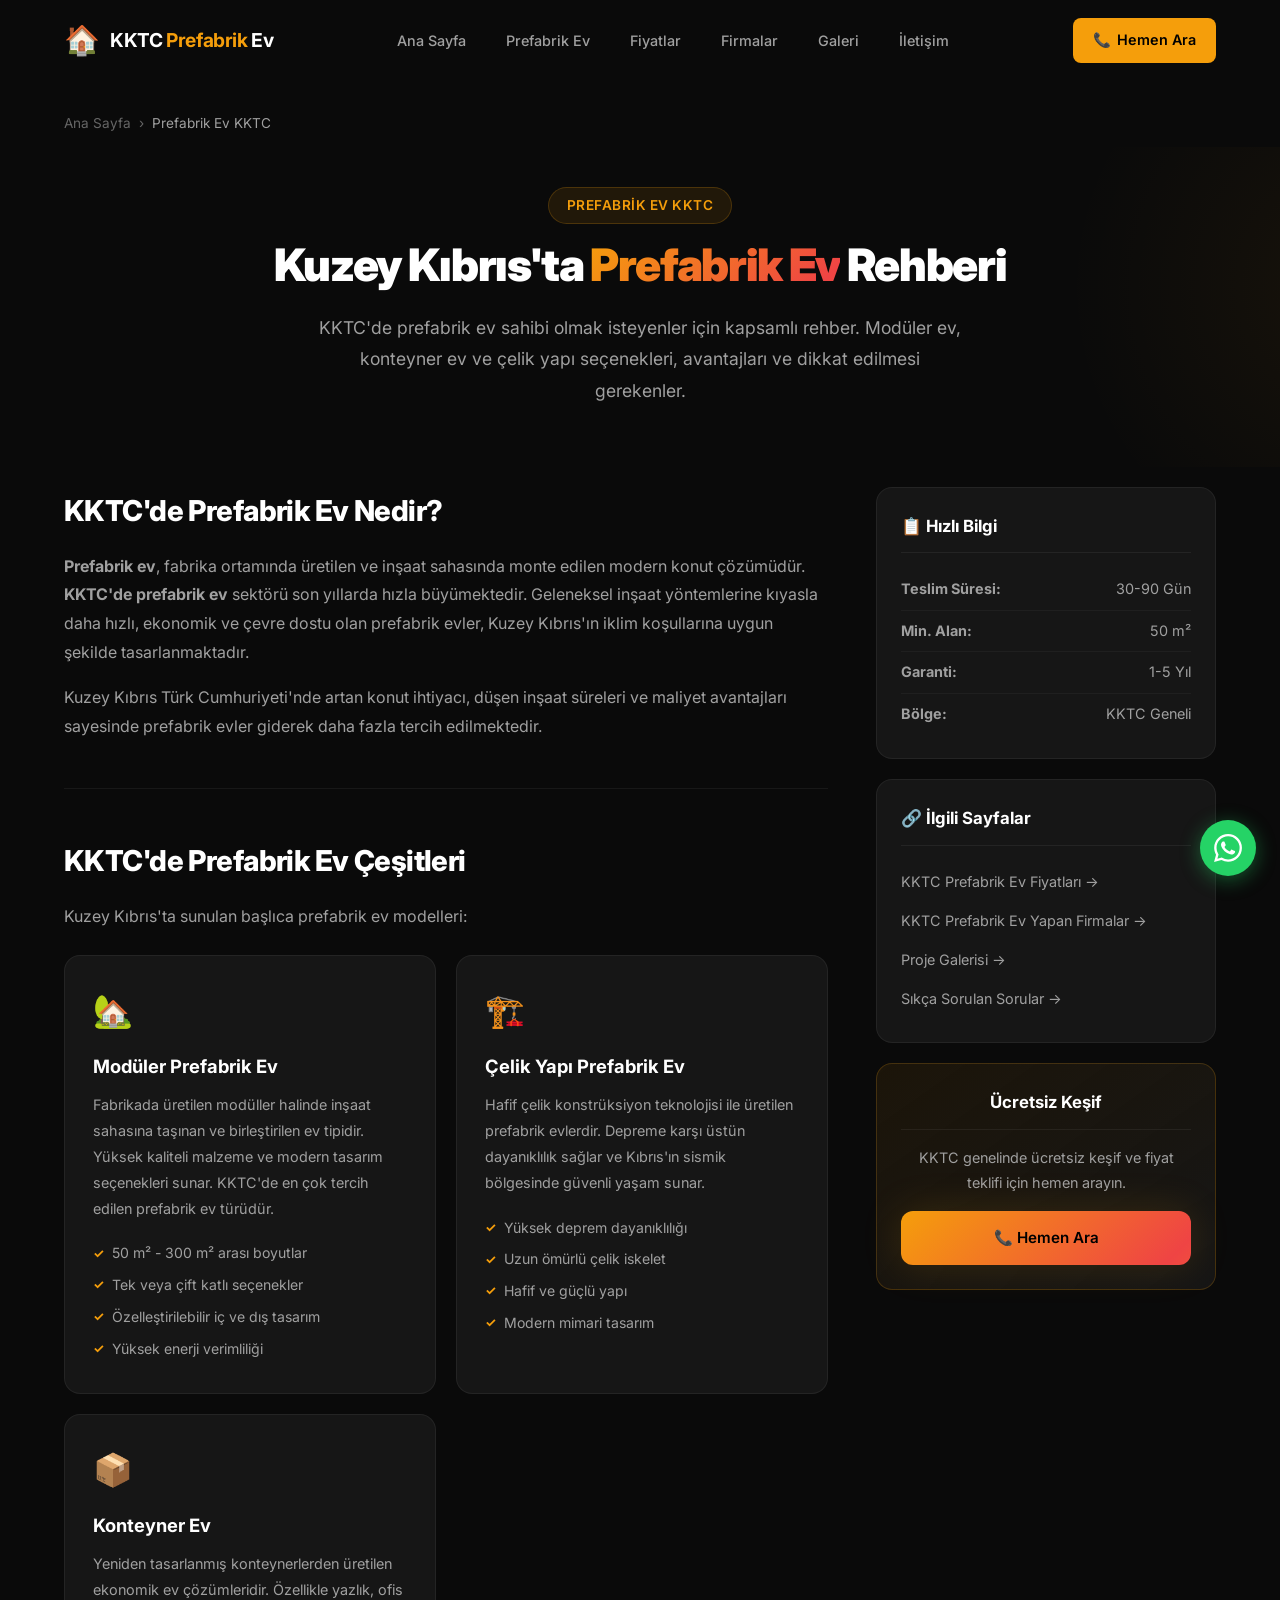
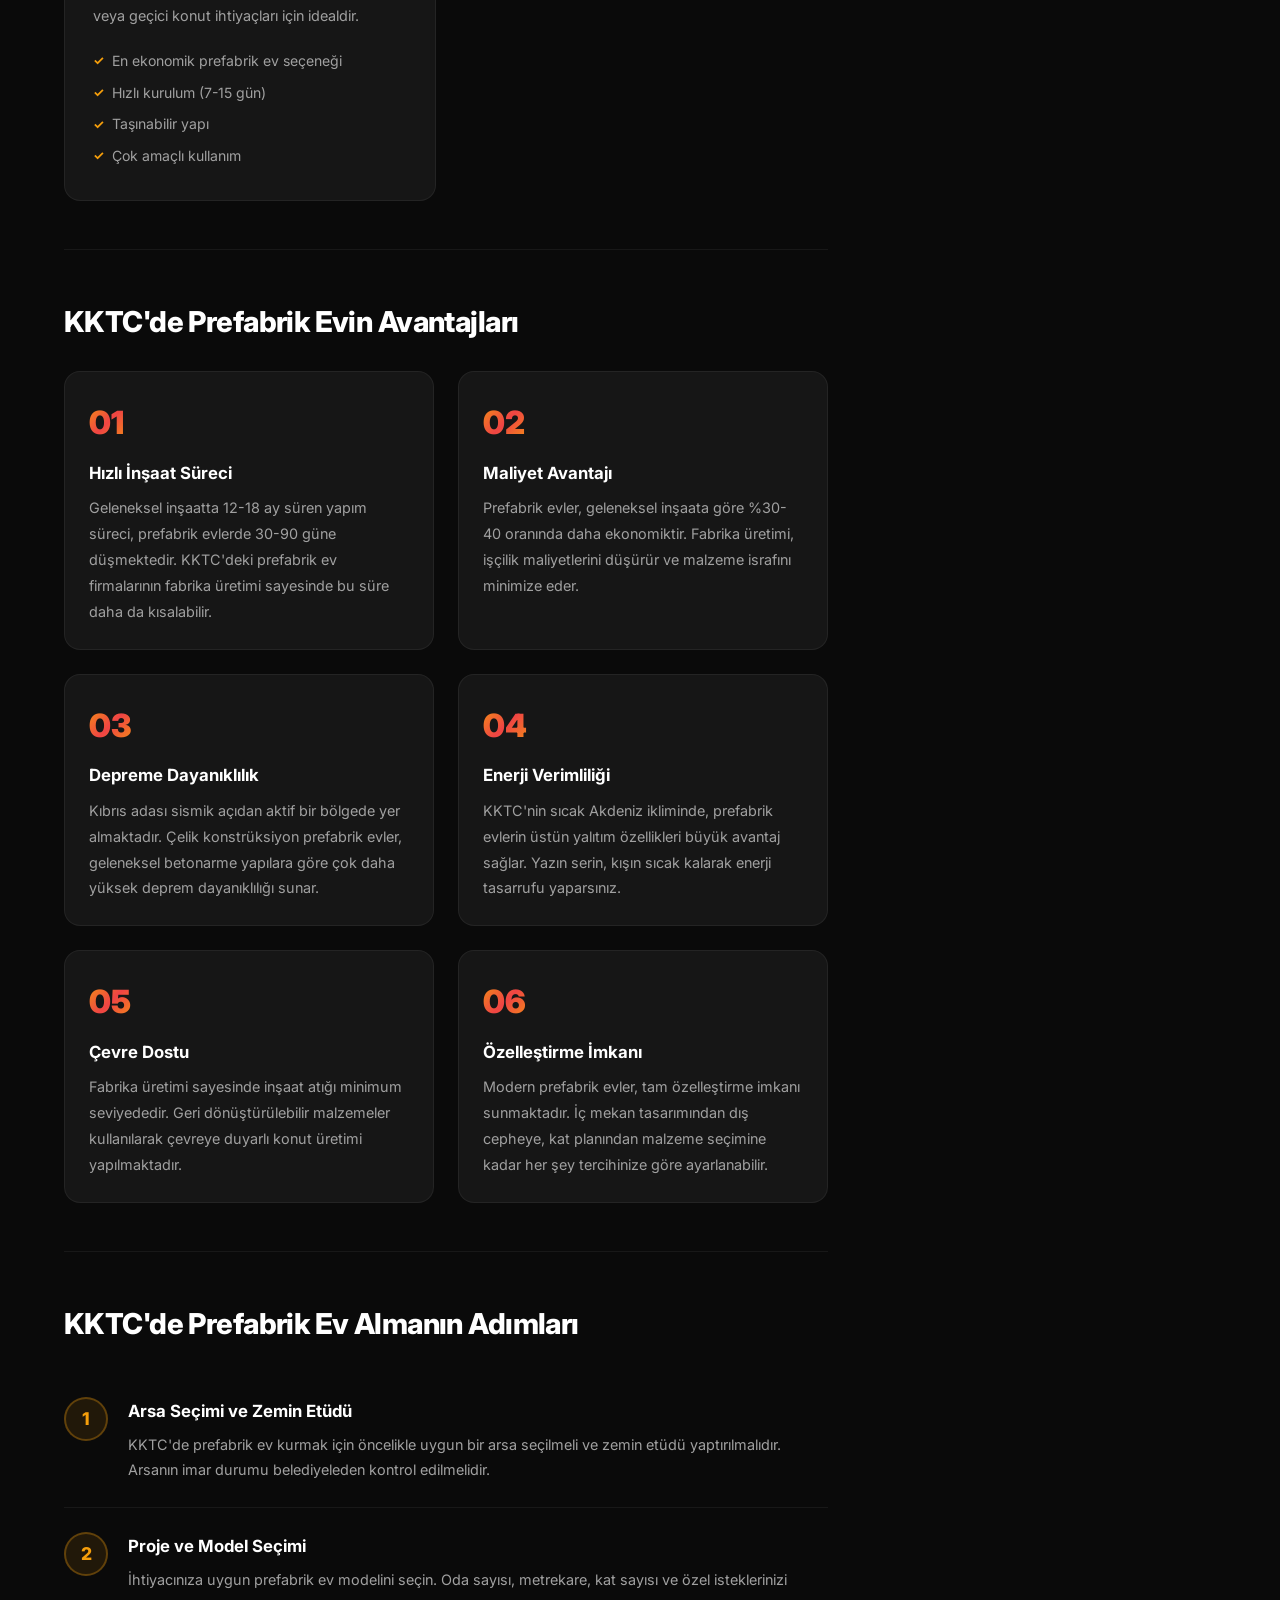
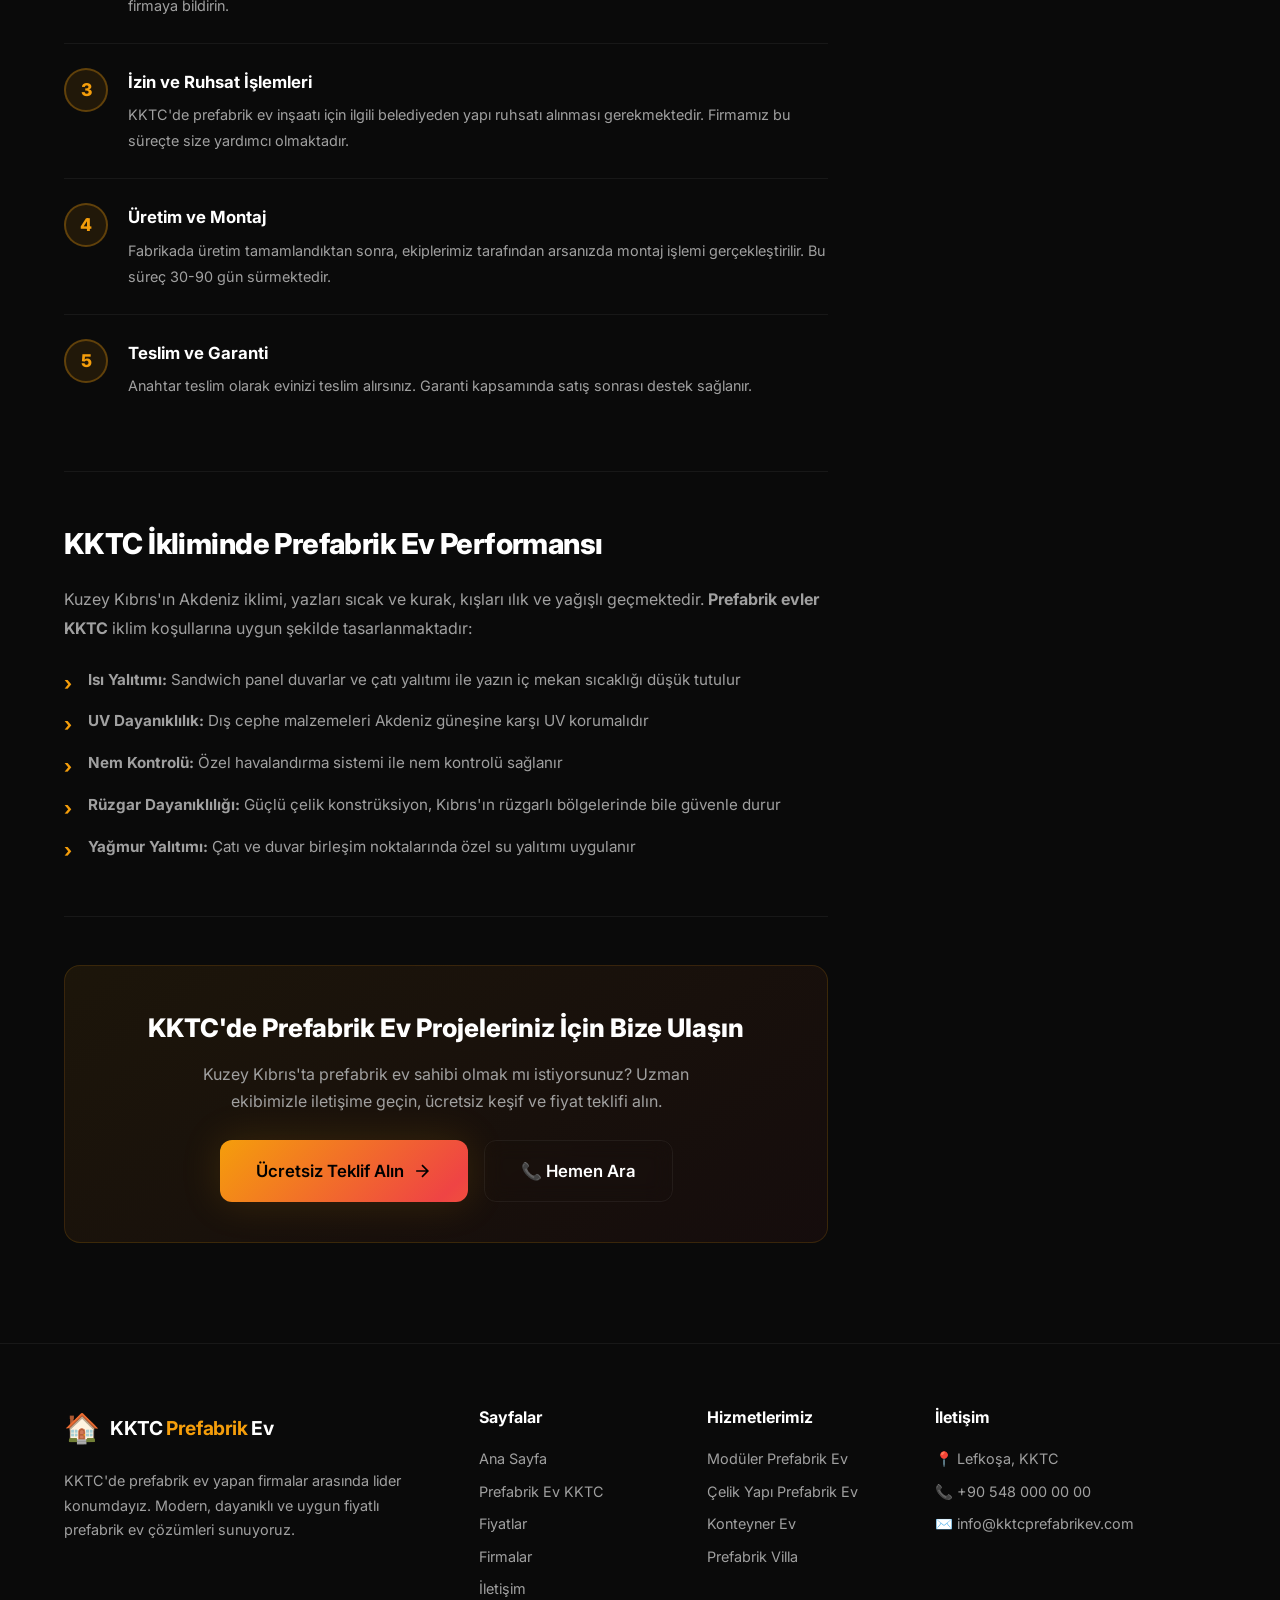
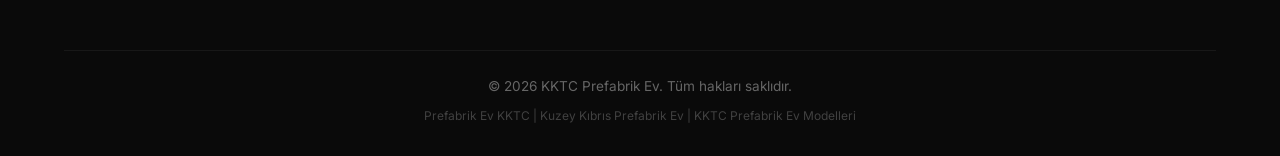
<file: prefabrik-ev-kktc/index.html>
<!DOCTYPE html>
<html lang="tr">
<head>
    <meta charset="UTF-8">
    <meta name="viewport" content="width=device-width, initial-scale=1.0">
    <meta http-equiv="X-UA-Compatible" content="IE=edge">

    <!-- Primary SEO Meta Tags -->
    <title>Prefabrik Ev KKTC | Kuzey Kıbrıs'ta Prefabrik Ev Modelleri ve Çözümleri 2026</title>
    <meta name="description" content="Prefabrik ev KKTC - Kuzey Kıbrıs'ta modüler prefabrik ev, konteyner ev ve çelik yapı çözümleri. Modern tasarım, dayanıklı malzeme ve uygun fiyatlarla hayalinizdeki eve kavuşun.">
    <meta name="keywords" content="prefabrik ev kktc, kktc prefabrik ev, kuzey kıbrıs prefabrik ev, prefabrik ev modelleri kktc, prefabrik ev çeşitleri kktc, modüler ev kktc">
    <meta name="author" content="KKTC Prefabrik Ev">
    <meta name="robots" content="index, follow, max-snippet:-1, max-image-preview:large, max-video-preview:-1">
    <link rel="canonical" href="https://www.kktcprefabrikev.com/prefabrik-ev-kktc/">

    <!-- Open Graph -->
    <meta property="og:type" content="article">
    <meta property="og:url" content="https://www.kktcprefabrikev.com/prefabrik-ev-kktc/">
    <meta property="og:title" content="Prefabrik Ev KKTC | Kuzey Kıbrıs Prefabrik Ev Modelleri">
    <meta property="og:description" content="KKTC'de prefabrik ev modelleri, çeşitleri ve avantajları. Modern, dayanıklı ve uygun fiyatlı prefabrik ev çözümleri.">
    <meta property="og:image" content="https://www.kktcprefabrikev.com/images/og-image.jpg">
    <meta property="og:locale" content="tr_TR">
    <meta property="og:site_name" content="KKTC Prefabrik Ev">

    <!-- Twitter Card -->
    <meta name="twitter:card" content="summary_large_image">
    <meta name="twitter:title" content="Prefabrik Ev KKTC | Kuzey Kıbrıs Prefabrik Ev Modelleri">
    <meta name="twitter:description" content="KKTC'de prefabrik ev modelleri, çeşitleri ve avantajları. Modern, dayanıklı ve uygun fiyatlı prefabrik ev çözümleri.">
    <meta name="twitter:image" content="https://www.kktcprefabrikev.com/images/og-image.jpg">

    <!-- Hreflang -->
    <link rel="alternate" hreflang="tr" href="https://www.kktcprefabrikev.com/prefabrik-ev-kktc/">
    <link rel="alternate" hreflang="x-default" href="https://www.kktcprefabrikev.com/prefabrik-ev-kktc/">

    <!-- Favicon -->
    <link rel="icon" type="image/svg+xml" href="data:image/svg+xml,<svg xmlns='http://www.w3.org/2000/svg' viewBox='0 0 100 100'><text y='.9em' font-size='90'>🏠</text></svg>">

    <!-- Google Fonts -->
    <link rel="preconnect" href="https://fonts.googleapis.com">
    <link rel="preconnect" href="https://fonts.gstatic.com" crossorigin>
    <link href="https://fonts.googleapis.com/css2?family=Inter:wght@300;400;500;600;700;800;900&display=swap" rel="stylesheet">

    <!-- Stylesheets -->
    <link rel="stylesheet" href="../style.css">
    <link rel="stylesheet" href="../responsive.css">

    <!-- JSON-LD Article Schema -->
    <script type="application/ld+json">
    {
        "@context": "https://schema.org",
        "@type": "Article",
        "headline": "Prefabrik Ev KKTC - Kuzey Kıbrıs'ta Prefabrik Ev Rehberi",
        "description": "KKTC'de prefabrik ev modelleri, çeşitleri, avantajları ve dezavantajları hakkında kapsamlı rehber.",
        "author": {
            "@type": "Organization",
            "name": "KKTC Prefabrik Ev"
        },
        "publisher": {
            "@type": "Organization",
            "name": "KKTC Prefabrik Ev",
            "url": "https://www.kktcprefabrikev.com"
        },
        "datePublished": "2026-03-23",
        "dateModified": "2026-03-23",
        "mainEntityOfPage": "https://www.kktcprefabrikev.com/prefabrik-ev-kktc/"
    }
    </script>

    <!-- BreadcrumbList Schema -->
    <script type="application/ld+json">
    {
        "@context": "https://schema.org",
        "@type": "BreadcrumbList",
        "itemListElement": [
            {
                "@type": "ListItem",
                "position": 1,
                "name": "Ana Sayfa",
                "item": "https://www.kktcprefabrikev.com/"
            },
            {
                "@type": "ListItem",
                "position": 2,
                "name": "Prefabrik Ev KKTC",
                "item": "https://www.kktcprefabrikev.com/prefabrik-ev-kktc/"
            }
        ]
    }
    </script>
</head>
<body>

    <!-- Header -->
    <header id="header">
        <nav class="navbar scrolled" id="navbar">
            <div class="nav-container">
                <a href="../index.html" class="logo" aria-label="KKTC Prefabrik Ev Ana Sayfa">
                    <span class="logo-icon">🏠</span>
                    <span class="logo-text">KKTC <span class="logo-highlight">Prefabrik</span> Ev</span>
                </a>
                <ul class="nav-menu" id="nav-menu">
                    <li><a href="../index.html" class="nav-link">Ana Sayfa</a></li>
                    <li><a href="../prefabrik-ev-kktc/index.html" class="nav-link">Prefabrik Ev</a></li>
                    <li><a href="../kktc-prefabrik-ev-fiyatlari/index.html" class="nav-link">Fiyatlar</a></li>
                    <li><a href="../kktc-prefabrik-ev-yapan-firmalar/index.html" class="nav-link">Firmalar</a></li>
                    <li><a href="../index.html#galeri" class="nav-link">Galeri</a></li>
                    <li><a href="../index.html#iletisim" class="nav-link">İletişim</a></li>
                </ul>
                <a href="tel:+905480000000" class="nav-cta">
                    <span class="cta-icon">📞</span> Hemen Ara
                </a>
                <button class="hamburger" id="hamburger" aria-label="Menüyü aç">
                    <span class="bar"></span>
                    <span class="bar"></span>
                    <span class="bar"></span>
                </button>
            </div>
        </nav>
    </header>

    <main>
        <!-- Breadcrumb -->
        <div class="breadcrumb-section">
            <div class="container">
                <nav class="breadcrumb" aria-label="Breadcrumb">
                    <a href="../index.html">Ana Sayfa</a>
                    <span class="breadcrumb-sep">›</span>
                    <span class="breadcrumb-current">Prefabrik Ev KKTC</span>
                </nav>
            </div>
        </div>

        <!-- Page Hero -->
        <section class="page-hero">
            <div class="container">
                <div class="page-hero-content" data-animate>
                    <span class="section-badge">Prefabrik Ev KKTC</span>
                    <h1>Kuzey Kıbrıs'ta <span class="gradient-text">Prefabrik Ev</span> Rehberi</h1>
                    <p class="hero-description">KKTC'de prefabrik ev sahibi olmak isteyenler için kapsamlı rehber. Modüler ev, konteyner ev ve çelik yapı seçenekleri, avantajları ve dikkat edilmesi gerekenler.</p>
                </div>
            </div>
        </section>

        <!-- Content Section -->
        <section class="section content-section">
            <div class="container">
                <div class="content-layout">
                    <article class="main-content">
                        <div class="content-block" data-animate>
                            <h2>KKTC'de Prefabrik Ev Nedir?</h2>
                            <p><strong>Prefabrik ev</strong>, fabrika ortamında üretilen ve inşaat sahasında monte edilen modern konut çözümüdür. <strong>KKTC'de prefabrik ev</strong> sektörü son yıllarda hızla büyümektedir. Geleneksel inşaat yöntemlerine kıyasla daha hızlı, ekonomik ve çevre dostu olan prefabrik evler, Kuzey Kıbrıs'ın iklim koşullarına uygun şekilde tasarlanmaktadır.</p>
                            <p>Kuzey Kıbrıs Türk Cumhuriyeti'nde artan konut ihtiyacı, düşen inşaat süreleri ve maliyet avantajları sayesinde prefabrik evler giderek daha fazla tercih edilmektedir.</p>
                        </div>

                        <div class="content-block" data-animate>
                            <h2>KKTC'de Prefabrik Ev Çeşitleri</h2>
                            <p>Kuzey Kıbrıs'ta sunulan başlıca prefabrik ev modelleri:</p>

                            <div class="content-cards">
                                <div class="content-card">
                                    <div class="content-card-icon">🏡</div>
                                    <h3>Modüler Prefabrik Ev</h3>
                                    <p>Fabrikada üretilen modüller halinde inşaat sahasına taşınan ve birleştirilen ev tipidir. Yüksek kaliteli malzeme ve modern tasarım seçenekleri sunar. KKTC'de en çok tercih edilen prefabrik ev türüdür.</p>
                                    <ul>
                                        <li>50 m² - 300 m² arası boyutlar</li>
                                        <li>Tek veya çift katlı seçenekler</li>
                                        <li>Özelleştirilebilir iç ve dış tasarım</li>
                                        <li>Yüksek enerji verimliliği</li>
                                    </ul>
                                </div>
                                <div class="content-card">
                                    <div class="content-card-icon">🏗️</div>
                                    <h3>Çelik Yapı Prefabrik Ev</h3>
                                    <p>Hafif çelik konstrüksiyon teknolojisi ile üretilen prefabrik evlerdir. Depreme karşı üstün dayanıklılık sağlar ve Kıbrıs'ın sismik bölgesinde güvenli yaşam sunar.</p>
                                    <ul>
                                        <li>Yüksek deprem dayanıklılığı</li>
                                        <li>Uzun ömürlü çelik iskelet</li>
                                        <li>Hafif ve güçlü yapı</li>
                                        <li>Modern mimari tasarım</li>
                                    </ul>
                                </div>
                                <div class="content-card">
                                    <div class="content-card-icon">📦</div>
                                    <h3>Konteyner Ev</h3>
                                    <p>Yeniden tasarlanmış konteynerlerden üretilen ekonomik ev çözümleridir. Özellikle yazlık, ofis veya geçici konut ihtiyaçları için idealdir.</p>
                                    <ul>
                                        <li>En ekonomik prefabrik ev seçeneği</li>
                                        <li>Hızlı kurulum (7-15 gün)</li>
                                        <li>Taşınabilir yapı</li>
                                        <li>Çok amaçlı kullanım</li>
                                    </ul>
                                </div>
                            </div>
                        </div>

                        <div class="content-block" data-animate>
                            <h2>KKTC'de Prefabrik Evin Avantajları</h2>
                            <div class="advantages-grid">
                                <div class="advantage-item">
                                    <span class="advantage-number">01</span>
                                    <h3>Hızlı İnşaat Süreci</h3>
                                    <p>Geleneksel inşaatta 12-18 ay süren yapım süreci, prefabrik evlerde 30-90 güne düşmektedir. KKTC'deki prefabrik ev firmalarının fabrika üretimi sayesinde bu süre daha da kısalabilir.</p>
                                </div>
                                <div class="advantage-item">
                                    <span class="advantage-number">02</span>
                                    <h3>Maliyet Avantajı</h3>
                                    <p>Prefabrik evler, geleneksel inşaata göre %30-40 oranında daha ekonomiktir. Fabrika üretimi, işçilik maliyetlerini düşürür ve malzeme israfını minimize eder.</p>
                                </div>
                                <div class="advantage-item">
                                    <span class="advantage-number">03</span>
                                    <h3>Depreme Dayanıklılık</h3>
                                    <p>Kıbrıs adası sismik açıdan aktif bir bölgede yer almaktadır. Çelik konstrüksiyon prefabrik evler, geleneksel betonarme yapılara göre çok daha yüksek deprem dayanıklılığı sunar.</p>
                                </div>
                                <div class="advantage-item">
                                    <span class="advantage-number">04</span>
                                    <h3>Enerji Verimliliği</h3>
                                    <p>KKTC'nin sıcak Akdeniz ikliminde, prefabrik evlerin üstün yalıtım özellikleri büyük avantaj sağlar. Yazın serin, kışın sıcak kalarak enerji tasarrufu yaparsınız.</p>
                                </div>
                                <div class="advantage-item">
                                    <span class="advantage-number">05</span>
                                    <h3>Çevre Dostu</h3>
                                    <p>Fabrika üretimi sayesinde inşaat atığı minimum seviyededir. Geri dönüştürülebilir malzemeler kullanılarak çevreye duyarlı konut üretimi yapılmaktadır.</p>
                                </div>
                                <div class="advantage-item">
                                    <span class="advantage-number">06</span>
                                    <h3>Özelleştirme İmkanı</h3>
                                    <p>Modern prefabrik evler, tam özelleştirme imkanı sunmaktadır. İç mekan tasarımından dış cepheye, kat planından malzeme seçimine kadar her şey tercihinize göre ayarlanabilir.</p>
                                </div>
                            </div>
                        </div>

                        <div class="content-block" data-animate>
                            <h2>KKTC'de Prefabrik Ev Almanın Adımları</h2>
                            <div class="steps-list">
                                <div class="step-item">
                                    <div class="step-number">1</div>
                                    <div class="step-content">
                                        <h3>Arsa Seçimi ve Zemin Etüdü</h3>
                                        <p>KKTC'de prefabrik ev kurmak için öncelikle uygun bir arsa seçilmeli ve zemin etüdü yaptırılmalıdır. Arsanın imar durumu belediyeleden kontrol edilmelidir.</p>
                                    </div>
                                </div>
                                <div class="step-item">
                                    <div class="step-number">2</div>
                                    <div class="step-content">
                                        <h3>Proje ve Model Seçimi</h3>
                                        <p>İhtiyacınıza uygun prefabrik ev modelini seçin. Oda sayısı, metrekare, kat sayısı ve özel isteklerinizi firmaya bildirin.</p>
                                    </div>
                                </div>
                                <div class="step-item">
                                    <div class="step-number">3</div>
                                    <div class="step-content">
                                        <h3>İzin ve Ruhsat İşlemleri</h3>
                                        <p>KKTC'de prefabrik ev inşaatı için ilgili belediyeden yapı ruhsatı alınması gerekmektedir. Firmamız bu süreçte size yardımcı olmaktadır.</p>
                                    </div>
                                </div>
                                <div class="step-item">
                                    <div class="step-number">4</div>
                                    <div class="step-content">
                                        <h3>Üretim ve Montaj</h3>
                                        <p>Fabrikada üretim tamamlandıktan sonra, ekiplerimiz tarafından arsanızda montaj işlemi gerçekleştirilir. Bu süreç 30-90 gün sürmektedir.</p>
                                    </div>
                                </div>
                                <div class="step-item">
                                    <div class="step-number">5</div>
                                    <div class="step-content">
                                        <h3>Teslim ve Garanti</h3>
                                        <p>Anahtar teslim olarak evinizi teslim alırsınız. Garanti kapsamında satış sonrası destek sağlanır.</p>
                                    </div>
                                </div>
                            </div>
                        </div>

                        <div class="content-block" data-animate>
                            <h2>KKTC İkliminde Prefabrik Ev Performansı</h2>
                            <p>Kuzey Kıbrıs'ın Akdeniz iklimi, yazları sıcak ve kurak, kışları ılık ve yağışlı geçmektedir. <strong>Prefabrik evler KKTC</strong> iklim koşullarına uygun şekilde tasarlanmaktadır:</p>
                            <ul class="styled-list">
                                <li><strong>Isı Yalıtımı:</strong> Sandwich panel duvarlar ve çatı yalıtımı ile yazın iç mekan sıcaklığı düşük tutulur</li>
                                <li><strong>UV Dayanıklılık:</strong> Dış cephe malzemeleri Akdeniz güneşine karşı UV korumalıdır</li>
                                <li><strong>Nem Kontrolü:</strong> Özel havalandırma sistemi ile nem kontrolü sağlanır</li>
                                <li><strong>Rüzgar Dayanıklılığı:</strong> Güçlü çelik konstrüksiyon, Kıbrıs'ın rüzgarlı bölgelerinde bile güvenle durur</li>
                                <li><strong>Yağmur Yalıtımı:</strong> Çatı ve duvar birleşim noktalarında özel su yalıtımı uygulanır</li>
                            </ul>
                        </div>

                        <!-- CTA -->
                        <div class="content-cta" data-animate>
                            <h2>KKTC'de Prefabrik Ev Projeleriniz İçin Bize Ulaşın</h2>
                            <p>Kuzey Kıbrıs'ta prefabrik ev sahibi olmak mı istiyorsunuz? Uzman ekibimizle iletişime geçin, ücretsiz keşif ve fiyat teklifi alın.</p>
                            <div class="cta-buttons">
                                <a href="../index.html#iletisim" class="btn btn-primary btn-lg">
                                    <span>Ücretsiz Teklif Alın</span>
                                    <svg width="20" height="20" viewBox="0 0 24 24" fill="none" stroke="currentColor" stroke-width="2"><path d="M5 12h14M12 5l7 7-7 7"/></svg>
                                </a>
                                <a href="tel:+905480000000" class="btn btn-outline btn-lg">
                                    <span>📞 Hemen Ara</span>
                                </a>
                            </div>
                        </div>
                    </article>

                    <!-- Sidebar -->
                    <aside class="sidebar">
                        <div class="sidebar-card" data-animate>
                            <h3>📋 Hızlı Bilgi</h3>
                            <ul class="sidebar-info">
                                <li><strong>Teslim Süresi:</strong> 30-90 Gün</li>
                                <li><strong>Min. Alan:</strong> 50 m²</li>
                                <li><strong>Garanti:</strong> 1-5 Yıl</li>
                                <li><strong>Bölge:</strong> KKTC Geneli</li>
                            </ul>
                        </div>
                        <div class="sidebar-card" data-animate>
                            <h3>🔗 İlgili Sayfalar</h3>
                            <ul class="sidebar-links">
                                <li><a href="../kktc-prefabrik-ev-fiyatlari/index.html">KKTC Prefabrik Ev Fiyatları →</a></li>
                                <li><a href="../kktc-prefabrik-ev-yapan-firmalar/index.html">KKTC Prefabrik Ev Yapan Firmalar →</a></li>
                                <li><a href="../index.html#galeri">Proje Galerisi →</a></li>
                                <li><a href="../index.html#sss">Sıkça Sorulan Sorular →</a></li>
                            </ul>
                        </div>
                        <div class="sidebar-card sidebar-cta" data-animate>
                            <h3>Ücretsiz Keşif</h3>
                            <p>KKTC genelinde ücretsiz keşif ve fiyat teklifi için hemen arayın.</p>
                            <a href="tel:+905480000000" class="btn btn-primary btn-full">📞 Hemen Ara</a>
                        </div>
                    </aside>
                </div>
            </div>
        </section>
    </main>

    <!-- Footer -->
    <footer class="footer">
        <div class="container">
            <div class="footer-grid">
                <div class="footer-about">
                    <a href="../index.html" class="footer-logo">
                        <span class="logo-icon">🏠</span>
                        <span class="logo-text">KKTC <span class="logo-highlight">Prefabrik</span> Ev</span>
                    </a>
                    <p>KKTC'de prefabrik ev yapan firmalar arasında lider konumdayız. Modern, dayanıklı ve uygun fiyatlı prefabrik ev çözümleri sunuyoruz.</p>
                </div>
                <div class="footer-links">
                    <h4>Sayfalar</h4>
                    <ul>
                        <li><a href="../index.html">Ana Sayfa</a></li>
                        <li><a href="../prefabrik-ev-kktc/index.html">Prefabrik Ev KKTC</a></li>
                        <li><a href="../kktc-prefabrik-ev-fiyatlari/index.html">Fiyatlar</a></li>
                        <li><a href="../kktc-prefabrik-ev-yapan-firmalar/index.html">Firmalar</a></li>
                        <li><a href="../index.html#iletisim">İletişim</a></li>
                    </ul>
                </div>
                <div class="footer-services">
                    <h4>Hizmetlerimiz</h4>
                    <ul>
                        <li><a href="../index.html#hizmetler">Modüler Prefabrik Ev</a></li>
                        <li><a href="../index.html#hizmetler">Çelik Yapı Prefabrik Ev</a></li>
                        <li><a href="../index.html#hizmetler">Konteyner Ev</a></li>
                        <li><a href="../index.html#hizmetler">Prefabrik Villa</a></li>
                    </ul>
                </div>
                <div class="footer-contact">
                    <h4>İletişim</h4>
                    <ul>
                        <li>📍 Lefkoşa, KKTC</li>
                        <li>📞 <a href="tel:+905480000000">+90 548 000 00 00</a></li>
                        <li>✉️ <a href="mailto:info@kktcprefabrikev.com">info@kktcprefabrikev.com</a></li>
                    </ul>
                </div>
            </div>
            <div class="footer-bottom">
                <p>&copy; 2026 KKTC Prefabrik Ev. Tüm hakları saklıdır.</p>
                <p class="footer-seo">Prefabrik Ev KKTC | Kuzey Kıbrıs Prefabrik Ev | KKTC Prefabrik Ev Modelleri</p>
            </div>
        </div>
    </footer>

    <!-- WhatsApp -->
    <a href="https://wa.me/905480000000" class="whatsapp-float" target="_blank" rel="noopener noreferrer" aria-label="WhatsApp ile iletişime geçin">
        <svg width="28" height="28" viewBox="0 0 24 24" fill="white"><path d="M17.472 14.382c-.297-.149-1.758-.867-2.03-.967-.273-.099-.471-.148-.67.15-.197.297-.767.966-.94 1.164-.173.199-.347.223-.644.075-.297-.15-1.255-.463-2.39-1.475-.883-.788-1.48-1.761-1.653-2.059-.173-.297-.018-.458.13-.606.134-.133.298-.347.446-.52.149-.174.198-.298.298-.497.099-.198.05-.371-.025-.52-.075-.149-.669-1.612-.916-2.207-.242-.579-.487-.5-.669-.51-.173-.008-.371-.01-.57-.01-.198 0-.52.074-.792.372-.272.297-1.04 1.016-1.04 2.479 0 1.462 1.065 2.875 1.213 3.074.149.198 2.096 3.2 5.077 4.487.709.306 1.262.489 1.694.625.712.227 1.36.195 1.871.118.571-.085 1.758-.719 2.006-1.413.248-.694.248-1.289.173-1.413-.074-.124-.272-.198-.57-.347m-5.421 7.403h-.004a9.87 9.87 0 01-5.031-1.378l-.361-.214-3.741.982.998-3.648-.235-.374a9.86 9.86 0 01-1.51-5.26c.001-5.45 4.436-9.884 9.888-9.884 2.64 0 5.122 1.03 6.988 2.898a9.825 9.825 0 012.893 6.994c-.003 5.45-4.437 9.884-9.885 9.884m8.413-18.297A11.815 11.815 0 0012.05 0C5.495 0 .16 5.335.157 11.892c0 2.096.547 4.142 1.588 5.945L.057 24l6.305-1.654a11.882 11.882 0 005.683 1.448h.005c6.554 0 11.89-5.335 11.893-11.893a11.821 11.821 0 00-3.48-8.413z"/></svg>
    </a>

    <script src="../script.js"></script>
</body>
</html>
</file>
<file: style.css>
/* =============================================
   KKTC Prefabrik Ev - Premium Dark Theme
   ============================================= */

/* CSS Custom Properties */
:root {
    --bg-primary: #0a0a0a;
    --bg-secondary: #111111;
    --bg-card: #161616;
    --bg-card-hover: #1a1a1a;
    --bg-glass: rgba(255, 255, 255, 0.03);
    --bg-glass-hover: rgba(255, 255, 255, 0.06);

    --text-primary: #ffffff;
    --text-secondary: #a0a0a0;
    --text-muted: #666666;

    --accent-primary: #f59e0b;
    --accent-secondary: #d97706;
    --accent-light: rgba(245, 158, 11, 0.1);
    --accent-glow: rgba(245, 158, 11, 0.3);

    --gradient-primary: linear-gradient(135deg, #f59e0b 0%, #ef4444 50%, #f59e0b 100%);
    --gradient-hero: linear-gradient(135deg, rgba(245, 158, 11, 0.15) 0%, rgba(239, 68, 68, 0.08) 50%, rgba(245, 158, 11, 0.05) 100%);
    --gradient-card: linear-gradient(145deg, rgba(255,255,255,0.05) 0%, rgba(255,255,255,0.01) 100%);

    --border-color: rgba(255, 255, 255, 0.06);
    --border-hover: rgba(245, 158, 11, 0.3);

    --shadow-sm: 0 2px 8px rgba(0, 0, 0, 0.3);
    --shadow-md: 0 8px 32px rgba(0, 0, 0, 0.4);
    --shadow-lg: 0 16px 64px rgba(0, 0, 0, 0.5);
    --shadow-glow: 0 0 40px rgba(245, 158, 11, 0.15);

    --radius-sm: 8px;
    --radius-md: 12px;
    --radius-lg: 16px;
    --radius-xl: 24px;

    --transition: all 0.3s cubic-bezier(0.4, 0, 0.2, 1);
    --transition-slow: all 0.6s cubic-bezier(0.4, 0, 0.2, 1);

    --container-max: 1200px;
    --section-padding: 100px 0;
}

/* Reset & Base */
*, *::before, *::after {
    margin: 0;
    padding: 0;
    box-sizing: border-box;
}

html {
    scroll-behavior: smooth;
    scroll-padding-top: 80px;
}

body {
    font-family: 'Inter', -apple-system, BlinkMacSystemFont, 'Segoe UI', sans-serif;
    background-color: var(--bg-primary);
    color: var(--text-primary);
    line-height: 1.7;
    overflow-x: hidden;
    -webkit-font-smoothing: antialiased;
    -moz-osx-font-smoothing: grayscale;
}

a {
    text-decoration: none;
    color: inherit;
    transition: var(--transition);
}

ul {
    list-style: none;
}

img {
    max-width: 100%;
    height: auto;
    display: block;
}

.container {
    max-width: var(--container-max);
    margin: 0 auto;
    padding: 0 24px;
}

.section {
    padding: var(--section-padding);
    position: relative;
}

/* =============================================
   Section Headers
   ============================================= */
.section-header {
    text-align: center;
    max-width: 700px;
    margin: 0 auto 60px;
}

.section-badge {
    display: inline-block;
    padding: 6px 18px;
    background: var(--accent-light);
    border: 1px solid rgba(245, 158, 11, 0.2);
    border-radius: 50px;
    color: var(--accent-primary);
    font-size: 0.85rem;
    font-weight: 600;
    letter-spacing: 0.5px;
    margin-bottom: 16px;
    text-transform: uppercase;
}

.section-header h2 {
    font-size: 2.5rem;
    font-weight: 800;
    line-height: 1.2;
    margin-bottom: 16px;
    letter-spacing: -0.02em;
}

.section-desc {
    color: var(--text-secondary);
    font-size: 1.05rem;
    line-height: 1.7;
}

.gradient-text {
    background: var(--gradient-primary);
    background-size: 200% auto;
    -webkit-background-clip: text;
    -webkit-text-fill-color: transparent;
    background-clip: text;
    animation: gradientShift 4s ease infinite;
}

@keyframes gradientShift {
    0%, 100% { background-position: 0% center; }
    50% { background-position: 100% center; }
}

/* =============================================
   Buttons
   ============================================= */
.btn {
    display: inline-flex;
    align-items: center;
    gap: 8px;
    padding: 14px 28px;
    border-radius: var(--radius-md);
    font-size: 0.95rem;
    font-weight: 600;
    border: none;
    cursor: pointer;
    transition: var(--transition);
    font-family: inherit;
    position: relative;
    overflow: hidden;
}

.btn-primary {
    background: var(--gradient-primary);
    background-size: 200% auto;
    color: #000;
    box-shadow: var(--shadow-glow);
}

.btn-primary:hover {
    background-position: right center;
    transform: translateY(-2px);
    box-shadow: 0 0 60px rgba(245, 158, 11, 0.25);
}

.btn-outline {
    background: transparent;
    color: var(--text-primary);
    border: 1px solid var(--border-color);
    backdrop-filter: blur(10px);
}

.btn-outline:hover {
    border-color: var(--accent-primary);
    background: var(--accent-light);
    color: var(--accent-primary);
    transform: translateY(-2px);
}

.btn-lg {
    padding: 16px 36px;
    font-size: 1.05rem;
}

.btn-full {
    width: 100%;
    justify-content: center;
}

/* =============================================
   Navigation
   ============================================= */
.navbar {
    position: fixed;
    top: 0;
    left: 0;
    right: 0;
    z-index: 1000;
    padding: 16px 0;
    transition: var(--transition);
    background: transparent;
}

.navbar.scrolled {
    padding: 10px 0;
    background: rgba(10, 10, 10, 0.9);
    backdrop-filter: blur(20px);
    border-bottom: 1px solid var(--border-color);
}

.nav-container {
    max-width: var(--container-max);
    margin: 0 auto;
    padding: 0 24px;
    display: flex;
    align-items: center;
    justify-content: space-between;
}

.logo {
    display: flex;
    align-items: center;
    gap: 10px;
    z-index: 1001;
}

.logo-icon {
    font-size: 1.8rem;
}

.logo-text {
    font-size: 1.2rem;
    font-weight: 700;
    letter-spacing: -0.02em;
}

.logo-highlight {
    color: var(--accent-primary);
}

.nav-menu {
    display: flex;
    gap: 8px;
}

.nav-link {
    padding: 8px 16px;
    font-size: 0.9rem;
    font-weight: 500;
    color: var(--text-secondary);
    border-radius: var(--radius-sm);
    transition: var(--transition);
}

.nav-link:hover,
.nav-link.active {
    color: var(--text-primary);
    background: var(--bg-glass-hover);
}

.nav-cta {
    display: inline-flex;
    align-items: center;
    gap: 6px;
    padding: 10px 20px;
    background: var(--accent-primary);
    color: #000;
    border-radius: var(--radius-sm);
    font-size: 0.9rem;
    font-weight: 600;
    transition: var(--transition);
}

.nav-cta:hover {
    background: var(--accent-secondary);
    transform: translateY(-1px);
}

.hamburger {
    display: none;
    flex-direction: column;
    gap: 5px;
    background: none;
    border: none;
    cursor: pointer;
    padding: 5px;
    z-index: 1001;
}

.hamburger .bar {
    width: 24px;
    height: 2px;
    background: var(--text-primary);
    transition: var(--transition);
    border-radius: 2px;
}

.hamburger.active .bar:nth-child(1) {
    transform: rotate(45deg) translate(5px, 5px);
}

.hamburger.active .bar:nth-child(2) {
    opacity: 0;
}

.hamburger.active .bar:nth-child(3) {
    transform: rotate(-45deg) translate(5px, -5px);
}

/* =============================================
   Hero Section
   ============================================= */
.hero {
    min-height: 100vh;
    display: flex;
    align-items: center;
    position: relative;
    overflow: hidden;
    padding-top: 80px;
}

.hero-bg-overlay {
    position: absolute;
    inset: 0;
    background: var(--gradient-hero);
    z-index: 0;
}

.hero-bg-overlay::before {
    content: '';
    position: absolute;
    top: -50%;
    right: -30%;
    width: 800px;
    height: 800px;
    background: radial-gradient(circle, rgba(245, 158, 11, 0.08) 0%, transparent 70%);
    animation: orbFloat 15s ease-in-out infinite;
}

.hero-bg-overlay::after {
    content: '';
    position: absolute;
    bottom: -30%;
    left: -20%;
    width: 600px;
    height: 600px;
    background: radial-gradient(circle, rgba(239, 68, 68, 0.05) 0%, transparent 70%);
    animation: orbFloat 20s ease-in-out infinite reverse;
}

@keyframes orbFloat {
    0%, 100% { transform: translate(0, 0) scale(1); }
    33% { transform: translate(30px, -30px) scale(1.05); }
    66% { transform: translate(-20px, 20px) scale(0.95); }
}

.hero-particles {
    position: absolute;
    inset: 0;
    z-index: 0;
    overflow: hidden;
}

.hero-content {
    position: relative;
    z-index: 1;
    text-align: center;
    max-width: 850px;
    margin: 0 auto;
}

.hero-badge {
    display: inline-flex;
    align-items: center;
    gap: 8px;
    padding: 8px 20px;
    background: var(--accent-light);
    border: 1px solid rgba(245, 158, 11, 0.2);
    border-radius: 50px;
    font-size: 0.85rem;
    font-weight: 500;
    color: var(--accent-primary);
    margin-bottom: 28px;
    animation: fadeInUp 0.8s ease;
}

.hero h1 {
    font-size: 3.8rem;
    font-weight: 900;
    line-height: 1.1;
    margin-bottom: 24px;
    letter-spacing: -0.03em;
    animation: fadeInUp 0.8s ease 0.1s both;
}

.hero-description {
    font-size: 1.15rem;
    color: var(--text-secondary);
    line-height: 1.8;
    margin-bottom: 36px;
    max-width: 650px;
    margin-left: auto;
    margin-right: auto;
    animation: fadeInUp 0.8s ease 0.2s both;
}

.hero-actions {
    display: flex;
    gap: 16px;
    justify-content: center;
    flex-wrap: wrap;
    margin-bottom: 60px;
    animation: fadeInUp 0.8s ease 0.3s both;
}

.hero-stats {
    display: flex;
    justify-content: center;
    gap: 48px;
    padding-top: 40px;
    border-top: 1px solid var(--border-color);
    animation: fadeInUp 0.8s ease 0.4s both;
}

.stat-item {
    text-align: center;
}

.stat-number {
    font-size: 2.5rem;
    font-weight: 800;
    color: var(--accent-primary);
    display: inline;
}

.stat-suffix {
    font-size: 1.5rem;
    font-weight: 700;
    color: var(--accent-primary);
}

.stat-label {
    display: block;
    font-size: 0.85rem;
    color: var(--text-secondary);
    margin-top: 4px;
}

.hero-scroll-indicator {
    position: absolute;
    bottom: 30px;
    left: 50%;
    transform: translateX(-50%);
    z-index: 1;
}

.hero-scroll-indicator a {
    display: block;
    width: 28px;
    height: 44px;
    border: 2px solid var(--border-color);
    border-radius: 14px;
    position: relative;
}

.hero-scroll-indicator span {
    display: block;
    width: 4px;
    height: 8px;
    background: var(--accent-primary);
    border-radius: 2px;
    position: absolute;
    top: 8px;
    left: 50%;
    transform: translateX(-50%);
    animation: scrollBounce 2s ease-in-out infinite;
}

@keyframes scrollBounce {
    0%, 100% { top: 8px; opacity: 1; }
    50% { top: 24px; opacity: 0.3; }
}

/* =============================================
   Services Section
   ============================================= */
.services-grid {
    display: grid;
    grid-template-columns: repeat(3, 1fr);
    gap: 24px;
}

.service-card {
    background: var(--bg-card);
    border: 1px solid var(--border-color);
    border-radius: var(--radius-lg);
    padding: 36px;
    transition: var(--transition);
    position: relative;
    overflow: hidden;
}

.service-card::before {
    content: '';
    position: absolute;
    top: 0;
    left: 0;
    right: 0;
    height: 3px;
    background: var(--gradient-primary);
    background-size: 200% auto;
    transform: scaleX(0);
    transition: var(--transition);
}

.service-card:hover::before {
    transform: scaleX(1);
}

.service-card:hover {
    transform: translateY(-4px);
    border-color: var(--border-hover);
    box-shadow: var(--shadow-md);
}

.service-card.featured {
    border-color: var(--border-hover);
    background: linear-gradient(145deg, rgba(245, 158, 11, 0.05) 0%, var(--bg-card) 100%);
}

.featured-badge {
    position: absolute;
    top: 16px;
    right: 16px;
    padding: 4px 12px;
    background: var(--accent-primary);
    color: #000;
    font-size: 0.75rem;
    font-weight: 700;
    border-radius: 50px;
    text-transform: uppercase;
    letter-spacing: 0.5px;
}

.service-icon-wrap {
    width: 64px;
    height: 64px;
    display: flex;
    align-items: center;
    justify-content: center;
    background: var(--accent-light);
    border-radius: var(--radius-md);
    margin-bottom: 20px;
}

.service-icon {
    font-size: 2rem;
}

.service-card h3 {
    font-size: 1.3rem;
    font-weight: 700;
    margin-bottom: 12px;
}

.service-card p {
    color: var(--text-secondary);
    font-size: 0.95rem;
    line-height: 1.7;
    margin-bottom: 16px;
}

.service-features {
    margin-bottom: 20px;
}

.service-features li {
    padding: 6px 0;
    color: var(--text-secondary);
    font-size: 0.9rem;
    display: flex;
    align-items: center;
    gap: 8px;
}

.service-features li::before {
    content: '✓';
    color: var(--accent-primary);
    font-weight: 700;
    font-size: 0.85rem;
}

.service-link {
    color: var(--accent-primary);
    font-weight: 600;
    font-size: 0.9rem;
}

.service-link:hover {
    color: var(--accent-secondary);
}

/* =============================================
   Pricing Section
   ============================================= */
.pricing {
    background: var(--bg-secondary);
}

.pricing-grid {
    display: grid;
    grid-template-columns: repeat(3, 1fr);
    gap: 24px;
    align-items: start;
}

.pricing-card {
    background: var(--bg-card);
    border: 1px solid var(--border-color);
    border-radius: var(--radius-lg);
    overflow: hidden;
    transition: var(--transition);
    position: relative;
}

.pricing-card:hover {
    transform: translateY(-4px);
    border-color: var(--border-hover);
    box-shadow: var(--shadow-md);
}

.pricing-card.featured {
    border-color: var(--accent-primary);
    box-shadow: var(--shadow-glow);
    transform: scale(1.03);
}

.pricing-card.featured:hover {
    transform: scale(1.05);
}

.pricing-header {
    padding: 32px 32px 0;
}

.pricing-header h3 {
    font-size: 1.4rem;
    font-weight: 700;
    margin-bottom: 4px;
}

.pricing-desc {
    color: var(--text-secondary);
    font-size: 0.9rem;
}

.pricing-body {
    padding: 24px 32px 32px;
}

.price {
    margin-bottom: 24px;
    padding-bottom: 24px;
    border-bottom: 1px solid var(--border-color);
}

.price-currency {
    font-size: 1.2rem;
    font-weight: 700;
    color: var(--accent-primary);
    vertical-align: top;
}

.price-amount {
    font-size: 2.8rem;
    font-weight: 900;
    letter-spacing: -0.02em;
    background: var(--gradient-primary);
    background-size: 200% auto;
    -webkit-background-clip: text;
    -webkit-text-fill-color: transparent;
    background-clip: text;
}

.price-period {
    font-size: 0.9rem;
    color: var(--text-secondary);
    display: block;
    margin-top: 4px;
}

.pricing-features {
    margin-bottom: 24px;
}

.pricing-features li {
    padding: 8px 0;
    display: flex;
    align-items: center;
    gap: 10px;
    font-size: 0.9rem;
    color: var(--text-secondary);
}

.pricing-features .check {
    color: var(--accent-primary);
    font-weight: 700;
}

.pricing-note {
    text-align: center;
    color: var(--text-muted);
    font-size: 0.85rem;
    margin-top: 32px;
}

/* =============================================
   Why Us Section
   ============================================= */
.why-us-grid {
    display: grid;
    grid-template-columns: repeat(3, 1fr);
    gap: 24px;
}

.why-us-card {
    background: var(--bg-card);
    border: 1px solid var(--border-color);
    border-radius: var(--radius-lg);
    padding: 32px;
    text-align: center;
    transition: var(--transition);
}

.why-us-card:hover {
    transform: translateY(-4px);
    border-color: var(--border-hover);
    box-shadow: var(--shadow-md);
}

.why-icon {
    font-size: 2.5rem;
    margin-bottom: 16px;
}

.why-us-card h3 {
    font-size: 1.15rem;
    font-weight: 700;
    margin-bottom: 10px;
}

.why-us-card p {
    color: var(--text-secondary);
    font-size: 0.9rem;
    line-height: 1.7;
}

/* =============================================
   Gallery Section
   ============================================= */
.gallery {
    background: var(--bg-secondary);
}

.gallery-grid {
    display: grid;
    grid-template-columns: repeat(4, 1fr);
    gap: 20px;
}

.gallery-item {
    border-radius: var(--radius-lg);
    overflow: hidden;
    transition: var(--transition);
    border: 1px solid var(--border-color);
}

.gallery-item:hover {
    transform: translateY(-4px);
    border-color: var(--border-hover);
    box-shadow: var(--shadow-md);
}

.gallery-image {
    aspect-ratio: 4/3;
    overflow: hidden;
}

.gallery-image img {
    width: 100%;
    height: 100%;
    object-fit: cover;
    transition: transform 0.5s cubic-bezier(0.4, 0, 0.2, 1);
}

.gallery-item:hover .gallery-image img {
    transform: scale(1.08);
}

.gallery-info {
    padding: 16px;
    background: var(--bg-card);
}

.gallery-info h3 {
    font-size: 0.95rem;
    font-weight: 600;
    margin-bottom: 4px;
}

.gallery-info p {
    font-size: 0.8rem;
    color: var(--text-secondary);
}

/* =============================================
   FAQ Section
   ============================================= */
.faq-list {
    max-width: 800px;
    margin: 0 auto;
}

.faq-item {
    border: 1px solid var(--border-color);
    border-radius: var(--radius-md);
    margin-bottom: 12px;
    overflow: hidden;
    transition: var(--transition);
}

.faq-item:hover {
    border-color: var(--border-hover);
}

.faq-item.active {
    border-color: var(--accent-primary);
    box-shadow: var(--shadow-glow);
}

.faq-question {
    width: 100%;
    display: flex;
    align-items: center;
    justify-content: space-between;
    padding: 20px 24px;
    background: var(--bg-card);
    border: none;
    color: var(--text-primary);
    font-size: 1rem;
    font-weight: 600;
    cursor: pointer;
    font-family: inherit;
    text-align: left;
    transition: var(--transition);
}

.faq-question:hover {
    background: var(--bg-card-hover);
}

.faq-arrow {
    transition: var(--transition);
    flex-shrink: 0;
    color: var(--text-muted);
}

.faq-item.active .faq-arrow {
    transform: rotate(180deg);
    color: var(--accent-primary);
}

.faq-answer {
    max-height: 0;
    overflow: hidden;
    transition: max-height 0.4s cubic-bezier(0.4, 0, 0.2, 1);
}

.faq-item.active .faq-answer {
    max-height: 300px;
}

.faq-answer p {
    padding: 0 24px 20px;
    color: var(--text-secondary);
    font-size: 0.95rem;
    line-height: 1.8;
}

/* =============================================
   Contact Section
   ============================================= */
.contact {
    background: var(--bg-secondary);
}

.contact-grid {
    display: grid;
    grid-template-columns: 1fr 1fr;
    gap: 48px;
    align-items: start;
}

.contact-info {
    display: flex;
    flex-direction: column;
    gap: 16px;
}

.contact-card {
    display: flex;
    align-items: center;
    gap: 16px;
    padding: 20px;
    background: var(--bg-card);
    border: 1px solid var(--border-color);
    border-radius: var(--radius-md);
    transition: var(--transition);
}

.contact-card:hover {
    border-color: var(--border-hover);
    transform: translateX(4px);
}

.contact-icon {
    font-size: 1.5rem;
    flex-shrink: 0;
}

.contact-card h3 {
    font-size: 0.85rem;
    font-weight: 600;
    margin-bottom: 2px;
    color: var(--text-muted);
    text-transform: uppercase;
    letter-spacing: 0.5px;
}

.contact-card p,
.contact-card a {
    font-size: 0.95rem;
    color: var(--text-primary);
}

.contact-card a:hover {
    color: var(--accent-primary);
}

.contact-form {
    background: var(--bg-card);
    border: 1px solid var(--border-color);
    border-radius: var(--radius-lg);
    padding: 32px;
}

.form-group {
    margin-bottom: 20px;
}

.form-row {
    display: grid;
    grid-template-columns: 1fr 1fr;
    gap: 16px;
}

.form-group label {
    display: block;
    font-size: 0.85rem;
    font-weight: 600;
    color: var(--text-secondary);
    margin-bottom: 8px;
}

.form-group input,
.form-group select,
.form-group textarea {
    width: 100%;
    padding: 12px 16px;
    background: var(--bg-primary);
    border: 1px solid var(--border-color);
    border-radius: var(--radius-sm);
    color: var(--text-primary);
    font-size: 0.95rem;
    font-family: inherit;
    transition: var(--transition);
    outline: none;
}

.form-group input:focus,
.form-group select:focus,
.form-group textarea:focus {
    border-color: var(--accent-primary);
    box-shadow: 0 0 0 3px var(--accent-light);
}

.form-group input::placeholder,
.form-group textarea::placeholder {
    color: var(--text-muted);
}

.form-group select {
    cursor: pointer;
    appearance: none;
    background-image: url("data:image/svg+xml;charset=UTF-8,%3csvg xmlns='http://www.w3.org/2000/svg' viewBox='0 0 24 24' fill='none' stroke='%23666' stroke-width='2' stroke-linecap='round' stroke-linejoin='round'%3e%3cpath d='M6 9l6 6 6-6'/%3e%3c/svg%3e");
    background-repeat: no-repeat;
    background-position: right 12px center;
    background-size: 16px;
}

.form-group textarea {
    resize: vertical;
    min-height: 100px;
}

/* =============================================
   Footer
   ============================================= */
.footer {
    background: var(--bg-primary);
    border-top: 1px solid var(--border-color);
    padding: 60px 0 30px;
}

.footer-grid {
    display: grid;
    grid-template-columns: 2fr 1fr 1fr 1.5fr;
    gap: 40px;
    margin-bottom: 40px;
}

.footer-logo {
    display: flex;
    align-items: center;
    gap: 10px;
    margin-bottom: 16px;
}

.footer-about p {
    color: var(--text-secondary);
    font-size: 0.9rem;
    line-height: 1.7;
}

.footer h4 {
    font-size: 1rem;
    font-weight: 700;
    margin-bottom: 16px;
}

.footer ul li {
    margin-bottom: 8px;
}

.footer ul li a,
.footer ul li {
    color: var(--text-secondary);
    font-size: 0.9rem;
    transition: var(--transition);
}

.footer ul li a:hover {
    color: var(--accent-primary);
    padding-left: 4px;
}

.footer-bottom {
    padding-top: 24px;
    border-top: 1px solid var(--border-color);
    text-align: center;
}

.footer-bottom p {
    color: var(--text-muted);
    font-size: 0.85rem;
}

.footer-seo {
    margin-top: 8px;
    font-size: 0.75rem !important;
    color: var(--text-muted) !important;
    opacity: 0.5;
}

/* =============================================
   WhatsApp Float
   ============================================= */
.whatsapp-float {
    position: fixed;
    bottom: 24px;
    right: 24px;
    width: 56px;
    height: 56px;
    background: #25d366;
    border-radius: 50%;
    display: flex;
    align-items: center;
    justify-content: center;
    box-shadow: 0 4px 20px rgba(37, 211, 102, 0.4);
    z-index: 999;
    transition: var(--transition);
    animation: whatsappPulse 2s ease-in-out infinite;
}

.whatsapp-float:hover {
    transform: scale(1.1);
    box-shadow: 0 6px 30px rgba(37, 211, 102, 0.5);
}

@keyframes whatsappPulse {
    0%, 100% { box-shadow: 0 4px 20px rgba(37, 211, 102, 0.4); }
    50% { box-shadow: 0 4px 30px rgba(37, 211, 102, 0.6); }
}

/* =============================================
   Animations
   ============================================= */
@keyframes fadeInUp {
    from {
        opacity: 0;
        transform: translateY(30px);
    }
    to {
        opacity: 1;
        transform: translateY(0);
    }
}

[data-animate] {
    opacity: 0;
    transform: translateY(30px);
    transition: opacity 0.6s ease, transform 0.6s ease;
}

[data-animate].animated {
    opacity: 1;
    transform: translateY(0);
}

/* Particle dots */
.particle {
    position: absolute;
    width: 3px;
    height: 3px;
    background: rgba(245, 158, 11, 0.3);
    border-radius: 50%;
    pointer-events: none;
}

/* =============================================
   Inner Pages
   ============================================= */

/* Breadcrumb */
.breadcrumb-section {
    padding: 100px 0 0;
}

.breadcrumb {
    display: flex;
    align-items: center;
    gap: 8px;
    font-size: 0.85rem;
    padding: 12px 0;
}

.breadcrumb a {
    color: var(--text-muted);
    transition: var(--transition);
}

.breadcrumb a:hover {
    color: var(--accent-primary);
}

.breadcrumb-sep {
    color: var(--text-muted);
}

.breadcrumb-current {
    color: var(--text-secondary);
}

/* Page Hero */
.page-hero {
    padding: 40px 0 60px;
    text-align: center;
    position: relative;
    overflow: hidden;
}

.page-hero::before {
    content: '';
    position: absolute;
    top: -50%;
    right: -30%;
    width: 600px;
    height: 600px;
    background: radial-gradient(circle, rgba(245, 158, 11, 0.06) 0%, transparent 70%);
    z-index: 0;
}

.page-hero-content {
    position: relative;
    z-index: 1;
    max-width: 800px;
    margin: 0 auto;
}

.page-hero h1 {
    font-size: 2.8rem;
    font-weight: 900;
    line-height: 1.15;
    margin-bottom: 20px;
    letter-spacing: -0.03em;
}

.page-hero .hero-description {
    font-size: 1.1rem;
    color: var(--text-secondary);
    line-height: 1.8;
    max-width: 650px;
    margin: 0 auto;
}

/* Content Layout */
.content-section {
    padding-top: 20px;
}

.content-layout {
    display: grid;
    grid-template-columns: 1fr 340px;
    gap: 48px;
    align-items: start;
}

.content-block {
    margin-bottom: 48px;
    padding-bottom: 48px;
    border-bottom: 1px solid var(--border-color);
}

.content-block:last-child {
    border-bottom: none;
}

.content-block h2 {
    font-size: 1.8rem;
    font-weight: 800;
    margin-bottom: 16px;
    letter-spacing: -0.02em;
}

.content-block p {
    color: var(--text-secondary);
    line-height: 1.8;
    font-size: 1rem;
    margin-bottom: 16px;
}

.content-block p:last-child {
    margin-bottom: 0;
}

/* Content Cards */
.content-cards {
    display: grid;
    grid-template-columns: repeat(auto-fit, minmax(280px, 1fr));
    gap: 20px;
    margin-top: 24px;
}

.content-card {
    background: var(--bg-card);
    border: 1px solid var(--border-color);
    border-radius: var(--radius-lg);
    padding: 28px;
    transition: var(--transition);
}

.content-card:hover {
    border-color: var(--border-hover);
    transform: translateY(-2px);
    box-shadow: var(--shadow-md);
}

.content-card-icon {
    font-size: 2rem;
    margin-bottom: 12px;
}

.content-card h3 {
    font-size: 1.15rem;
    font-weight: 700;
    margin-bottom: 10px;
}

.content-card p {
    font-size: 0.9rem;
}

.content-card ul {
    margin-top: 12px;
}

.content-card ul li {
    padding: 4px 0;
    font-size: 0.88rem;
    color: var(--text-secondary);
    display: flex;
    align-items: center;
    gap: 8px;
}

.content-card ul li::before {
    content: '✓';
    color: var(--accent-primary);
    font-weight: 700;
    font-size: 0.8rem;
}

/* Advantages Grid */
.advantages-grid {
    display: grid;
    grid-template-columns: repeat(auto-fit, minmax(300px, 1fr));
    gap: 24px;
    margin-top: 24px;
}

.advantage-item {
    background: var(--bg-card);
    border: 1px solid var(--border-color);
    border-radius: var(--radius-lg);
    padding: 24px;
    transition: var(--transition);
}

.advantage-item:hover {
    border-color: var(--border-hover);
}

.advantage-number {
    display: inline-block;
    font-size: 2rem;
    font-weight: 900;
    background: var(--gradient-primary);
    -webkit-background-clip: text;
    -webkit-text-fill-color: transparent;
    background-clip: text;
    margin-bottom: 8px;
}

.advantage-item h3 {
    font-size: 1.05rem;
    font-weight: 700;
    margin-bottom: 8px;
}

.advantage-item p {
    font-size: 0.9rem;
}

/* Steps List */
.steps-list {
    margin-top: 24px;
}

.step-item {
    display: flex;
    gap: 20px;
    padding: 24px 0;
    border-bottom: 1px solid var(--border-color);
}

.step-item:last-child {
    border-bottom: none;
}

.step-number {
    flex-shrink: 0;
    width: 44px;
    height: 44px;
    display: flex;
    align-items: center;
    justify-content: center;
    background: var(--accent-light);
    color: var(--accent-primary);
    font-weight: 800;
    font-size: 1.1rem;
    border-radius: 50%;
    border: 2px solid rgba(245, 158, 11, 0.3);
}

.step-content h3 {
    font-size: 1.05rem;
    font-weight: 700;
    margin-bottom: 6px;
}

.step-content p {
    font-size: 0.9rem;
}

/* Styled List */
.styled-list {
    margin-top: 16px;
}

.styled-list li {
    padding: 8px 0;
    color: var(--text-secondary);
    line-height: 1.7;
    font-size: 0.95rem;
    padding-left: 24px;
    position: relative;
}

.styled-list li::before {
    content: '›';
    position: absolute;
    left: 0;
    color: var(--accent-primary);
    font-weight: 700;
    font-size: 1.2rem;
}

/* Content CTA */
.content-cta {
    background: linear-gradient(145deg, rgba(245, 158, 11, 0.08) 0%, rgba(239, 68, 68, 0.05) 100%);
    border: 1px solid rgba(245, 158, 11, 0.15);
    border-radius: var(--radius-lg);
    padding: 40px;
    text-align: center;
    margin-top: 32px;
}

.content-cta h2 {
    font-size: 1.6rem;
    font-weight: 800;
    margin-bottom: 12px;
}

.content-cta p {
    color: var(--text-secondary);
    margin-bottom: 24px;
    max-width: 550px;
    margin-left: auto;
    margin-right: auto;
}

.cta-buttons {
    display: flex;
    gap: 16px;
    justify-content: center;
    flex-wrap: wrap;
}

/* Sidebar */
.sidebar {
    position: sticky;
    top: 100px;
    display: flex;
    flex-direction: column;
    gap: 20px;
}

.sidebar-card {
    background: var(--bg-card);
    border: 1px solid var(--border-color);
    border-radius: var(--radius-lg);
    padding: 24px;
}

.sidebar-card h3 {
    font-size: 1.05rem;
    font-weight: 700;
    margin-bottom: 16px;
    padding-bottom: 12px;
    border-bottom: 1px solid var(--border-color);
}

.sidebar-info li {
    padding: 8px 0;
    font-size: 0.9rem;
    color: var(--text-secondary);
    display: flex;
    justify-content: space-between;
    border-bottom: 1px solid rgba(255, 255, 255, 0.04);
}

.sidebar-info li:last-child {
    border-bottom: none;
}

.sidebar-links li {
    padding: 6px 0;
}

.sidebar-links a {
    color: var(--text-secondary);
    font-size: 0.9rem;
    transition: var(--transition);
}

.sidebar-links a:hover {
    color: var(--accent-primary);
    padding-left: 4px;
}

.sidebar-cta {
    background: linear-gradient(145deg, rgba(245, 158, 11, 0.08) 0%, var(--bg-card) 100%);
    border-color: rgba(245, 158, 11, 0.2);
    text-align: center;
}

.sidebar-cta p {
    color: var(--text-secondary);
    font-size: 0.9rem;
    margin-bottom: 16px;
}

.btn-full {
    display: block;
    width: 100%;
    text-align: center;
}

/* Price Table */
.price-table-wrap {
    overflow-x: auto;
    margin: 24px 0;
    border-radius: var(--radius-lg);
    border: 1px solid var(--border-color);
}

.price-table {
    width: 100%;
    border-collapse: collapse;
    font-size: 0.9rem;
}

.price-table thead {
    background: rgba(245, 158, 11, 0.08);
}

.price-table th {
    padding: 14px 18px;
    text-align: left;
    font-weight: 700;
    font-size: 0.85rem;
    color: var(--accent-primary);
    text-transform: uppercase;
    letter-spacing: 0.5px;
    border-bottom: 1px solid var(--border-color);
}

.price-table td {
    padding: 14px 18px;
    border-bottom: 1px solid rgba(255, 255, 255, 0.04);
    color: var(--text-secondary);
}

.price-table tbody tr:hover {
    background: rgba(255, 255, 255, 0.02);
}

.price-table .highlight-row {
    background: rgba(245, 158, 11, 0.04);
}

.table-note {
    font-size: 0.82rem;
    color: var(--text-muted);
    font-style: italic;
    margin-top: 8px;
}

/* Factors Grid */
.factors-grid {
    display: grid;
    grid-template-columns: repeat(auto-fit, minmax(280px, 1fr));
    gap: 20px;
    margin-top: 24px;
}

.factor-item {
    background: var(--bg-card);
    border: 1px solid var(--border-color);
    border-radius: var(--radius-lg);
    padding: 24px;
    transition: var(--transition);
}

.factor-item:hover {
    border-color: var(--border-hover);
}

.factor-icon {
    font-size: 1.8rem;
    margin-bottom: 12px;
}

.factor-item h3 {
    font-size: 1rem;
    font-weight: 700;
    margin-bottom: 8px;
}

.factor-item p {
    font-size: 0.88rem;
}

/* Comparison Bars */
.comparison-bars {
    margin: 24px 0;
}

.comparison-item {
    margin-bottom: 20px;
}

.comparison-label {
    display: flex;
    justify-content: space-between;
    align-items: center;
    margin-bottom: 8px;
    font-size: 0.9rem;
}

.comparison-price {
    font-weight: 700;
    color: var(--accent-primary);
}

.comparison-bar-bg {
    height: 12px;
    background: rgba(255, 255, 255, 0.06);
    border-radius: 6px;
    overflow: hidden;
}

.comparison-bar {
    height: 100%;
    background: var(--gradient-primary);
    border-radius: 6px;
    transition: width 1s ease;
}

.comparison-bar.traditional {
    background: linear-gradient(90deg, #ef4444, #dc2626);
}

/* Included Grid */
.included-grid {
    display: grid;
    grid-template-columns: 1fr 1fr;
    gap: 20px;
    margin-top: 24px;
}

.included-card {
    background: var(--bg-card);
    border: 1px solid var(--border-color);
    border-radius: var(--radius-lg);
    padding: 24px;
}

.included-card h3 {
    font-size: 1rem;
    font-weight: 700;
    margin-bottom: 16px;
    padding-bottom: 12px;
    border-bottom: 1px solid var(--border-color);
}

.included-yes {
    border-color: rgba(34, 197, 94, 0.2);
}

.included-no {
    border-color: rgba(239, 68, 68, 0.2);
}

.included-card li {
    padding: 5px 0;
    font-size: 0.88rem;
    color: var(--text-secondary);
}

/* Payment Options */
.payment-options {
    display: grid;
    grid-template-columns: repeat(auto-fit, minmax(240px, 1fr));
    gap: 20px;
    margin-top: 24px;
}

.payment-item {
    background: var(--bg-card);
    border: 1px solid var(--border-color);
    border-radius: var(--radius-lg);
    padding: 24px;
    transition: var(--transition);
}

.payment-item:hover {
    border-color: var(--border-hover);
}

.payment-item h3 {
    font-size: 1.05rem;
    font-weight: 700;
    margin-bottom: 8px;
}

.payment-item p {
    font-size: 0.9rem;
}

/* Company Highlight */
.company-highlight {
    background: linear-gradient(145deg, rgba(245, 158, 11, 0.06) 0%, var(--bg-card) 100%);
    border: 2px solid rgba(245, 158, 11, 0.2);
    border-radius: var(--radius-lg);
    padding: 36px;
    margin-top: 24px;
    position: relative;
    overflow: hidden;
}

.company-badge {
    display: inline-block;
    padding: 6px 16px;
    background: var(--accent-primary);
    color: #000;
    font-size: 0.8rem;
    font-weight: 700;
    border-radius: 50px;
    margin-bottom: 20px;
}

.company-info h3 {
    font-size: 1.5rem;
    font-weight: 800;
    margin-bottom: 4px;
}

.company-tagline {
    color: var(--accent-primary);
    font-size: 0.95rem;
    font-weight: 500;
    margin-bottom: 24px;
}

.company-stats {
    display: flex;
    gap: 32px;
    flex-wrap: wrap;
    margin-bottom: 24px;
    padding: 20px 0;
    border-top: 1px solid var(--border-color);
    border-bottom: 1px solid var(--border-color);
}

.company-stat-number {
    display: block;
    font-size: 1.5rem;
    font-weight: 800;
    color: var(--accent-primary);
}

.company-stat-label {
    font-size: 0.8rem;
    color: var(--text-muted);
}

.company-features {
    display: grid;
    grid-template-columns: 1fr 1fr;
    gap: 10px;
    margin-bottom: 24px;
}

.company-feature {
    display: flex;
    align-items: center;
    gap: 8px;
    font-size: 0.9rem;
    color: var(--text-secondary);
}

.company-actions {
    display: flex;
    gap: 12px;
}

/* Criteria List */
.criteria-list {
    margin-top: 24px;
}

.criteria-item {
    display: flex;
    gap: 20px;
    padding: 20px 0;
    border-bottom: 1px solid var(--border-color);
}

.criteria-item:last-child {
    border-bottom: none;
}

.criteria-number {
    flex-shrink: 0;
    width: 40px;
    height: 40px;
    display: flex;
    align-items: center;
    justify-content: center;
    background: var(--accent-light);
    color: var(--accent-primary);
    font-weight: 800;
    font-size: 1rem;
    border-radius: var(--radius-sm);
}

.criteria-content h3 {
    font-size: 1.05rem;
    font-weight: 700;
    margin-bottom: 6px;
}

.criteria-content p {
    font-size: 0.9rem;
}

/* Mistakes Grid */
.mistakes-grid {
    display: grid;
    grid-template-columns: repeat(auto-fit, minmax(280px, 1fr));
    gap: 20px;
    margin-top: 24px;
}

.mistake-item {
    background: rgba(239, 68, 68, 0.04);
    border: 1px solid rgba(239, 68, 68, 0.15);
    border-radius: var(--radius-lg);
    padding: 24px;
}

.mistake-icon {
    font-size: 1.5rem;
    margin-bottom: 10px;
}

.mistake-item h3 {
    font-size: 1rem;
    font-weight: 700;
    margin-bottom: 8px;
}

.mistake-item p {
    font-size: 0.88rem;
}

/* Questions List */
.questions-list {
    margin-top: 24px;
}

.question-item {
    display: flex;
    align-items: center;
    gap: 12px;
    padding: 14px 20px;
    background: var(--bg-card);
    border: 1px solid var(--border-color);
    border-radius: var(--radius-md);
    margin-bottom: 10px;
    transition: var(--transition);
}

.question-item:hover {
    border-color: var(--border-hover);
}

.question-num {
    font-size: 1.2rem;
    flex-shrink: 0;
}

.question-item p {
    font-size: 0.9rem;
    color: var(--text-secondary);
    margin: 0;
}

/* Footer SEO text */
.footer-seo {
    font-size: 0.75rem;
    color: var(--text-muted);
    margin-top: 8px;
    opacity: 0.6;
}
</file>
<file: responsive.css>
/* =============================================
   Responsive Breakpoints - Mobile First
   ============================================= */

/* Tablet Landscape & Below (max-width: 1200px) */
@media (max-width: 1200px) {
    :root {
        --section-padding: 80px 0;
    }

    .hero h1 {
        font-size: 3.2rem;
    }

    .services-grid,
    .pricing-grid {
        gap: 20px;
    }

    .footer-grid {
        grid-template-columns: 1.5fr 1fr 1fr 1.2fr;
        gap: 30px;
    }

    /* Inner Pages */
    .content-layout {
        grid-template-columns: 1fr 300px;
        gap: 36px;
    }

    .page-hero h1 {
        font-size: 2.4rem;
    }
}

/* Tablet Portrait (max-width: 992px) */
@media (max-width: 992px) {
    :root {
        --section-padding: 70px 0;
    }

    .section-header h2 {
        font-size: 2rem;
    }

    .hero h1 {
        font-size: 2.6rem;
    }

    .hero-description {
        font-size: 1.05rem;
    }

    .hero-stats {
        gap: 32px;
    }

    .stat-number {
        font-size: 2rem;
    }

    /* Navigation Mobile */
    .nav-menu {
        position: fixed;
        top: 0;
        right: -100%;
        width: 300px;
        height: 100vh;
        background: rgba(10, 10, 10, 0.98);
        backdrop-filter: blur(20px);
        flex-direction: column;
        padding: 100px 30px 30px;
        gap: 4px;
        transition: right 0.4s cubic-bezier(0.4, 0, 0.2, 1);
        border-left: 1px solid var(--border-color);
    }

    .nav-menu.active {
        right: 0;
    }

    .nav-link {
        font-size: 1rem;
        padding: 14px 20px;
    }

    .nav-cta {
        display: none;
    }

    .hamburger {
        display: flex;
    }

    /* Grids */
    .services-grid {
        grid-template-columns: repeat(2, 1fr);
    }

    .pricing-grid {
        grid-template-columns: 1fr;
        max-width: 500px;
        margin: 0 auto;
    }

    .pricing-card.featured {
        transform: none;
    }

    .pricing-card.featured:hover {
        transform: translateY(-4px);
    }

    .why-us-grid {
        grid-template-columns: repeat(2, 1fr);
    }

    .gallery-grid {
        grid-template-columns: repeat(2, 1fr);
    }

    .contact-grid {
        grid-template-columns: 1fr;
        gap: 32px;
    }

    .footer-grid {
        grid-template-columns: 1fr 1fr;
        gap: 30px;
    }

    /* Inner Pages */
    .content-layout {
        grid-template-columns: 1fr;
        gap: 32px;
    }

    .sidebar {
        position: static;
        display: grid;
        grid-template-columns: 1fr 1fr;
        gap: 16px;
    }

    .page-hero h1 {
        font-size: 2rem;
    }

    .content-block h2 {
        font-size: 1.5rem;
    }

    .company-features {
        grid-template-columns: 1fr;
    }

    .included-grid {
        grid-template-columns: 1fr;
    }
}

/* Mobile Large (max-width: 768px) */
@media (max-width: 768px) {
    :root {
        --section-padding: 60px 0;
    }

    .container {
        padding: 0 16px;
    }

    .section-header {
        margin-bottom: 40px;
    }

    .section-header h2 {
        font-size: 1.75rem;
    }

    .section-desc {
        font-size: 0.95rem;
    }

    .hero {
        padding-top: 70px;
    }

    .hero h1 {
        font-size: 2.2rem;
    }

    .hero-description {
        font-size: 0.95rem;
    }

    .hero-stats {
        gap: 24px;
        flex-wrap: wrap;
    }

    .stat-number {
        font-size: 1.8rem;
    }

    .stat-label {
        font-size: 0.8rem;
    }

    .services-grid {
        grid-template-columns: 1fr;
    }

    .service-card {
        padding: 28px;
    }

    .why-us-grid {
        grid-template-columns: 1fr;
    }

    .gallery-grid {
        grid-template-columns: repeat(2, 1fr);
        gap: 12px;
    }

    .form-row {
        grid-template-columns: 1fr;
    }

    .contact-form {
        padding: 24px;
    }

    .footer-grid {
        grid-template-columns: 1fr;
        gap: 24px;
    }

    /* Inner Pages */
    .sidebar {
        grid-template-columns: 1fr;
    }

    .page-hero h1 {
        font-size: 1.75rem;
    }

    .page-hero .hero-description {
        font-size: 0.95rem;
    }

    .content-cta {
        padding: 28px 20px;
    }

    .content-cta h2 {
        font-size: 1.3rem;
    }

    .company-highlight {
        padding: 24px;
    }

    .company-stats {
        gap: 20px;
    }

    .footer {
        padding: 40px 0 24px;
    }
}

/* Mobile Small (max-width: 576px) */
@media (max-width: 576px) {
    :root {
        --section-padding: 50px 0;
    }

    .hero h1 {
        font-size: 1.85rem;
    }

    .hero-badge {
        font-size: 0.75rem;
        padding: 6px 14px;
    }

    .hero-description {
        font-size: 0.9rem;
    }

    .hero-actions,
    .cta-buttons {
        flex-direction: column;
        align-items: center;
        margin-bottom: 40px;
    }

    .btn-lg {
        padding: 14px 28px;
        font-size: 0.95rem;
        width: 100%;
        justify-content: center;
    }

    .hero-stats {
        flex-direction: column;
        gap: 16px;
        padding-top: 24px;
    }

    .stat-item {
        display: flex;
        align-items: center;
        gap: 8px;
    }

    .stat-label {
        margin-top: 0;
    }

    .section-header h2 {
        font-size: 1.5rem;
    }

    .pricing-body {
        padding: 20px 24px 24px;
    }

    .pricing-header {
        padding: 24px 24px 0;
    }

    .price-amount {
        font-size: 2.2rem;
    }

    .gallery-grid {
        grid-template-columns: 1fr;
    }

    .faq-question {
        padding: 16px 20px;
        font-size: 0.9rem;
    }

    .faq-answer p {
        padding: 0 20px 16px;
        font-size: 0.9rem;
    }

    .nav-menu {
        width: 100%;
        right: -100%;
    }

    .whatsapp-float {
        bottom: 16px;
        right: 16px;
        width: 50px;
        height: 50px;
    }

    .whatsapp-float svg {
        width: 24px;
        height: 24px;
    }

    .hero-scroll-indicator {
        display: none;
    }
}
</file>
